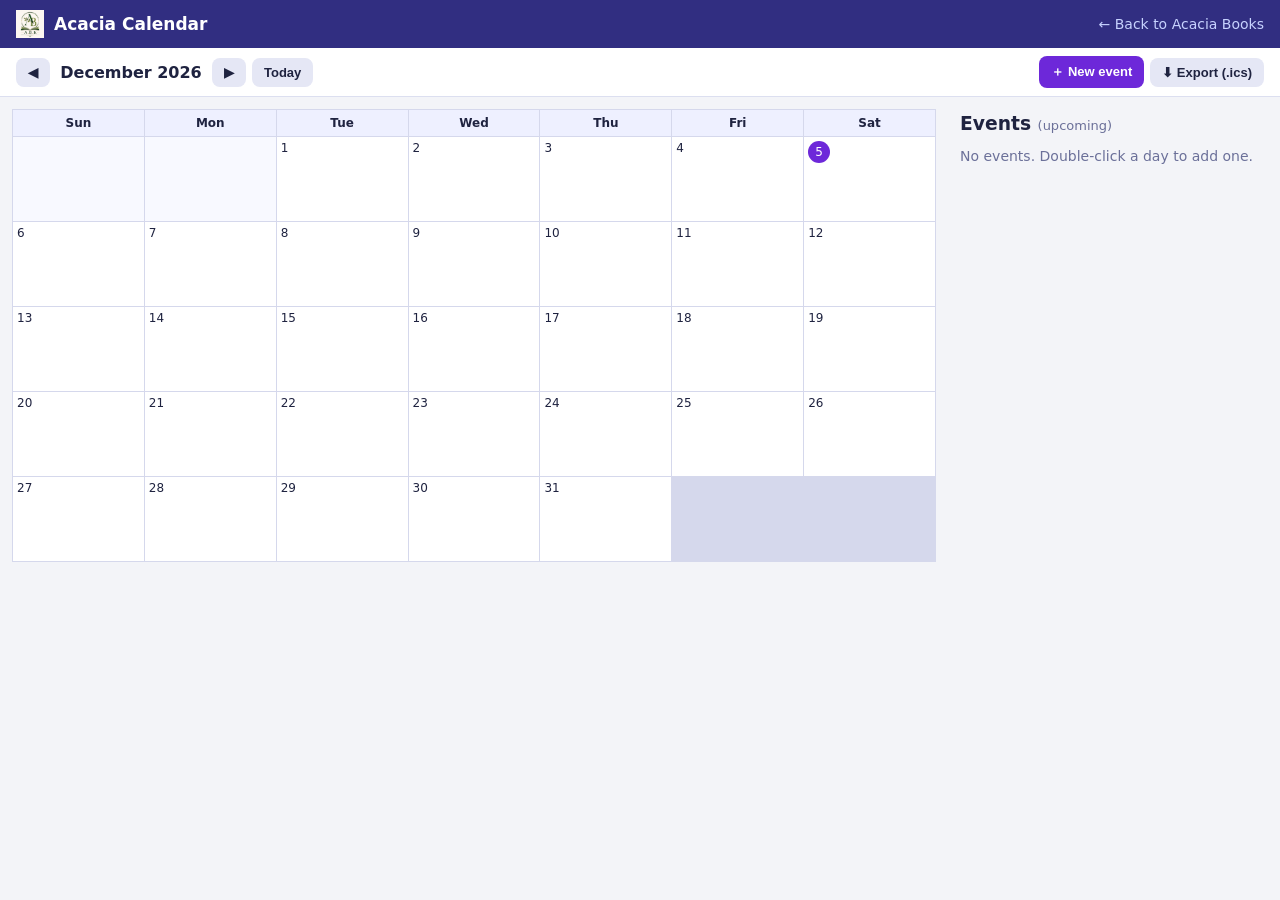
<file: acacia-calendar.html>
<!DOCTYPE html><html lang="en"><head><meta charset="UTF-8"><title>Acacia Calendar</title>
<meta name="viewport" content="width=device-width,initial-scale=1"><link rel="icon" href="acaciabooks-logo.png">
<style>
*{box-sizing:border-box}body{margin:0;font-family:system-ui,Segoe UI,Roboto,sans-serif;background:#f3f4f8;color:#1f2340}
.top{display:flex;align-items:center;gap:10px;padding:10px 16px;background:#312e81;color:#fff;flex-wrap:wrap}
.top img{height:28px}.top b{font-size:17px}.top a.back{margin-left:auto;color:#c7d2fe;text-decoration:none;font-size:14px}
.top input.title{background:#4338ca;border:0;color:#fff;border-radius:8px;padding:6px 10px;font-size:15px;min-width:200px}
button,.btn{cursor:pointer;border:0;border-radius:8px;padding:7px 12px;font-size:13px;font-weight:600;background:#6d28d9;color:#fff}
button:hover,.btn:hover{background:#7c3aed}button.g{background:#e5e7f5;color:#1f2340}button.g:hover{background:#d4d7ee}button.d{background:#dc2626}
.bar{display:flex;gap:6px;padding:8px 16px;background:#fff;border-bottom:1px solid #dcdff0;flex-wrap:wrap;align-items:center}
select{padding:6px;border-radius:8px;border:1px solid #c9cde6}
.side{width:230px;background:#fff;border-right:1px solid #dcdff0;overflow:auto;padding:10px}
.side .it{padding:8px;border-radius:8px;cursor:pointer;font-size:14px;display:flex;justify-content:space-between;gap:6px}
.side .it:hover,.side .it.on{background:#eef0ff}
.wrap{display:flex;height:calc(100vh - 100px)}.main{flex:1;overflow:auto}
@media(max-width:700px){.side{width:130px}}
</style></head><body>
<div class="top"><img src="acaciabooks-logo.png" alt=""><b>Acacia Calendar</b><a class="back" href="index.html">← Back to Acacia Books</a></div>

<div class="bar"><button class="g" onclick="mv(-1)">◀</button><b id="mt" style="min-width:150px;text-align:center"></b><button class="g" onclick="mv(1)">▶</button><button class="g" onclick="today()">Today</button>
<span style="margin-left:auto"></span><button onclick="addEv(sel||ds(new Date()))">＋ New event</button><button class="g" onclick="ics()">⬇ Export (.ics)</button></div>
<div style="display:flex;flex-wrap:wrap"><div style="flex:3;min-width:320px;padding:12px"><div id="cal" style="display:grid;grid-template-columns:repeat(7,1fr);gap:1px;background:#d5d8ec;border:1px solid #d5d8ec"></div></div>
<div style="flex:1;min-width:260px;padding:12px"><h3 style="margin:4px 0 10px">Events <span id="sd" style="font-weight:400;font-size:13px;color:#6b7099"></span></h3><div id="ev"></div></div></div>
<div id="dlg" style="display:none;position:fixed;inset:0;background:#0006;z-index:9;align-items:center;justify-content:center"><div style="background:#fff;border-radius:14px;padding:20px;width:340px;max-width:92vw">
<h3 style="margin-top:0">New event</h3><input id="et" placeholder="Title" style="width:100%;padding:9px;margin-bottom:8px;border:1px solid #c9cde6;border-radius:8px">
<input id="ed" type="date" style="width:100%;padding:9px;margin-bottom:8px;border:1px solid #c9cde6;border-radius:8px"><input id="eti" type="time" style="width:100%;padding:9px;margin-bottom:8px;border:1px solid #c9cde6;border-radius:8px">
<label style="font-size:14px"><input id="em" type="checkbox"> 🎥 Add an Acacia Meet link</label><div style="display:flex;gap:8px;margin-top:14px"><button onclick="saveEv()">Save</button><button class="g" onclick="$('dlg').style.display='none'">Cancel</button></div></div></div>
<script>
var $=function(i){return document.getElementById(i)},K="acaciaCal",evs=JSON.parse(localStorage.getItem(K)||"[]"),y,m,sel=null;
var d0=new Date();y=d0.getFullYear();m=d0.getMonth();
function ds(d){return d.getFullYear()+"-"+String(d.getMonth()+1).padStart(2,"0")+"-"+String(d.getDate()).padStart(2,"0")}
function save(){localStorage.setItem(K,JSON.stringify(evs))}
function mv(n){m+=n;if(m<0){m=11;y--}if(m>11){m=0;y++}draw()}function today(){var t=new Date();y=t.getFullYear();m=t.getMonth();sel=ds(t);draw()}
function draw(){$("mt").textContent=new Date(y,m,1).toLocaleDateString(undefined,{month:"long",year:"numeric"});var h="";
 "Sun Mon Tue Wed Thu Fri Sat".split(" ").forEach(function(d){h+='<div style="background:#eef0ff;padding:6px;text-align:center;font-size:12px;font-weight:600">'+d+'</div>'});
 var first=new Date(y,m,1).getDay(),n=new Date(y,m+1,0).getDate(),t=ds(new Date());for(var i=0;i<first;i++)h+='<div style="background:#f8f9ff;min-height:84px"></div>';
 for(var d=1;d<=n;d++){var k=y+"-"+String(m+1).padStart(2,"0")+"-"+String(d).padStart(2,"0"),es=evs.filter(function(e){return e.date===k});
  h+='<div onclick="sel=\''+k+'\';draw()" ondblclick="addEv(\''+k+'\')" style="background:'+(k===sel?'#ede9fe':'#fff')+';min-height:84px;padding:4px;cursor:pointer"><div style="font-size:12px;'+(k===t?'background:#6d28d9;color:#fff;border-radius:50%;width:22px;height:22px;text-align:center;line-height:22px':'')+'">'+d+'</div>'+
  es.slice(0,3).map(function(e){return '<div style="font-size:11px;background:#6d28d9;color:#fff;border-radius:4px;padding:1px 4px;margin-top:2px;overflow:hidden;white-space:nowrap;text-overflow:ellipsis">'+(e.time?e.time+" ":"")+e.title.replace(/</g,"&lt;")+'</div>'}).join("")+(es.length>3?'<div style="font-size:11px">+'+(es.length-3)+' more</div>':'')+'</div>'}
 $("cal").innerHTML=h;list()}
function list(){var s=sel,es=(s?evs.filter(function(e){return e.date===s}):evs.filter(function(e){return e.date>=ds(new Date())}).sort(function(a,b){return (a.date+a.time)<(b.date+b.time)?-1:1}).slice(0,15));
 $("sd").textContent=s?"on "+s:"(upcoming)";$("ev").innerHTML=es.length?es.map(function(e){return '<div style="background:#fff;border-radius:10px;padding:10px;margin-bottom:8px;box-shadow:0 1px 4px #0001"><b>'+e.title.replace(/</g,"&lt;")+'</b><div style="font-size:12px;color:#6b7099">'+e.date+(e.time?" · "+e.time:"")+'</div>'+(e.meet?'<a href="'+e.meet+'" target="_blank" class="btn" style="display:inline-block;margin-top:6px;text-decoration:none">🎥 Join Acacia Meet</a> ':'')+'<button class="g" style="margin-top:6px" onclick="rm('+e.id+')">Delete</button></div>'}).join(""):'<p style="color:#6b7099;font-size:14px">No events. Double‑click a day to add one.</p>'}
function addEv(d){$("et").value="";$("ed").value=d;$("eti").value="";$("em").checked=false;$("dlg").style.display="flex"}
function saveEv(){var t=$("et").value.trim();if(!t)return alert("Enter a title");var e={id:Date.now(),title:t,date:$("ed").value,time:$("eti").value};
 if($("em").checked){var base=location.href.replace(/[^\/]*$/,"");e.meet=base+"meet.html?room=acacia-"+Math.floor(1000+Math.random()*9000)}
 evs.push(e);save();$("dlg").style.display="none";sel=e.date;var p=e.date.split("-");y=+p[0];m=+p[1]-1;draw()}
function rm(id){evs=evs.filter(function(e){return e.id!==id});save();draw()}
function ics(){var L=["BEGIN:VCALENDAR","VERSION:2.0","PRODID:-//Acacia//Calendar//EN"];evs.forEach(function(e){var d=e.date.replace(/-/g,""),t=e.time?"T"+e.time.replace(":","")+"00":"";
 L.push("BEGIN:VEVENT","UID:"+e.id+"@acacia","DTSTAMP:"+new Date().toISOString().replace(/[-:]|\.\d+/g,""),e.time?"DTSTART:"+d+t:"DTSTART;VALUE=DATE:"+d,"SUMMARY:"+e.title+(e.meet?"\nURL:"+e.meet:""),"END:VEVENT")});L.push("END:VCALENDAR");
 var a=document.createElement("a");a.href=URL.createObjectURL(new Blob([L.join("\r\n")],{type:"text/calendar"}));a.download="acacia-calendar.ics";a.click()}
draw();
</script></body></html>
</file>
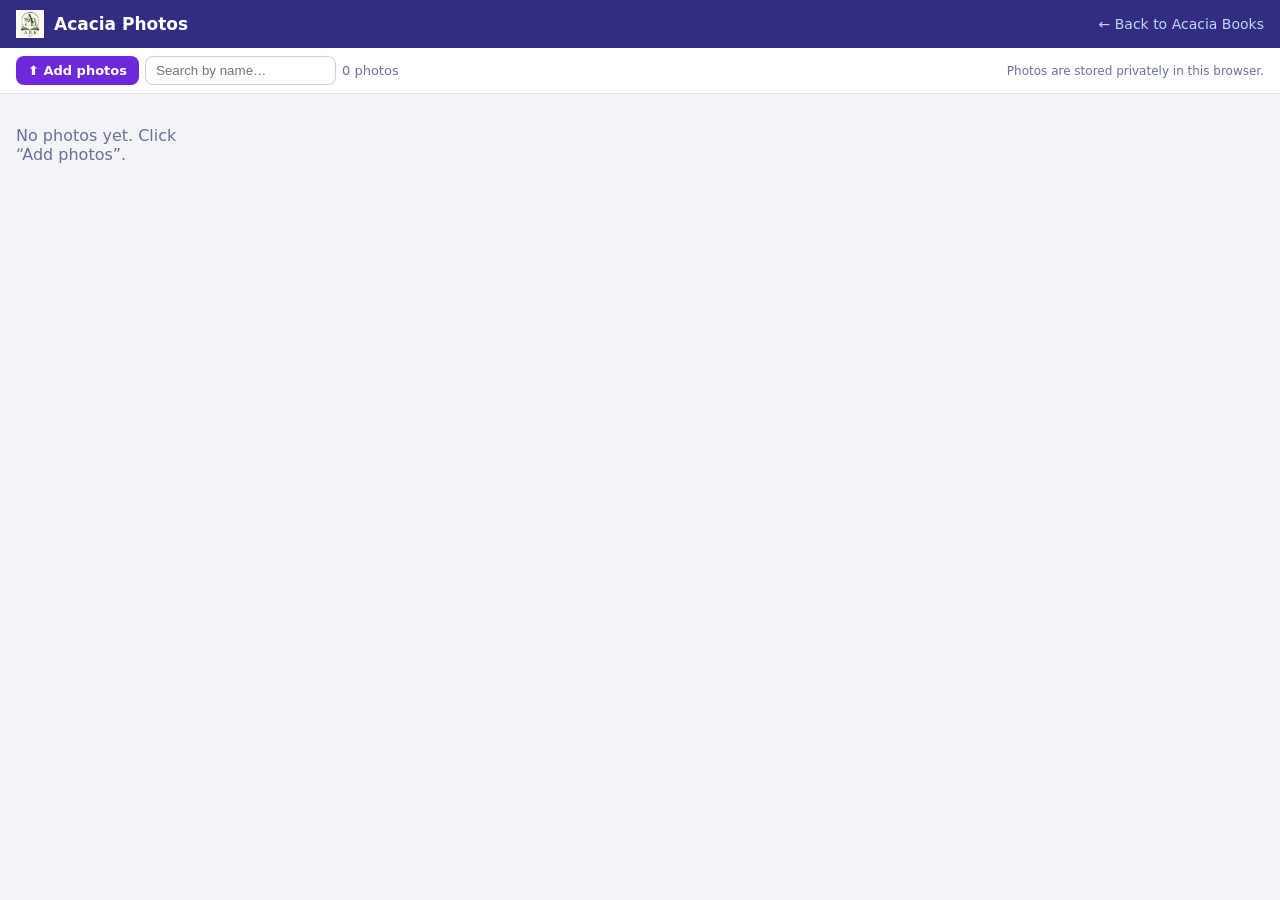
<file: acacia-photos.html>
<!DOCTYPE html><html lang="en"><head><meta charset="UTF-8"><title>Acacia Photos</title>
<meta name="viewport" content="width=device-width,initial-scale=1"><link rel="icon" href="acaciabooks-logo.png">
<style>
*{box-sizing:border-box}body{margin:0;font-family:system-ui,Segoe UI,Roboto,sans-serif;background:#f3f4f8;color:#1f2340}
.top{display:flex;align-items:center;gap:10px;padding:10px 16px;background:#312e81;color:#fff;flex-wrap:wrap}
.top img{height:28px}.top b{font-size:17px}.top a.back{margin-left:auto;color:#c7d2fe;text-decoration:none;font-size:14px}
.top input.title{background:#4338ca;border:0;color:#fff;border-radius:8px;padding:6px 10px;font-size:15px;min-width:200px}
button,.btn{cursor:pointer;border:0;border-radius:8px;padding:7px 12px;font-size:13px;font-weight:600;background:#6d28d9;color:#fff}
button:hover,.btn:hover{background:#7c3aed}button.g{background:#e5e7f5;color:#1f2340}button.g:hover{background:#d4d7ee}button.d{background:#dc2626}
.bar{display:flex;gap:6px;padding:8px 16px;background:#fff;border-bottom:1px solid #dcdff0;flex-wrap:wrap;align-items:center}
select{padding:6px;border-radius:8px;border:1px solid #c9cde6}
.side{width:230px;background:#fff;border-right:1px solid #dcdff0;overflow:auto;padding:10px}
.side .it{padding:8px;border-radius:8px;cursor:pointer;font-size:14px;display:flex;justify-content:space-between;gap:6px}
.side .it:hover,.side .it.on{background:#eef0ff}
.wrap{display:flex;height:calc(100vh - 100px)}.main{flex:1;overflow:auto}
@media(max-width:700px){.side{width:130px}}
</style></head><body>
<div class="top"><img src="acaciabooks-logo.png" alt=""><b>Acacia Photos</b><a class="back" href="index.html">← Back to Acacia Books</a></div>

<div class="bar"><label class="btn">⬆ Add photos<input id="f" type="file" accept="image/*" multiple hidden onchange="add(this.files)"></label>
<input id="q" placeholder="Search by name…" oninput="render()" style="padding:6px 10px;border-radius:8px;border:1px solid #c9cde6"><span id="n" style="font-size:13px;color:#6b7099"></span>
<span style="font-size:12px;color:#6b7099;margin-left:auto">Photos are stored privately in this browser.</span></div>
<div id="grid" style="display:grid;grid-template-columns:repeat(auto-fill,minmax(170px,1fr));gap:10px;padding:16px"></div>
<div id="lb" style="display:none;position:fixed;inset:0;background:#000d;z-index:9;align-items:center;justify-content:center;flex-direction:column;gap:12px" onclick="if(event.target===this)this.style.display='none'">
<img id="big" style="max-width:92vw;max-height:80vh;border-radius:8px"><div><a id="dl" class="btn" style="text-decoration:none">⬇ Download</a> <button class="d" onclick="del()">🗑 Delete</button> <button class="g" onclick="$('lb').style.display='none'">Close</button></div></div>
<script>
var $=function(i){return document.getElementById(i)},db,items=[],sel=null;
var rq=indexedDB.open("acaciaPhotos",1);rq.onupgradeneeded=function(){rq.result.createObjectStore("p",{keyPath:"id"})};
rq.onsuccess=function(){db=rq.result;load()};rq.onerror=function(){alert("Photo storage is not available in this browser mode.")};
function store(m){return db.transaction("p",m).objectStore("p")}
function load(){store("readonly").getAll().onsuccess=function(e){items=e.target.result.sort(function(a,b){return b.id-a.id});render()}}
function add(fs){var l=[].slice.call(fs),i=0;(function next(){if(i>=l.length){load();return}var f=l[i++];store("readwrite").put({id:Date.now()+i,name:f.name,type:f.type,blob:f}).transaction.oncomplete=next})()}
function render(){var q=$("q").value.toLowerCase(),v=items.filter(function(p){return p.name.toLowerCase().indexOf(q)>-1});$("n").textContent=v.length+" photo"+(v.length==1?"":"s");
 $("grid").innerHTML="";v.forEach(function(p){var u=URL.createObjectURL(p.blob),d=document.createElement("div");d.style.cssText="aspect-ratio:1;border-radius:10px;overflow:hidden;cursor:pointer;background:#ddd";
  d.innerHTML='<img src="'+u+'" style="width:100%;height:100%;object-fit:cover">';d.onclick=function(){sel=p;$("big").src=u;$("dl").href=u;$("dl").download=p.name;$("lb").style.display="flex"};$("grid").appendChild(d)});
 if(!v.length)$("grid").innerHTML='<p style="color:#6b7099">No photos yet. Click “Add photos”.</p>'}
function del(){if(!sel||!confirm("Delete this photo?"))return;store("readwrite").delete(sel.id).transaction.oncomplete=function(){$("lb").style.display="none";load()}}
</script></body></html>
</file>
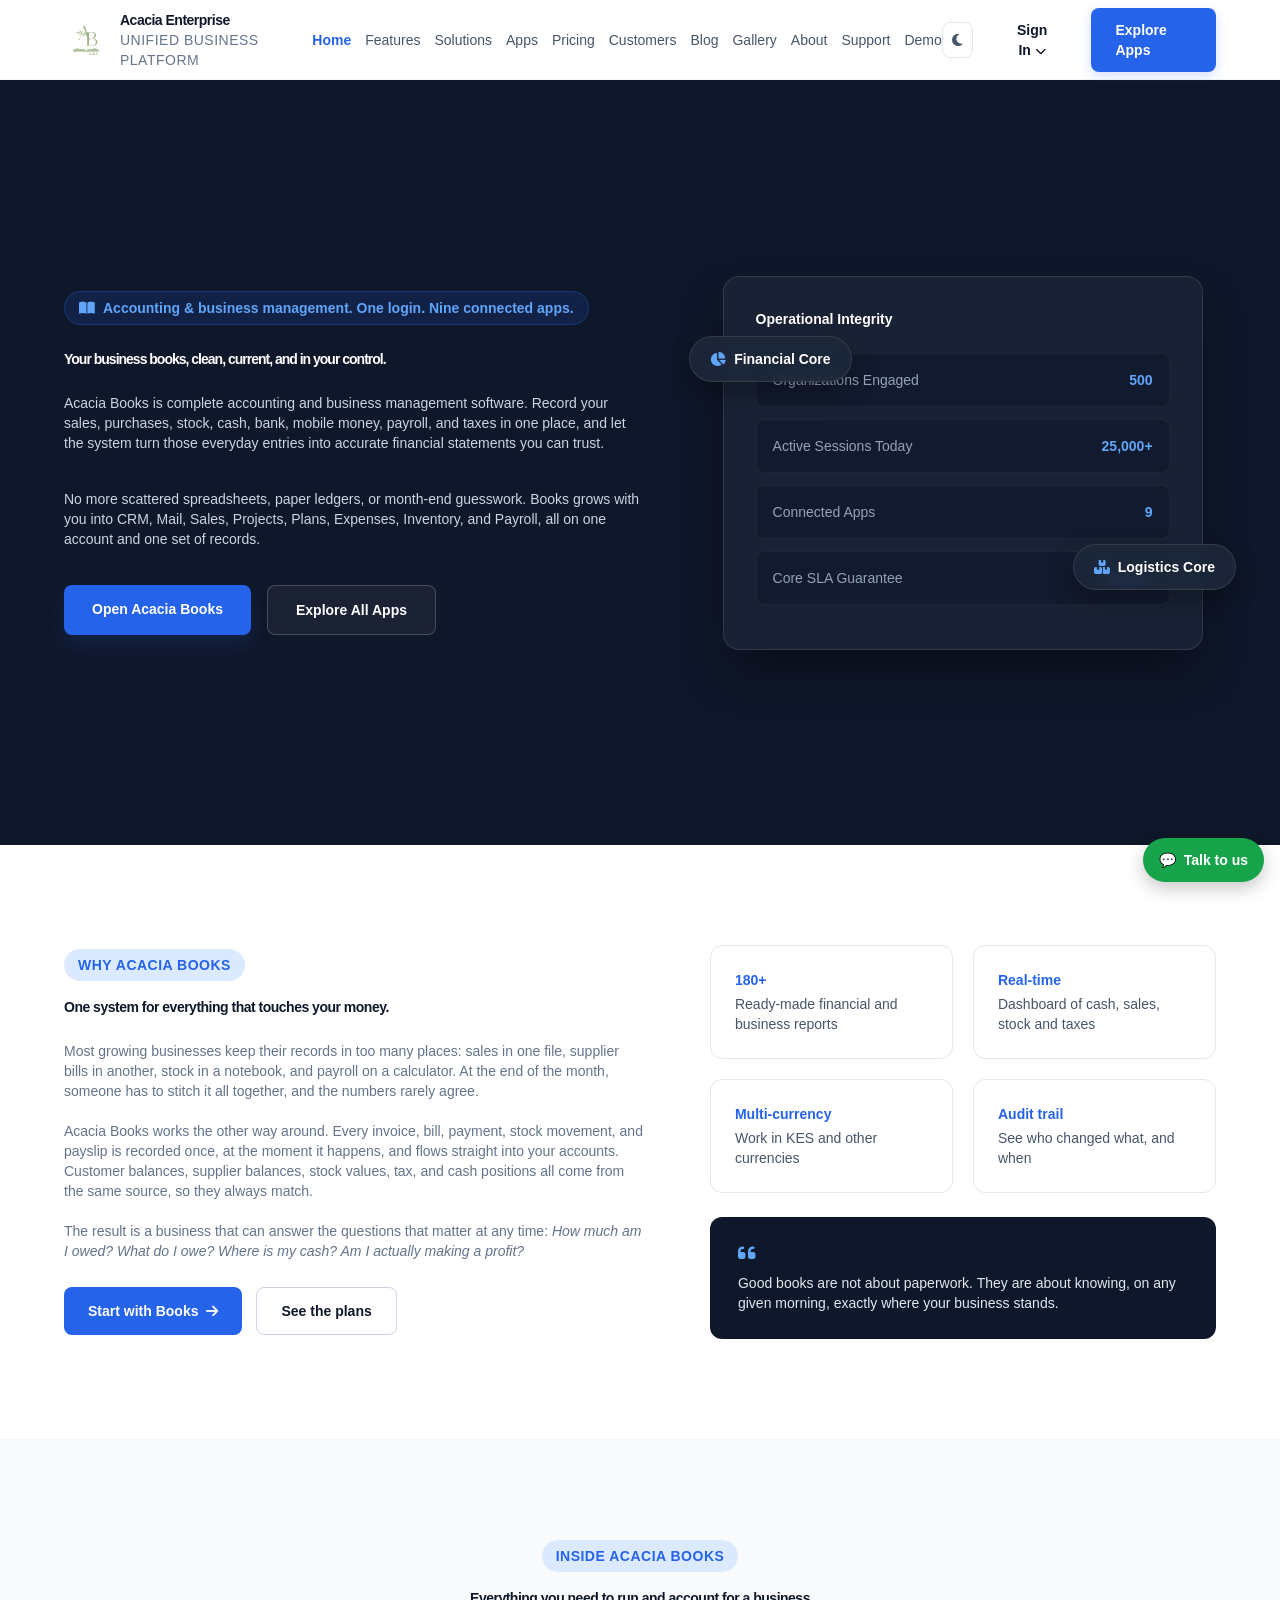
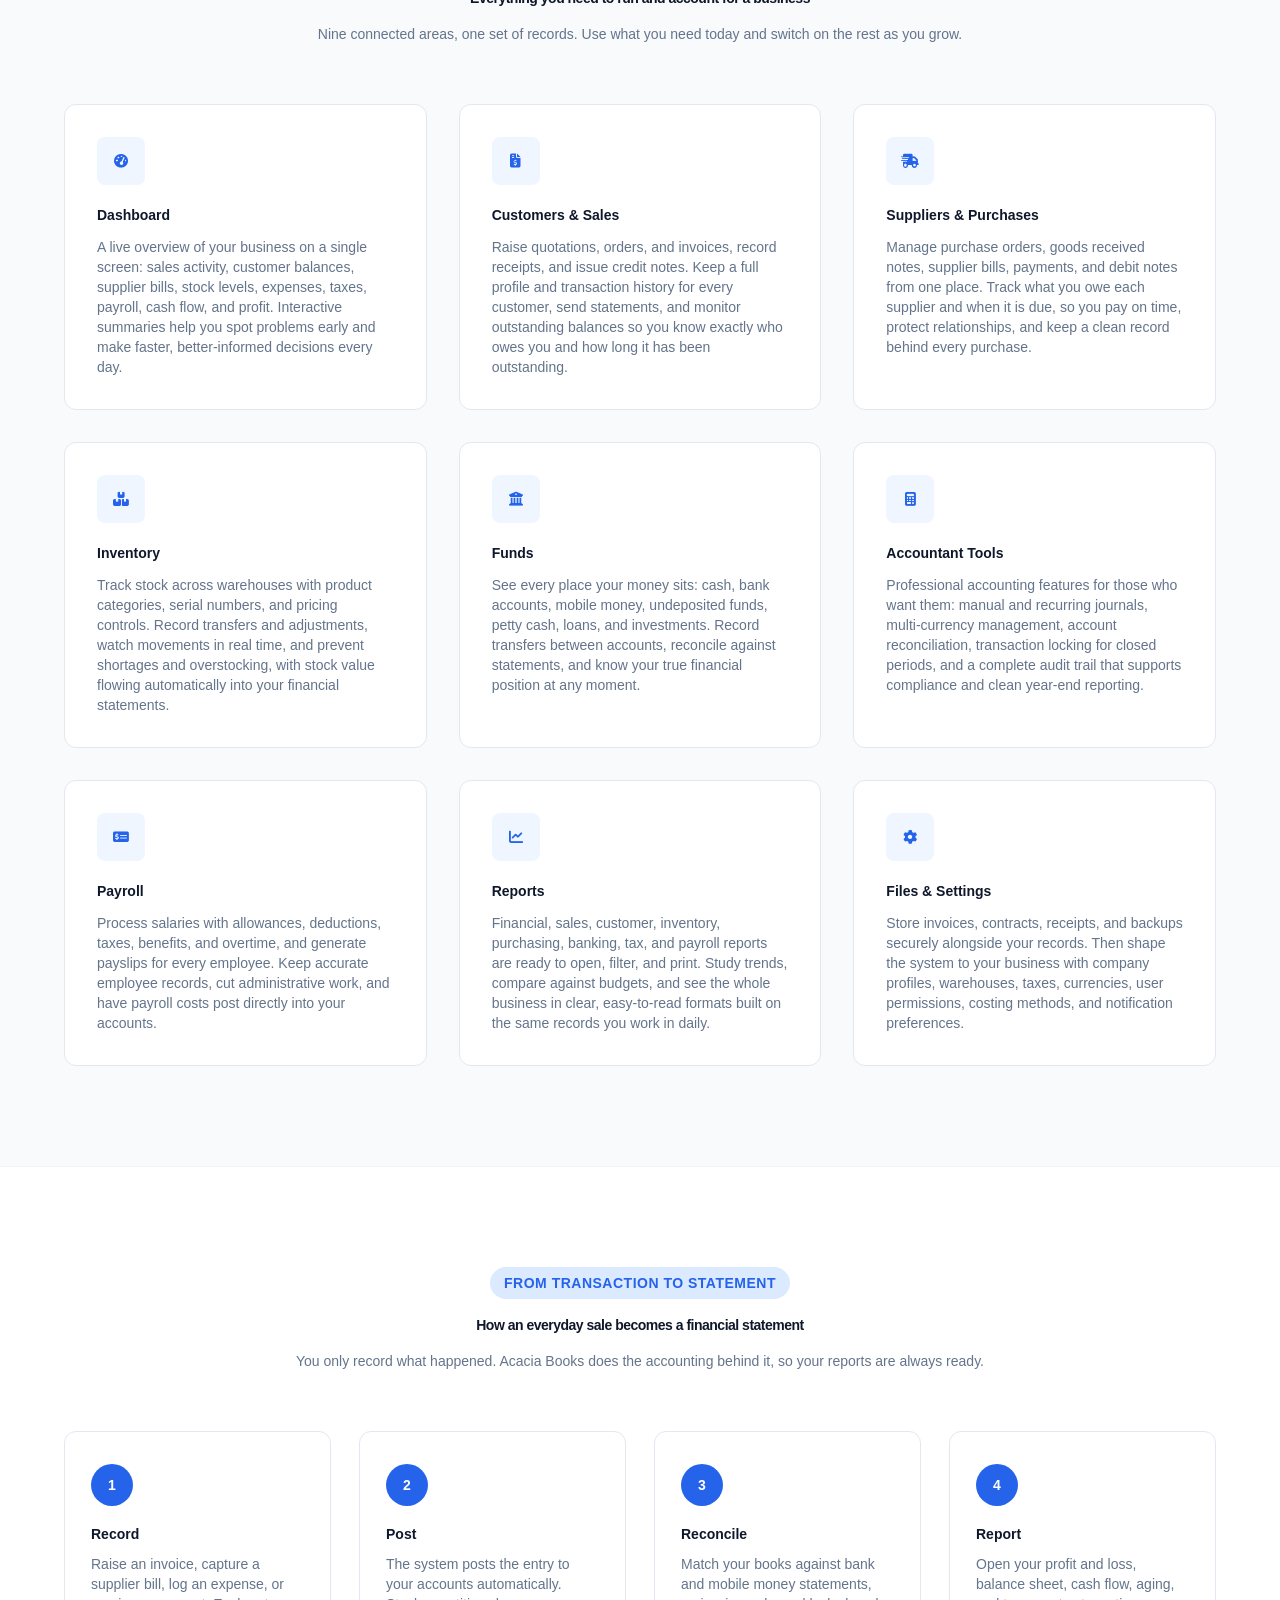
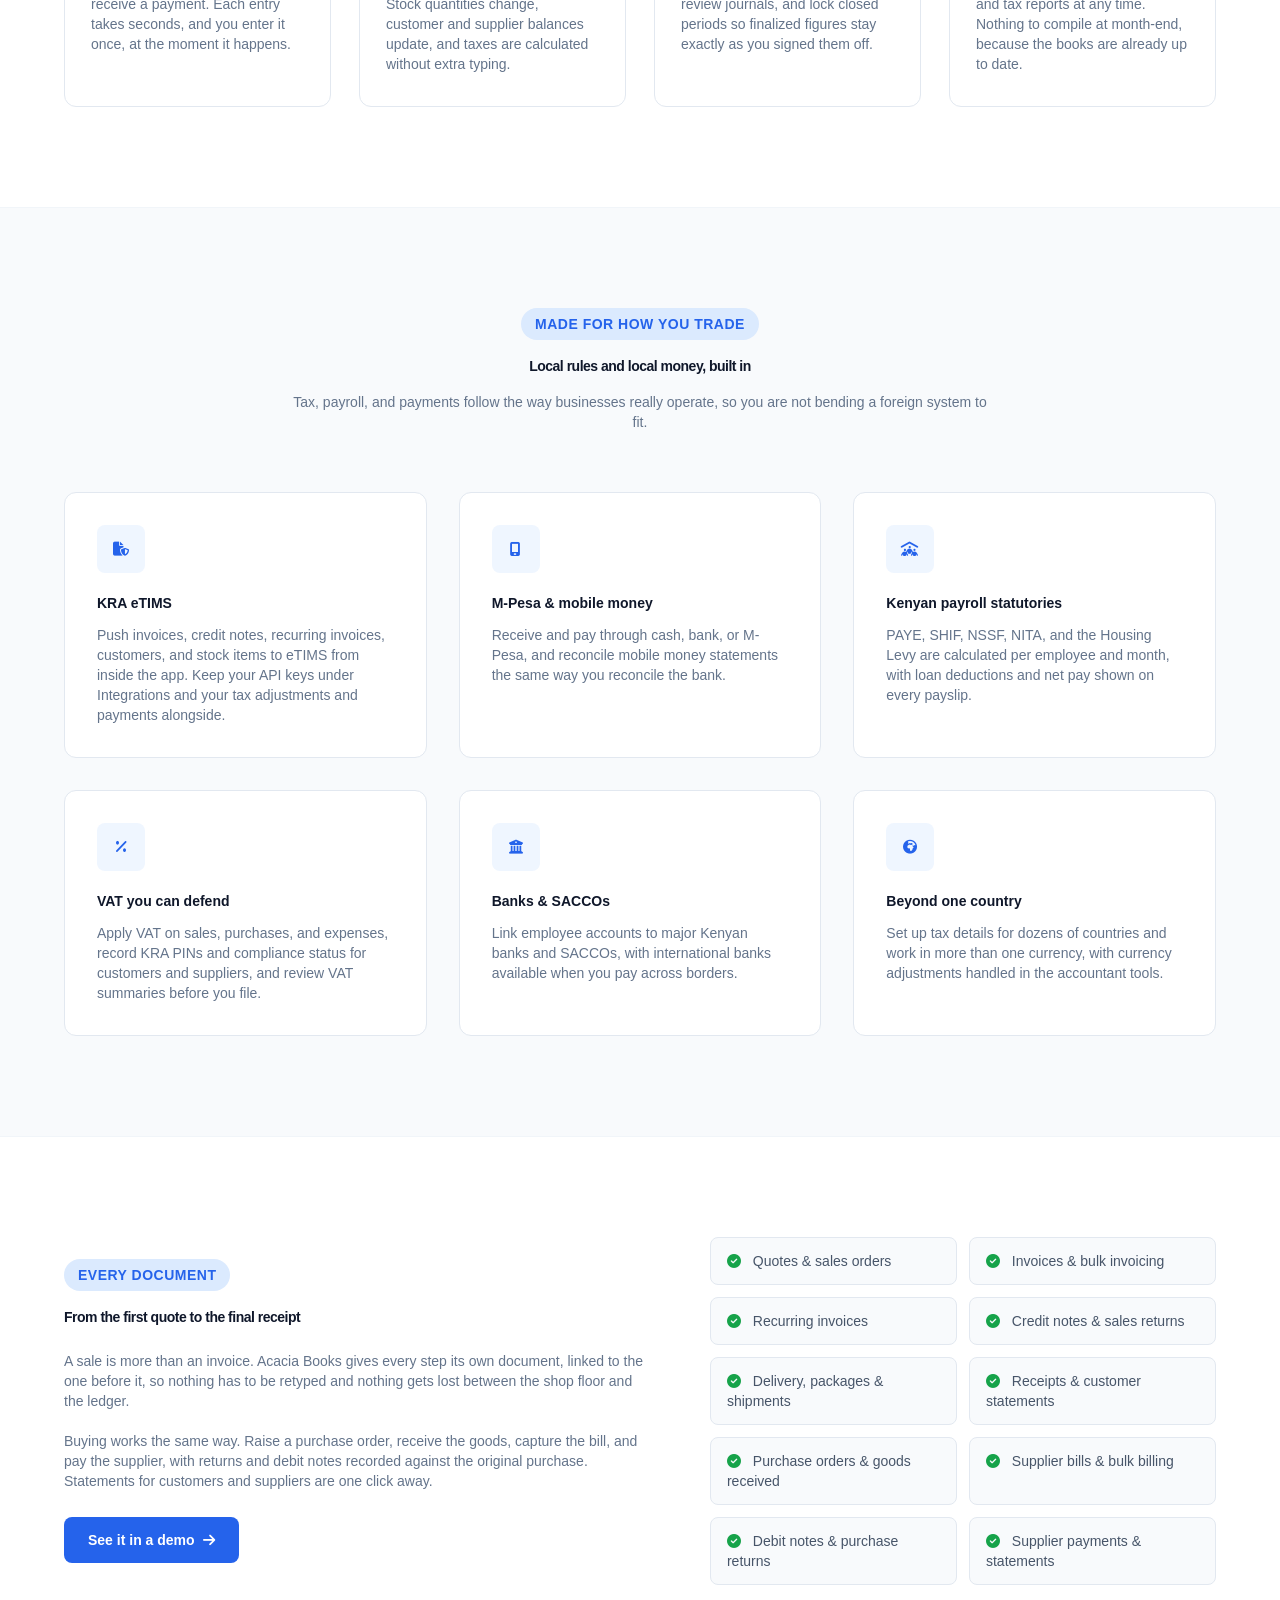
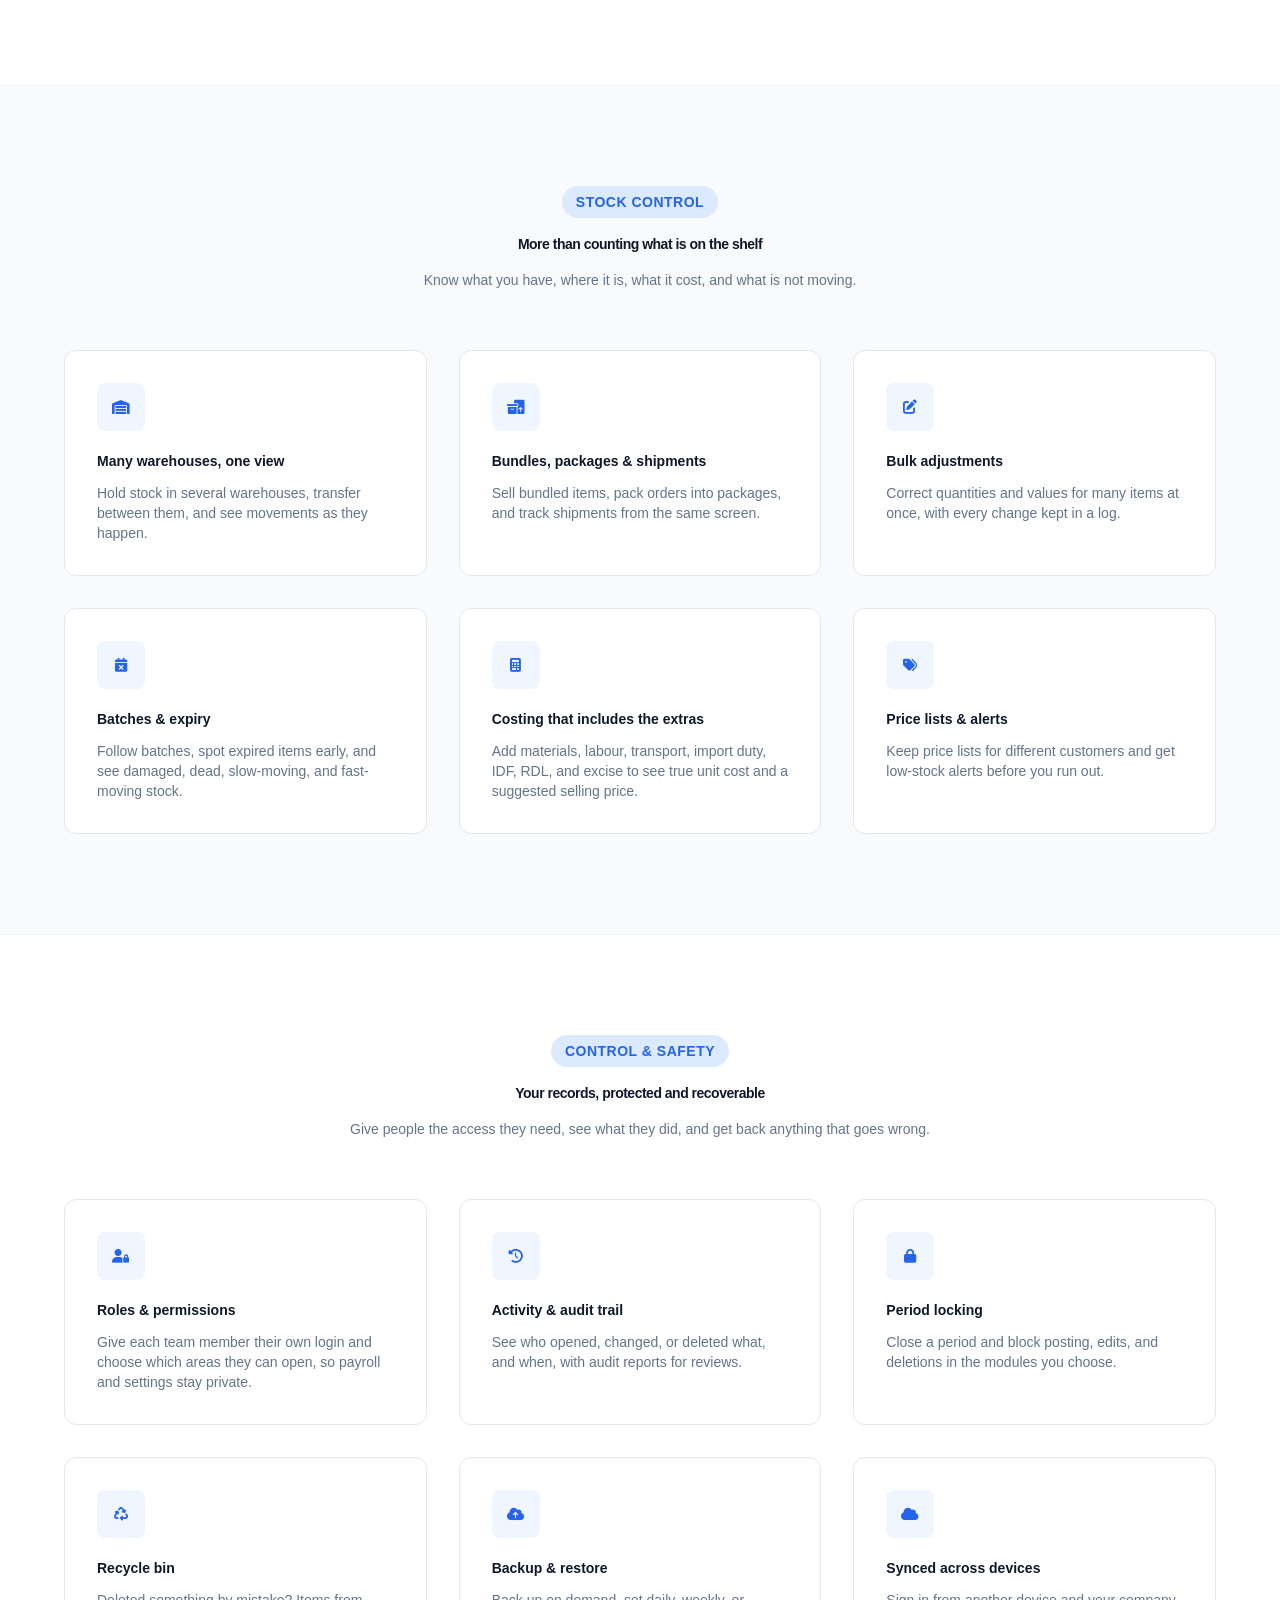
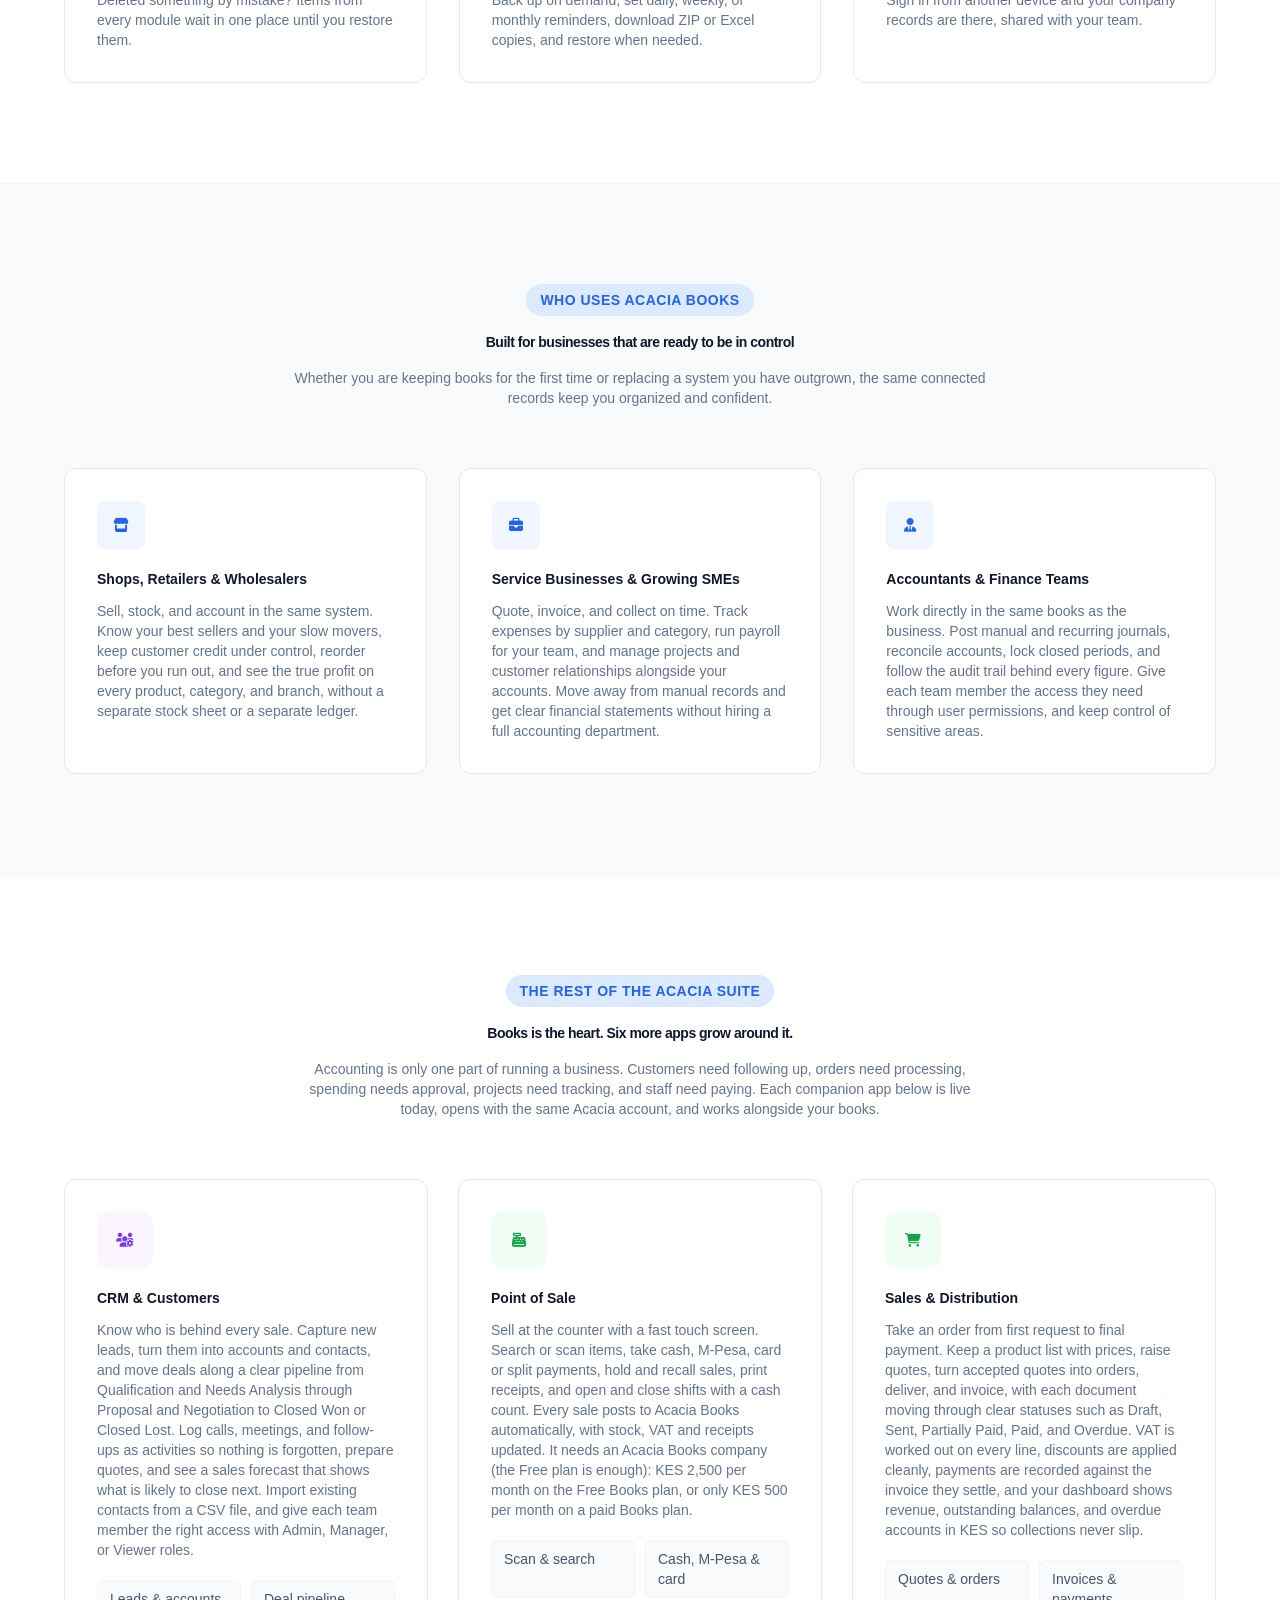
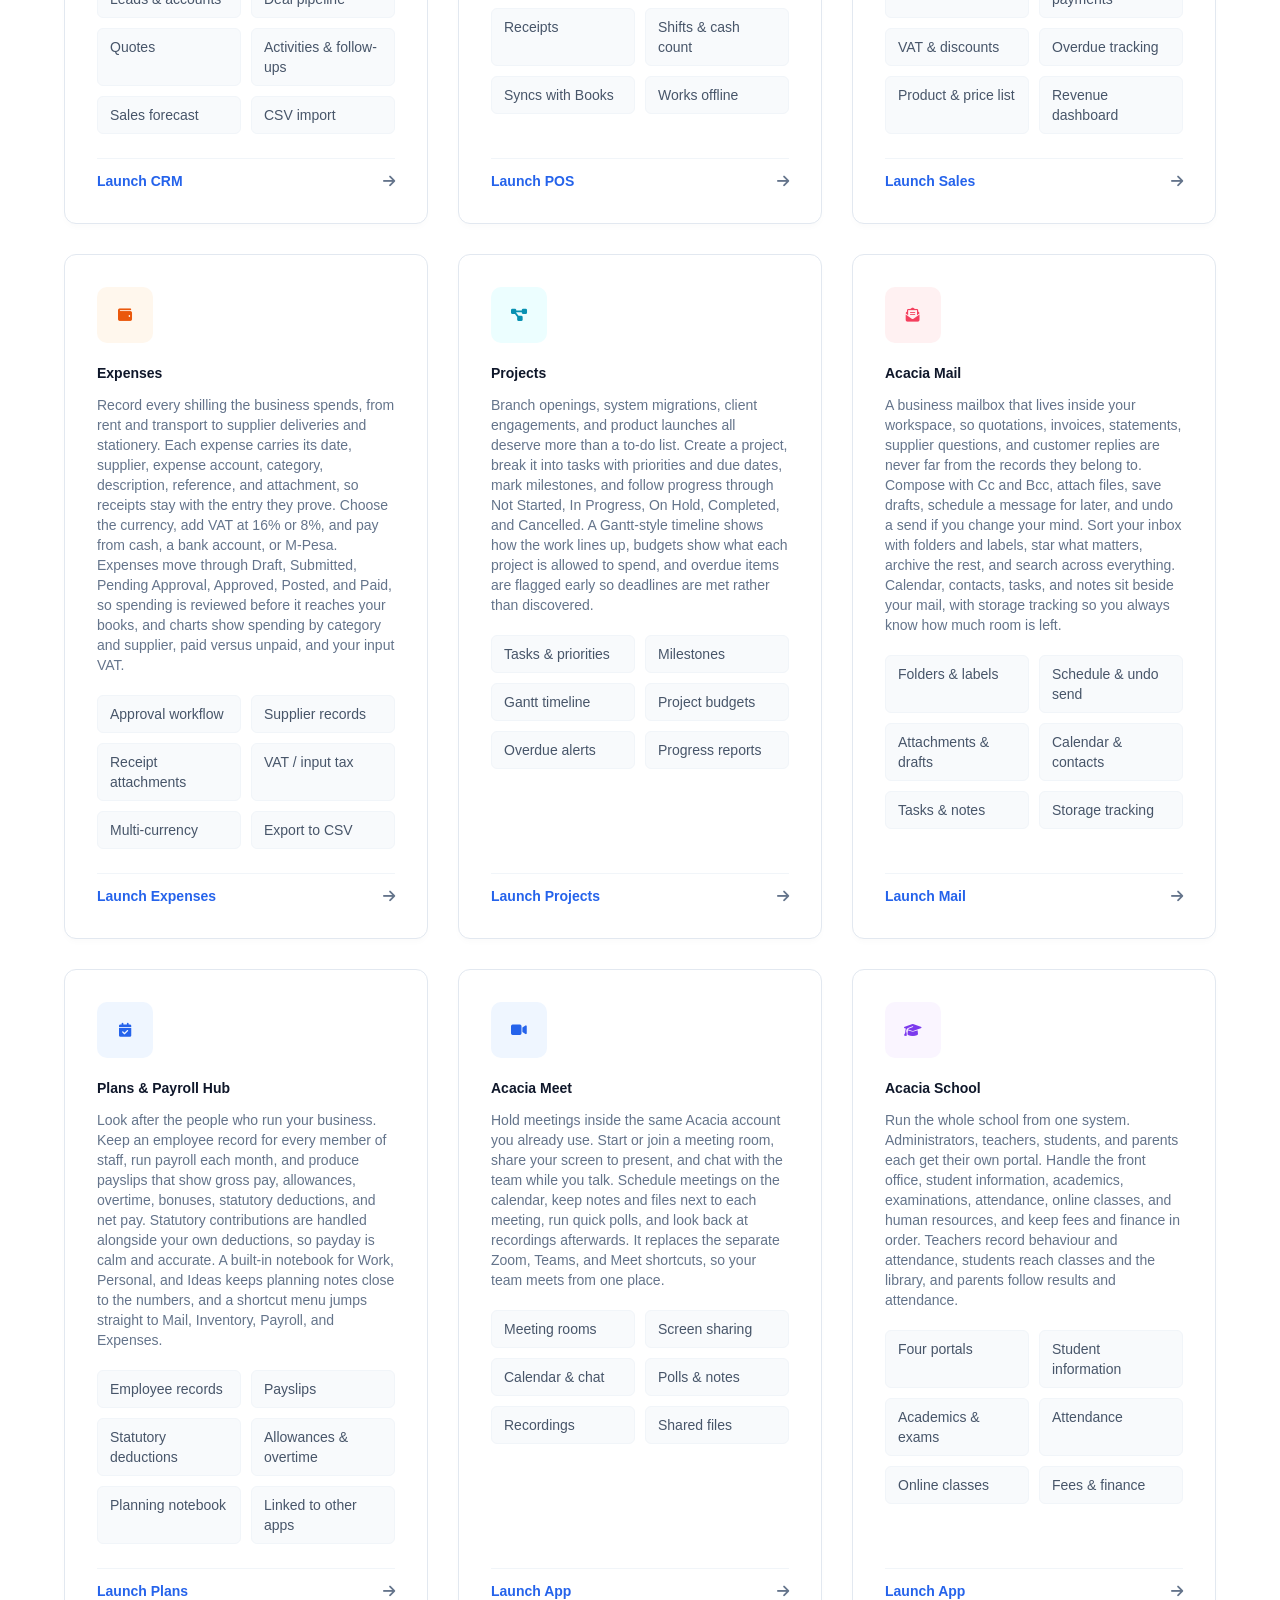
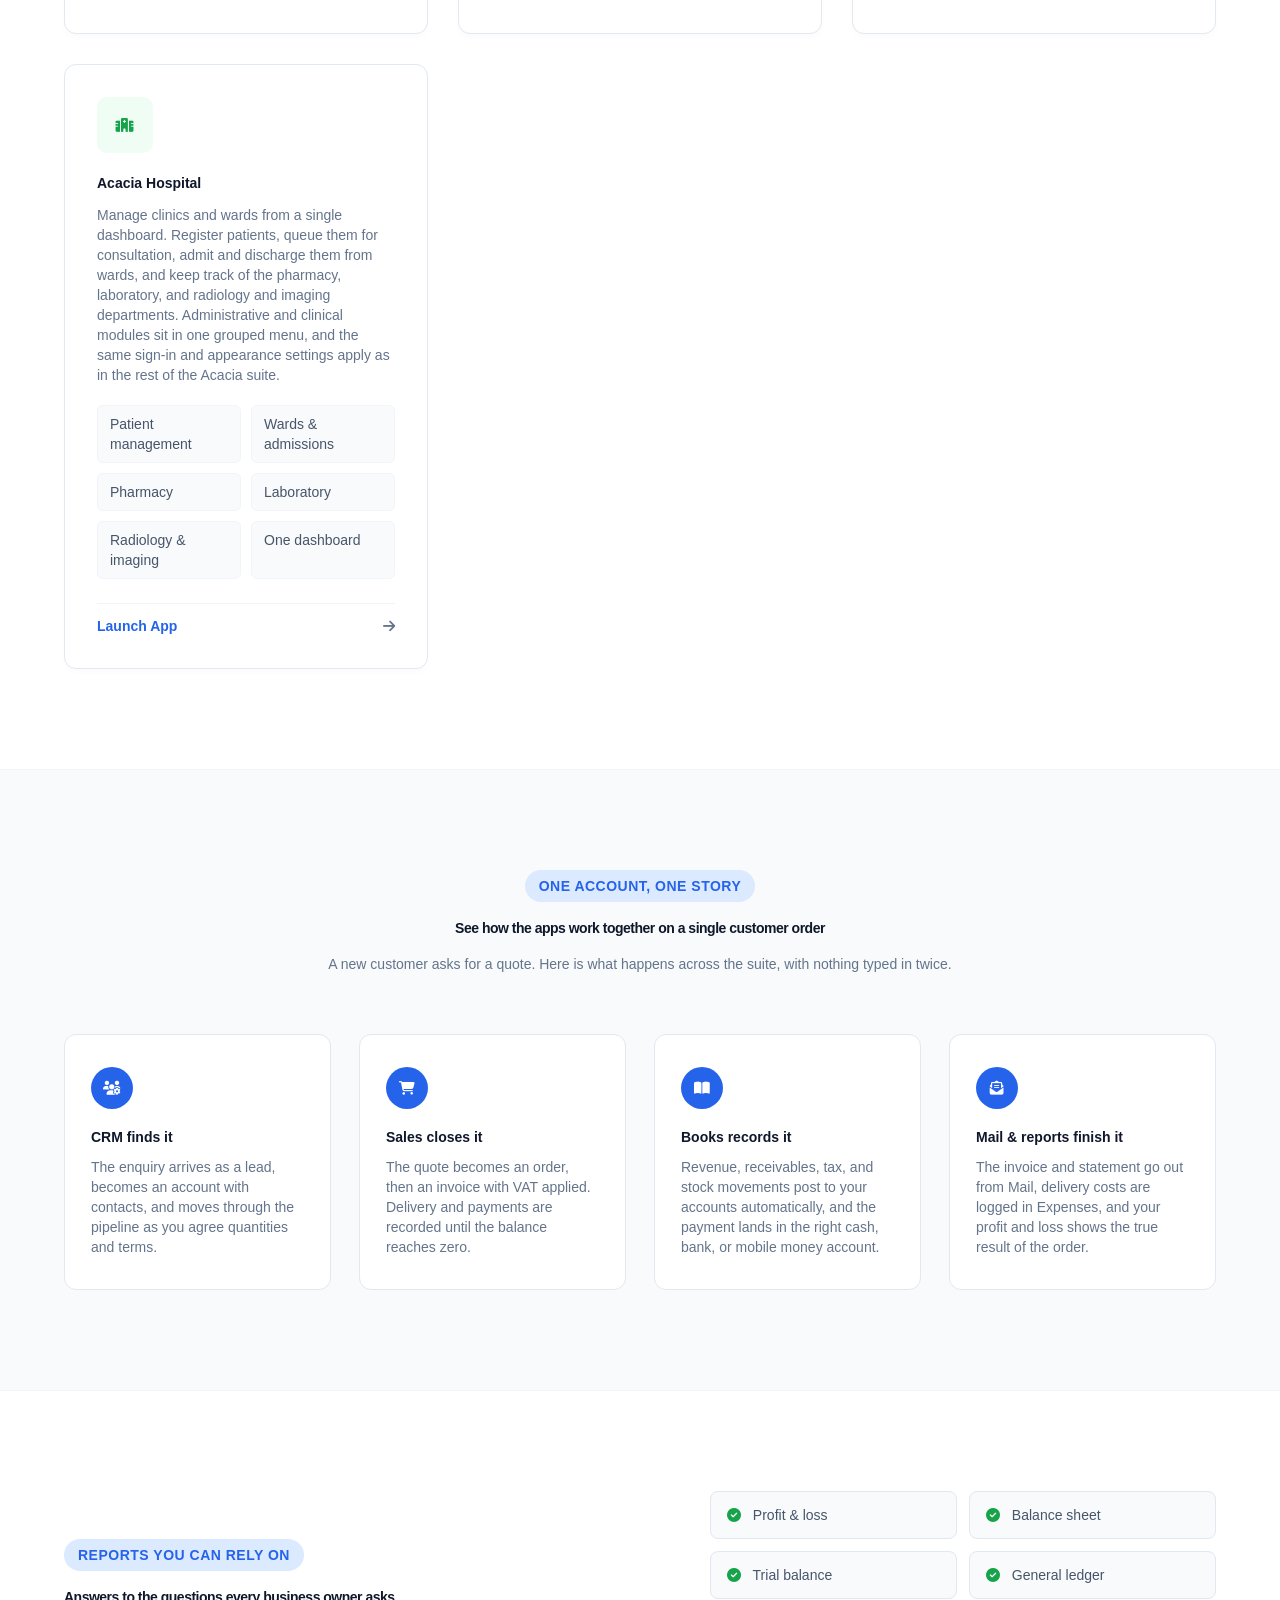
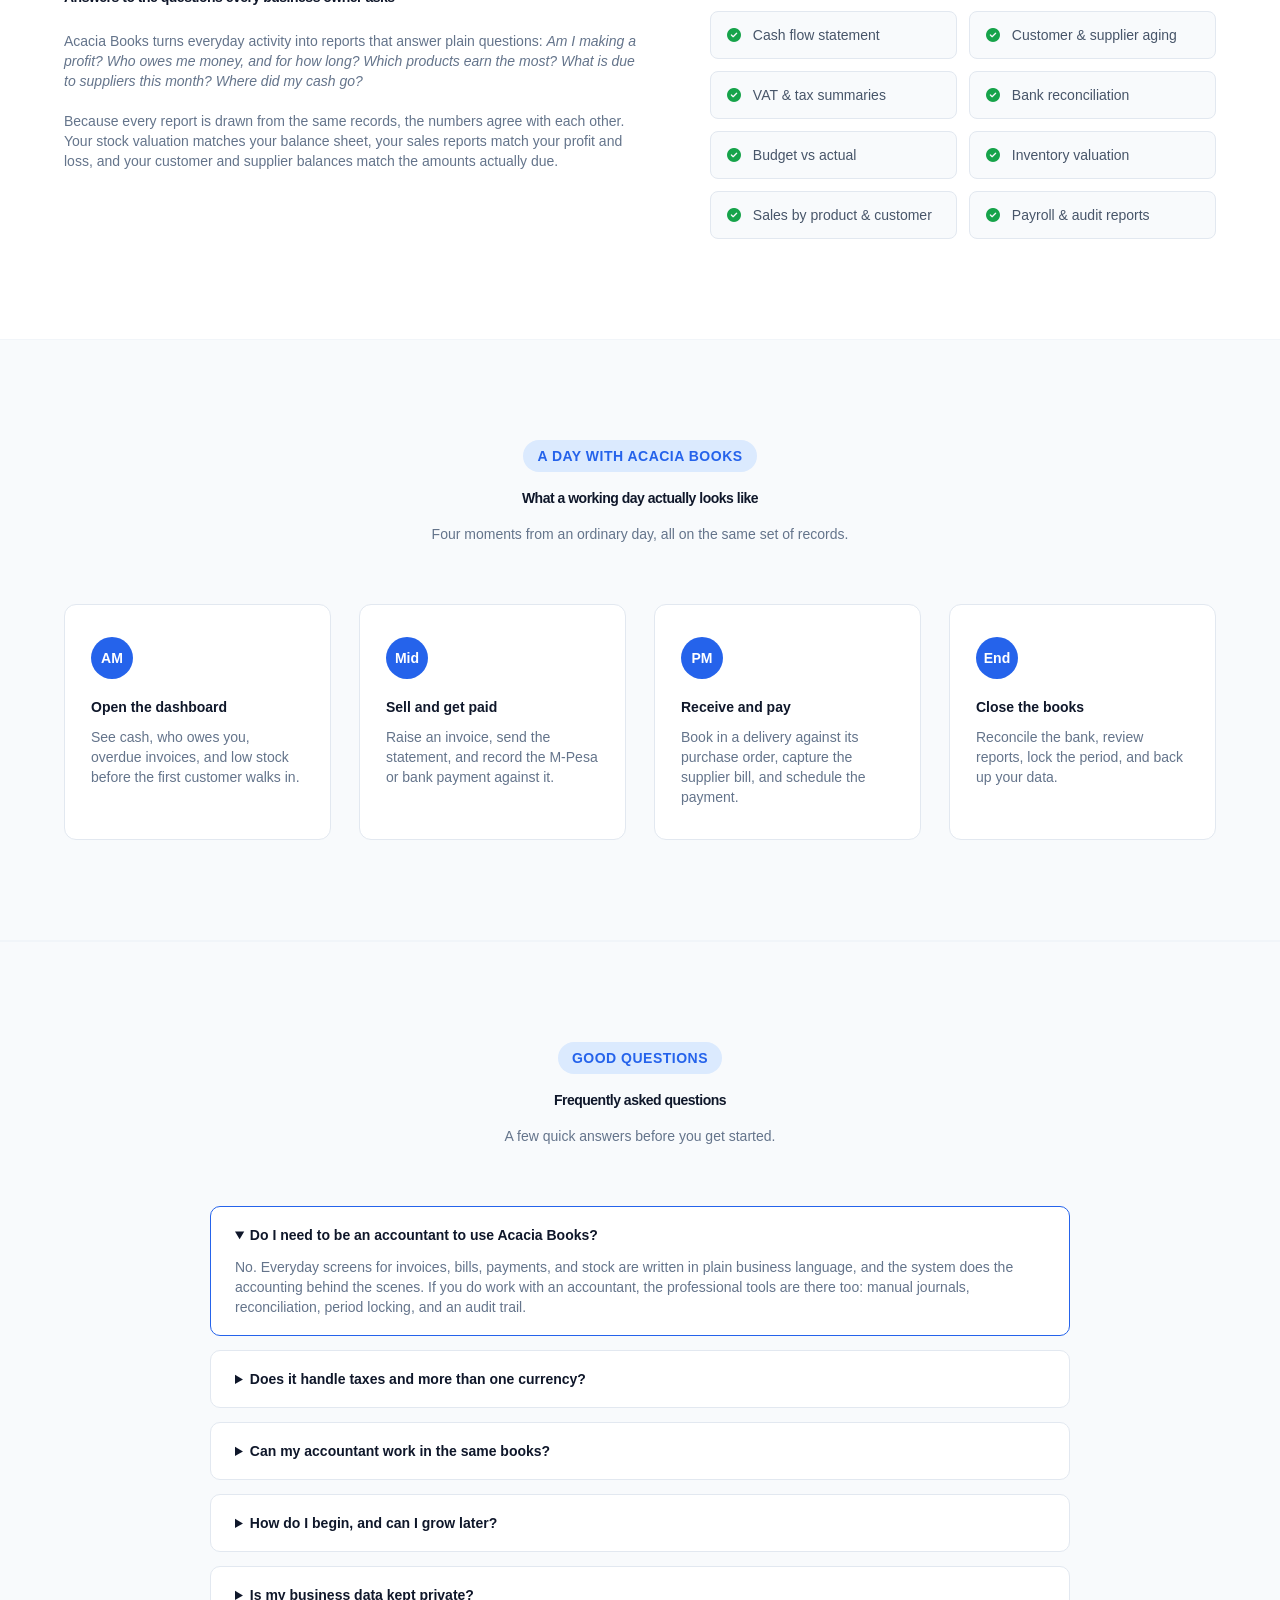
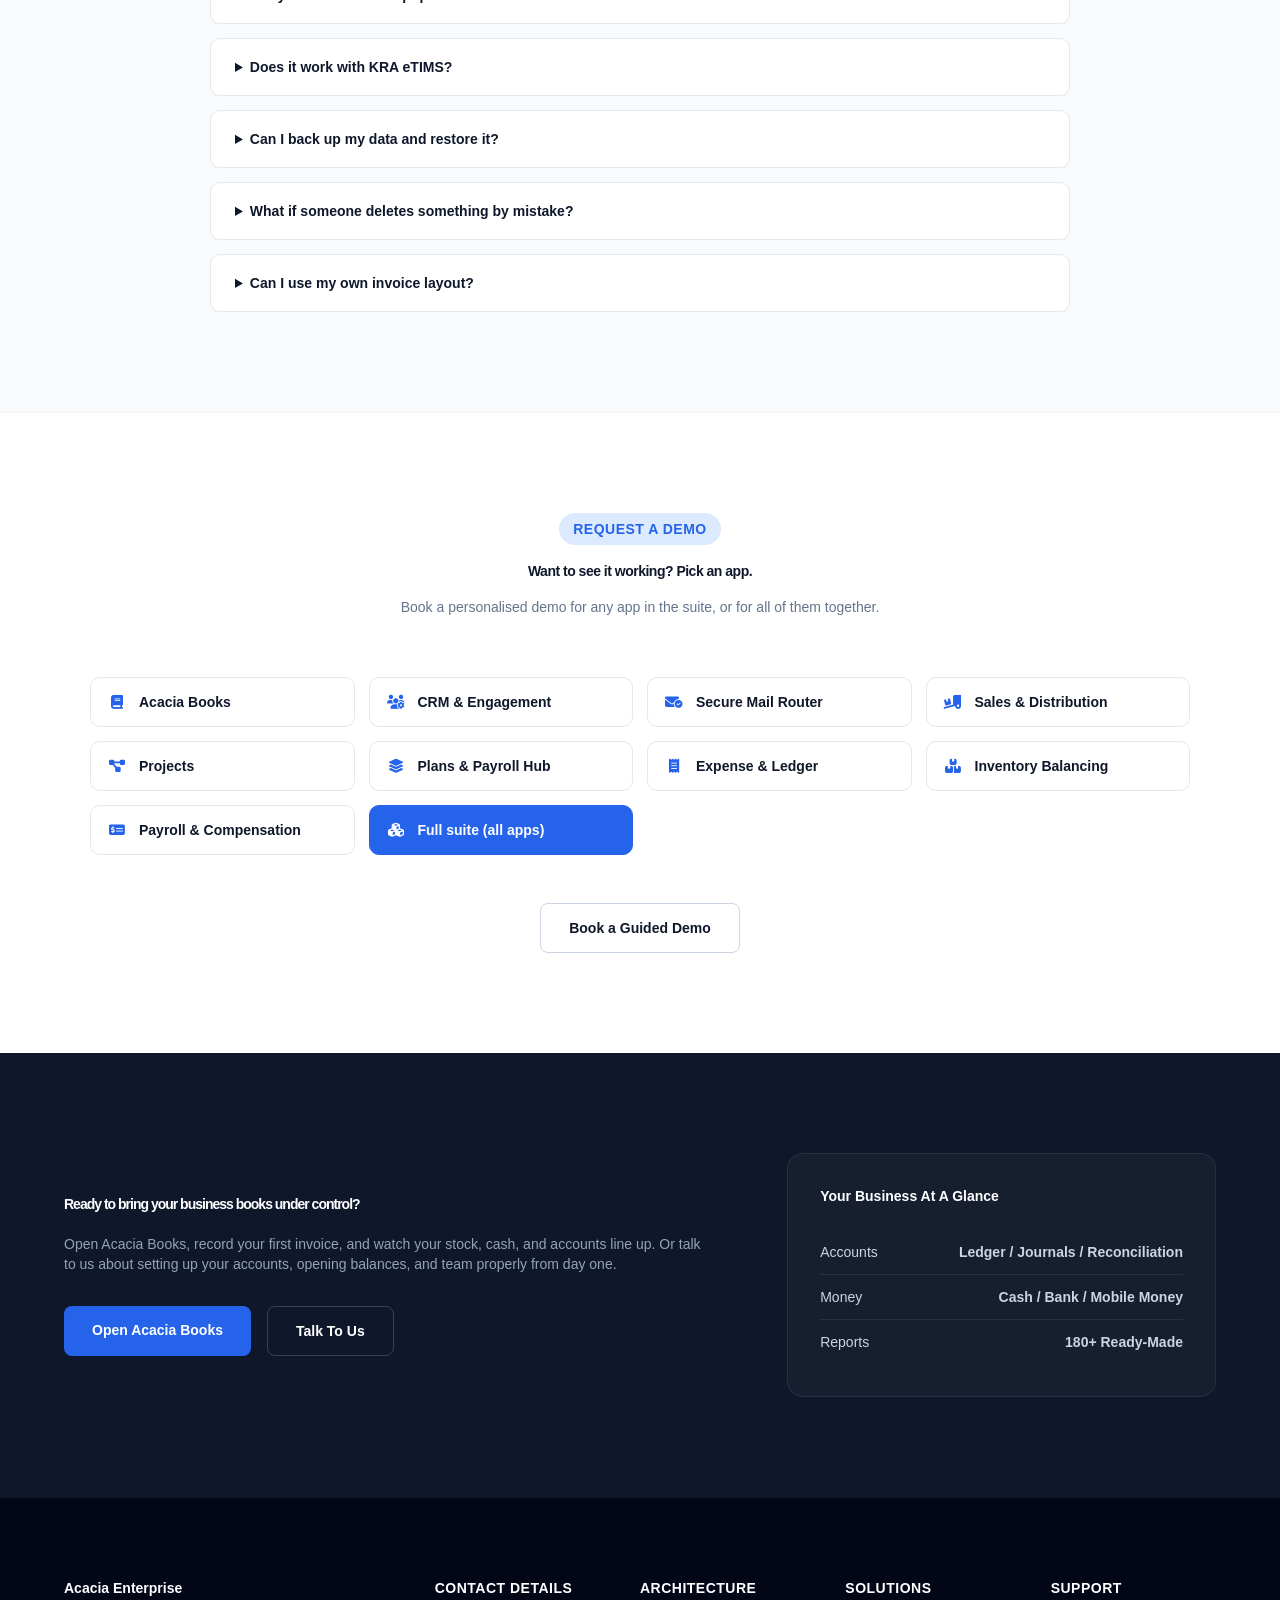
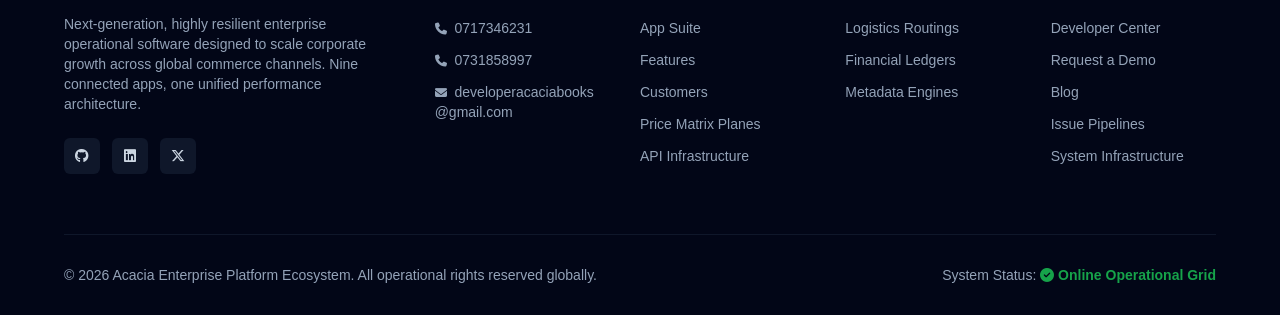
<file: landing.html>
<!DOCTYPE html><html lang="en"><head><link rel="manifest" href="manifest.webmanifest"><link rel="icon" type="image/png" sizes="32x32" href="favicon-32.png"><link rel="apple-touch-icon" sizes="180x180" href="apple-touch-icon.png"><meta name="mobile-web-app-capable" content="yes"><meta name="apple-mobile-web-app-capable" content="yes"><meta name="apple-mobile-web-app-title" content="Books"><meta name="theme-color" content="#1b5e20"><meta charset="UTF-8"><script>(function(){try{if('serviceWorker' in navigator&&true)window.addEventListener('load',function(){navigator.serviceWorker.register('sw.js').catch(function(){})});}catch(e){}
var dp=null,btn=null;function sa(){return(window.matchMedia&&matchMedia('(display-mode: standalone)').matches)||navigator.standalone===true}
function hide(){if(btn&&btn.parentNode)btn.parentNode.removeChild(btn);btn=null}
window.addEventListener('beforeinstallprompt',function(e){e.preventDefault();dp=e;if(sa()||btn)return;try{if(sessionStorage.getItem('acx_install_hidden'))return}catch(x){}
function show(){if(btn||!document.body)return;btn=document.createElement('div');btn.style.cssText='position:fixed;right:16px;bottom:16px;z-index:2147483000;display:flex;align-items:center;gap:6px;background:#1b5e20;color:#fff;border-radius:999px;padding:9px 8px 9px 16px;font:600 13px system-ui,Segoe UI,sans-serif;box-shadow:0 4px 14px rgba(0,0,0,.28);cursor:pointer';
btn.innerHTML='<span>Install app</span><span data-x="1" style="padding:0 8px;opacity:.85;font-size:16px;line-height:1">&times;</span>';
btn.addEventListener('click',function(ev){if(ev.target&&ev.target.getAttribute&&ev.target.getAttribute('data-x')){try{sessionStorage.setItem('acx_install_hidden','1')}catch(x){}hide();return}if(!dp)return;dp.prompt();dp.userChoice.then(function(){dp=null;hide()},function(){})});document.body.appendChild(btn)}
if(document.body)show();else document.addEventListener('DOMContentLoaded',show)});
window.addEventListener('appinstalled',hide)})();</script><meta name="viewport" content="width=device-width,initial-scale=1"><title>Acacia Enterprise</title><meta name="description" content="Acacia Books and 8 connected business apps: accounting, inventory, invoicing, payroll, CRM and more. Start free."><link href="https://fonts.googleapis.com/css2?family=Inter:wght@300;400;500;600;700;800&display=swap" rel="stylesheet"><link rel="stylesheet" href="https://cdnjs.cloudflare.com/ajax/libs/font-awesome/6.6.0/css/all.min.css"><style>*{margin:0;padding:0;box-sizing:border-box;font-family:cambria,sans-serif;scroll-behavior:smooth}body{background:#fff;color:#1e293b;overflow-x:hidden;line-height:1.5}a{text-decoration:none}ul{list-style:none}header{position:fixed;top:0;left:0;width:100%;height:80px;background:rgba(255,255,255,.9);backdrop-filter:blur(20px);display:flex;align-items:center;justify-content:space-between;padding:0 5%;z-index:1000;border-bottom:1px solid #f1f5f9}.logo{display:flex;align-items:center;gap:12px}.logo img{width:44px;height:44px;object-fit:contain}.logoText h2{font-size:22px;font-weight:800;color:#0f172a;letter-spacing:-.5px}.logoText span{display:block;font-size:11px;font-weight:500;color:#64748b;text-transform:uppercase;letter-spacing:.5px}nav ul{display:flex;align-items:center;gap:32px}nav a{font-size:15px;font-weight:500;color:#475569;transition:color .2s}nav a:hover{color:#2563eb}.actions{display:flex;align-items:center;gap:16px}.signIn{font-size:15px;font-weight:600;color:#0f172a;padding:10px 20px;transition:all .2s}.signIn:hover{color:#2563eb}.getStarted{padding:12px 24px;border-radius:8px;background:#2563eb;color:#fff;font-size:15px;font-weight:600;box-shadow:0 4px 12px rgba(37,99,235,.2);transition:all .2s}.getStarted:hover{background:#1d4ed8;transform:translateY(-1px)}.hero{margin-top:80px;min-height:85vh;display:flex;align-items:center;justify-content:space-between;padding:80px 5%;position:relative;overflow:hidden;background:#0f172a}.hero-slider-wrapper{position:absolute;top:0;left:0;width:100%;height:100%;z-index:1}.hero-slide{position:absolute;top:0;left:0;width:100%;height:100%;background-size:cover;background-position:center;background-repeat:no-repeat;opacity:0;transition:opacity 1.2s ease-in-out}.hero-slide.active{opacity:1}.hero-slider-wrapper::before{content:'';position:absolute;top:0;left:0;width:100%;height:100%;background:linear-gradient(to right,rgba(15,23,42,.85) 40%,rgba(15,23,42,.5) 100%);z-index:2}.leftHero{width:50%;position:relative;z-index:3}.badge{display:inline-flex;align-items:center;gap:8px;padding:6px 14px;background:rgba(37,99,235,.15);border:1px solid rgba(37,99,235,.3);border-radius:99px;font-size:13px;font-weight:600;color:#60a5fa;margin-bottom:24px}.leftHero h1{font-size:54px;font-weight:800;line-height:1.15;color:#fff;letter-spacing:-1px;margin-bottom:24px}.leftHero p{font-size:18px;line-height:1.6;color:#cbd5e1;margin-bottom:36px}.heroButtons{display:flex;gap:16px}.primary{padding:14px 28px;background:#2563eb;border-radius:8px;color:#fff;font-size:16px;font-weight:600;box-shadow:0 10px 20px rgba(37,99,235,.15);transition:all .2s}.primary:hover{background:#1d4ed8;transform:translateY(-2px)}.secondary{padding:14px 28px;border:1px solid rgba(255,255,255,.2);background:rgba(255,255,255,.05);border-radius:8px;color:#fff;font-size:16px;font-weight:600;backdrop-filter:blur(5px);transition:all .2s}.secondary:hover{background:rgba(255,255,255,.15);border-color:rgba(255,255,255,.4)}.rightHero{width:44%;display:flex;justify-content:center;position:relative;z-index:3}.preview{width:100%;max-width:480px;background:rgba(30,41,59,.7);backdrop-filter:blur(12px);border-radius:16px;padding:32px;box-shadow:0 25px 50px -12px rgba(0,0,0,.5);border:1px solid rgba(255,255,255,.1)}.preview h2{font-size:22px;color:#fff;margin-bottom:24px;font-weight:700}.item{display:flex;justify-content:space-between;align-items:center;padding:16px;background:rgba(15,23,42,.6);border-radius:8px;margin-bottom:12px;border:1px solid rgba(255,255,255,.05)}.item span{font-size:14px;font-weight:500;color:#94a3b8}.item strong{font-size:24px;color:#60a5fa;font-weight:700}.float{position:absolute;background:rgba(30,41,59,.85);backdrop-filter:blur(8px);padding:12px 20px;border-radius:99px;box-shadow:0 10px 25px rgba(0,0,0,.3);font-weight:600;font-size:14px;color:#fff;border:1px solid rgba(255,255,255,.1);display:flex;align-items:center;gap:8px}.float i{color:#60a5fa}.float1{left:-20px;top:60px}.float2{right:-20px;bottom:60px}.section{padding:100px 5%}.section-alt{padding:100px 5%;background:#f8fafc;border-top:1px solid #f1f5f9;border-bottom:1px solid #f1f5f9}.sectionTitle{text-align:center;margin-bottom:60px}.sectionTitle span{display:inline-block;padding:6px 14px;background:#dbeafe;color:#2563eb;border-radius:99px;font-size:13px;font-weight:600;margin-bottom:16px;text-transform:uppercase;letter-spacing:.5px}.sectionTitle h2{font-size:38px;font-weight:800;color:#0f172a;margin-bottom:16px;letter-spacing:-.5px}.sectionTitle p{max-width:700px;margin:auto;font-size:17px;line-height:1.6;color:#64748b}.solutions-grid{display:grid;grid-template-columns:repeat(3,1fr);gap:32px}.solution-card{background:#fff;padding:32px;border-radius:12px;border:1px solid #e2e8f0;transition:all .3s}.solution-card:hover{border-color:#2563eb;box-shadow:0 12px 30px rgba(0,0,0,.04);transform:translateY(-2px)}.solution-card .sol-icon{width:48px;height:48px;background:#eff6ff;color:#2563eb;border-radius:8px;display:flex;align-items:center;justify-content:center;font-size:20px;margin-bottom:20px}.solution-card h3{font-size:20px;font-weight:700;color:#0f172a;margin-bottom:12px}.solution-card p{font-size:15px;color:#64748b;line-height:1.6}.modules{display:grid;grid-template-columns:repeat(3,1fr);gap:30px}.module{background:#fff;border-radius:12px;padding:32px;box-shadow:0 4px 6px -1px rgba(0,0,0,.02);transition:all .3s;border:1px solid #e2e8f0;display:flex;flex-direction:column}.module:hover{transform:translateY(-4px);box-shadow:0 20px 25px -5px rgba(0,0,0,.05);border-color:#2563eb}.icon{width:56px;height:56px;border-radius:10px;display:flex;align-items:center;justify-content:center;font-size:22px;margin-bottom:20px}.blue{background:#eff6ff;color:#2563eb}.green{background:#f0fdf4;color:#16a34a}.orange{background:#fff7ed;color:#ea580c}.purple{background:#faf5ff;color:#7c3aed}.cyan{background:#ecfeff;color:#0891b2}.rose{background:#fff1f2;color:#f43f5e}.module h3{font-size:22px;color:#0f172a;margin-bottom:12px;font-weight:700}.module p{font-size:15px;line-height:1.6;color:#64748b;margin-bottom:20px}.features{display:grid;grid-template-columns:repeat(2,1fr);gap:10px;margin-bottom:24px}.features div{background:#f8fafc;padding:8px 12px;border-radius:6px;font-size:13px;font-weight:500;color:#475569;border:1px solid #f1f5f9}.learn{margin-top:auto;display:flex;justify-content:space-between;align-items:center;padding-top:12px;border-top:1px solid #f1f5f9}.learn a{font-size:14px;color:#2563eb;font-weight:600}.learn i{font-size:14px;color:#64748b;transition:transform .2s}.module:hover .learn i{transform:translateX(4px);color:#2563eb}.about-wrapper{display:grid;grid-template-columns:1fr 1fr;gap:60px;align-items:center}.about-content h3{font-size:28px;font-weight:700;color:#0f172a;margin-bottom:16px}.about-content p{font-size:16px;color:#64748b;line-height:1.7;margin-bottom:20px}.about-stats{display:grid;grid-template-columns:repeat(2,1fr);gap:20px}.about-stat-box{background:#fff;padding:24px;border-radius:12px;border:1px solid #e2e8f0}.about-stat-box h4{font-size:32px;color:#2563eb;font-weight:800;margin-bottom:4px}.about-stat-box p{font-size:14px;color:#475569;font-weight:500;margin:0}.pricing-section-container{display:flex;flex-direction:column;align-items:center;width:100%}.pricing-controls-wrapper{display:flex;flex-direction:column;align-items:center;gap:20px;margin-bottom:48px;background:#fff;padding:24px 32px;border-radius:16px;border:1px solid #e2e8f0;width:100%;max-width:650px;box-shadow:0 4px 6px -1px rgba(0,0,0,.02)}.module-tabs{display:flex;background:#f1f5f9;padding:6px;border-radius:10px;width:100%}.module-tab-btn{flex:1;padding:10px 16px;border:none;background:0 0;font-size:14px;font-weight:600;color:#64748b;cursor:pointer;border-radius:8px;transition:all .2s;display:flex;align-items:center;justify-content:center;gap:8px}.module-tab-btn.active{background:#fff;color:#2563eb;box-shadow:0 2px 4px rgba(0,0,0,.05)}.pricing-controls{display:flex;justify-content:center;align-items:center;gap:24px}.control-group{display:flex;align-items:center;gap:12px}.control-group span{font-size:15px;font-weight:600;color:#334155}.switch{position:relative;width:50px;height:26px}.switch input{display:none}.slider{position:absolute;top:0;left:0;right:0;bottom:0;background:#cbd5e1;border-radius:34px;cursor:pointer;transition:.3s}.slider:before{content:"";position:absolute;width:18px;height:18px;left:4px;top:4px;background:#fff;border-radius:50%;transition:.3s}input:checked+.slider{background:#2563eb}input:checked+.slider:before{transform:translateX(24px)}.pricing-grid{display:grid;grid-template-columns:repeat(3,1fr);gap:30px;margin-bottom:40px;width:100%}.pricing-card{background:#fff;border-radius:16px;padding:40px 32px;border:1px solid #e2e8f0;display:flex;flex-direction:column;transition:all .3s;position:relative}.pricing-card.featured{border-color:#2563eb;box-shadow:0 20px 40px rgba(37,99,235,.06)}.pricing-card.featured .badge-pop{position:absolute;top:-14px;left:50%;transform:translateX(-50%);background:#2563eb;color:#fff;padding:4px 14px;border-radius:999px;font-size:12px;font-weight:700;text-transform:uppercase;letter-spacing:.5px}.pricing-card:hover{transform:translateY(-4px);box-shadow:0 20px 30px rgba(0,0,0,.04)}.pricing-card h3{font-size:22px;color:#0f172a;font-weight:700;margin-bottom:8px}.price-display{margin-bottom:24px}.price-display h4{font-size:36px;font-weight:800;color:#0f172a;letter-spacing:-1px}.price-display span{font-size:14px;color:#64748b;font-weight:500}.pricing-card ul{display:flex;flex-direction:column;gap:14px;margin-bottom:36px;border-top:1px solid #f1f5f9;padding-top:24px}.pricing-card ul li{display:flex;align-items:start;gap:12px;font-size:14px;color:#475569;line-height:1.4}.pricing-card ul li i{font-size:16px;margin-top:2px;color:#2563eb}.pricing-card ul li.none{color:#94a3b8}.pricing-card ul li.none i{color:#cbd5e1}.btn-select{display:block;text-align:center;padding:14px;background:#f8fafc;border:1px solid #e2e8f0;color:#0f172a;border-radius:8px;font-size:15px;font-weight:600;transition:all .2s;margin-top:auto}.btn-select:hover{background:#2563eb;border-color:#2563eb;color:#fff}.pricing-card.featured .btn-select{background:#2563eb;border-color:#2563eb;color:#fff}.pricing-card.featured .btn-select:hover{background:#1d4ed8;border-color:#1d4ed8}.support-grid{display:grid;grid-template-columns:repeat(4,1fr);gap:24px}.support-card{background:#fff;padding:28px;border-radius:12px;border:1px solid #e2e8f0;text-align:center;transition:all .2s}.support-card:hover{border-color:#2563eb;box-shadow:0 10px 25px rgba(0,0,0,.03)}.support-card i{font-size:28px;color:#2563eb;margin-bottom:16px}.support-card h4{font-size:16px;font-weight:700;color:#0f172a;margin-bottom:8px}.support-card p{font-size:13px;color:#64748b;margin-bottom:16px}.support-card a{font-size:13px;font-weight:600;color:#2563eb}.cta{padding:100px 5%;background:#0f172a;color:#fff;position:relative;overflow:hidden}.ctaBox{max-width:1200px;margin:auto;display:grid;grid-template-columns:1.5fr 1fr;gap:80px;align-items:center}.cta h2{font-size:42px;font-weight:800;letter-spacing:-1px;margin-bottom:20px}.cta p{font-size:18px;color:#94a3b8;line-height:1.6;margin-bottom:32px}.ctaButtons{display:flex;gap:16px}.ctaPrimary{background:#2563eb;color:#fff;padding:14px 28px;border-radius:8px;font-weight:600}.ctaSecondary{border:1px solid #334155;color:#fff;padding:14px 28px;border-radius:8px;font-weight:600}.ctaCard{background:rgba(255,255,255,.03);border:1px solid rgba(255,255,255,.08);padding:32px;border-radius:16px}.ctaCard h3{font-size:20px;margin-bottom:24px;font-weight:700}.ctaItem{display:flex;justify-content:space-between;padding:12px 0;border-bottom:1px solid rgba(255,255,255,.08);font-size:14px;color:#cbd5e1}.ctaItem:last-child{border:none}footer{background:#020617;color:#94a3b8;padding:80px 5% 30px;border-top:1px solid #0f172a}.footerGrid{display:grid;grid-template-columns:2fr repeat(4,1fr);gap:40px;margin-bottom:60px}.footerLogo h2{font-size:24px;font-weight:800;color:#fff;margin-bottom:16px}.footerLogo p{font-size:14px;line-height:1.6}.social{display:flex;gap:12px;margin-top:24px}.social a{width:36px;height:36px;border-radius:6px;background:#0f172a;display:flex;align-items:center;justify-content:center;color:#cbd5e1;font-size:16px}.social a:hover{background:#2563eb;color:#fff}.footerColumn h3{font-size:14px;color:#fff;font-weight:700;text-transform:uppercase;letter-spacing:.5px;margin-bottom:20px}.footerColumn ul{display:flex;flex-direction:column;gap:12px}.footerColumn a{color:#94a3b8;font-size:14px}.footerColumn a:hover{color:#fff}.bottomFooter{border-top:1px solid #0f172a;padding-top:30px;display:flex;justify-content:space-between;font-size:13px}@media(max-width:1200px){.pricing-grid{grid-template-columns:repeat(2,1fr)}}.pricing-grid{grid-template-columns:repeat(6,minmax(0,1fr));gap:16px;align-items:stretch;max-width:1400px;margin:0 auto 40px}.pricing-card{padding:22px 18px 18px;border-radius:14px;border:1px solid #e3e8f0;box-shadow:none;text-align:left}.pricing-card:hover{transform:none;box-shadow:0 6px 18px rgba(15,23,42,.06);border-color:#cbd5e6}.pricing-card.featured{border-color:#2563eb;box-shadow:none}.pricing-card.featured .badge-pop{background:#fff;color:#2563eb;border:1px solid #2563eb;font-size:12px;letter-spacing:.05em;padding:3px 14px;top:-13px}.pricing-card h3{font-size:16px;margin-bottom:4px}.price-display{margin-bottom:16px}.price-display h4{display:inline;font-size:15px;font-weight:700;letter-spacing:0}.price-display span{font-size:13px;color:#6b7280;font-weight:400}.pricing-card ul{gap:0;border-top:none;padding-top:0;margin-bottom:8px;flex:1}.pricing-card ul li{font-size:13px;color:#6b7280;padding:7px 0;border-top:1px solid #eef1f6;gap:8px}.pricing-card ul li:first-child{border-top:none}.pricing-card ul.pc-collapsed li:nth-child(n+6){display:none}.pc-more{background:0 0;border:0;color:#2563eb;font-family:inherit;font-size:13px;font-weight:700;cursor:pointer;padding:8px 0 16px;text-align:left}.pc-more:hover{text-decoration:underline}.btn-select{background:#2563eb;border-color:#2563eb;color:#fff;padding:11px;font-size:14px;font-weight:700;border-radius:6px}.btn-select:hover{background:#1d4ed8;border-color:#1d4ed8}@media(max-width:1280px){.pricing-grid{grid-template-columns:repeat(3,minmax(0,1fr))}}@media(max-width:800px){.pricing-grid{grid-template-columns:repeat(2,minmax(0,1fr))}}@media(max-width:520px){.pricing-grid{grid-template-columns:1fr}}@media(max-width:1024px){.hero{flex-direction:column;text-align:center;padding-top:60px}.about-wrapper,.ctaBox,.leftHero,.rightHero{width:100%;grid-template-columns:1fr}.modules,.solutions-grid{grid-template-columns:repeat(2,1fr)}.support-grid{grid-template-columns:repeat(2,1fr)}.footerGrid{grid-template-columns:1fr}.hero-slider-wrapper::before{background:rgba(15,23,42,.85)}}@media(max-width:640px){.modules,.solutions-grid,.support-grid{grid-template-columns:1fr}.leftHero h1{font-size:36px}.pricing-controls-wrapper{padding:16px}.pricing-controls{flex-direction:column;gap:16px}.module-tabs{flex-direction:column;gap:4px}}</style><style>.gallery-grid{display:grid;grid-template-columns:repeat(3,1fr);gap:30px}.gallery-card{background:#fff;border-radius:12px;overflow:hidden;border:1px solid #e2e8f0;transition:all .3s}.gallery-card:hover{transform:translateY(-4px);box-shadow:0 20px 25px -5px rgba(0,0,0,.08);border-color:#2563eb}.gallery-frame{background:#0f172a;padding:10px 14px 0}.gallery-dots{display:flex;gap:6px;padding-bottom:10px}.gallery-dots span{width:9px;height:9px;border-radius:50%;background:#334155}.gallery-dots span:first-child{background:#f43f5e}.gallery-dots span:nth-child(2){background:#eab308}.gallery-dots span:nth-child(3){background:#16a34a}.gallery-card img{width:100%;height:220px;object-fit:cover;display:block}.gallery-caption{padding:20px 22px 24px}.gallery-caption h4{font-size:16px;font-weight:700;color:#0f172a;margin-bottom:6px}.gallery-caption p{font-size:13px;color:#64748b;line-height:1.5}.gallery-note{max-width:700px;margin:40px auto 0;text-align:center;font-size:13px;color:#94a3b8}@media(max-width:1024px){.gallery-grid{grid-template-columns:repeat(2,1fr)}}@media(max-width:640px){.gallery-grid{grid-template-columns:1fr}}</style><style>nav a.active{color:#2563eb;font-weight:700}</style><style>.signDrop{position:relative}.signDrop .signIn{background:0 0;border:0;cursor:pointer;font-family:inherit}.ddMenu{display:none;position:absolute;right:0;top:100%;margin-top:6px;width:290px;background:#fff;border:1px solid #e2e8f0;border-radius:12px;box-shadow:0 20px 40px rgba(15,23,42,.18);padding:8px;z-index:2000}.signDrop.open .ddMenu{display:block}.ddHead{font-size:11px;font-weight:700;color:#64748b;text-transform:uppercase;letter-spacing:.5px;padding:8px 12px 6px}.ddItem{display:flex;align-items:center;gap:12px;padding:10px 12px;border-radius:8px;font-size:14px;font-weight:600;color:#0f172a}.ddItem i{width:18px;text-align:center;color:#2563eb}.ddItem:hover{background:#eff6ff;color:#2563eb}.ddSep{height:1px;background:#e2e8f0;margin:6px 4px}.ddCreate i{color:#16a34a}</style><style id="bkHomeCss">.bk-two{max-width:1200px;margin:auto;display:grid;grid-template-columns:1.15fr 1fr;gap:64px;align-items:center}.bk-text p{font-size:16px;line-height:1.7;color:#64748b;margin-bottom:20px}.bk-text p em{color:#64748b;font-style:italic}.bk-actions{display:flex;gap:14px;margin-top:26px;flex-wrap:wrap}.bk-btn{display:inline-flex;align-items:center;gap:8px;padding:13px 24px;border-radius:8px;background:#2563eb;color:#fff;font-weight:600;font-size:15px;text-decoration:none;transition:.25s}.bk-btn:hover{background:#1d4ed8;transform:translateY(-1px)}.bk-btn.ghost{background:#fff;color:#0f172a;border:1px solid #cbd5e1}.bk-btn.ghost:hover{border-color:#2563eb;color:#2563eb}.bk-quote{margin-top:24px;padding:26px 28px;background:#0f172a;border-radius:12px;color:#e2e8f0;position:relative}.bk-quote i{color:#60a5fa;font-size:20px;margin-bottom:10px;display:block}.bk-quote p{font-size:16px;line-height:1.7;margin:0;font-style:normal}.bk-steps{max-width:1200px;margin:auto;display:grid;grid-template-columns:repeat(4,1fr);gap:28px}.bk-step{background:#fff;border:1px solid #e2e8f0;border-radius:12px;padding:32px 26px;position:relative;transition:.3s}.bk-step:hover{border-color:#2563eb;transform:translateY(-3px);box-shadow:0 14px 30px rgba(0,0,0,.05)}.bk-num{font-size:17px;width:42px;height:42px;border-radius:50%;background:#2563eb;color:#fff;font-weight:800;display:flex;align-items:center;justify-content:center;margin-bottom:18px}.bk-step h3{font-size:20px;font-weight:700;color:#0f172a;margin-bottom:10px}.bk-step p{font-size:15px;line-height:1.6;color:#64748b}.bk-checks{display:grid;grid-template-columns:repeat(2,1fr);gap:12px}.bk-checks div{background:#f8fafc;border:1px solid #e2e8f0;border-radius:8px;padding:13px 16px;font-size:14px;font-weight:500;color:#475569}.bk-checks i{color:#16a34a;margin-right:8px}.bk-faq{max-width:860px;margin:auto;display:flex;flex-direction:column;gap:14px}.bk-faq details{background:#fff;border:1px solid #e2e8f0;border-radius:10px;padding:18px 24px}.bk-faq summary{cursor:pointer;font-weight:700;color:#0f172a;font-size:16px}.bk-faq details[open]{border-color:#2563eb}.bk-faq details p{margin-top:12px;font-size:15px;line-height:1.6;color:#64748b}.cmp-wrap{max-width:1200px;margin:auto;overflow-x:auto;border:1px solid #e2e8f0;border-radius:12px;background:#fff}.cmp-table{width:100%;border-collapse:collapse;min-width:820px}.cmp-table td,.cmp-table th{padding:14px 16px;text-align:center;font-size:14px;color:#475569;border-bottom:1px solid #f1f5f9}.cmp-table th{background:#f8fafc;color:#0f172a;font-weight:700;font-size:14px}.cmp-table td:first-child,.cmp-table th:first-child{text-align:left;font-weight:600;color:#0f172a}.cmp-table tr.cmp-price td{font-weight:700;color:#2563eb;background:#eff6ff}.cmp-table tbody tr:last-child td{border-bottom:none}.sol-list{list-style:none;margin:18px 0 0;padding:0;display:grid;gap:8px}.sol-list li{font-size:14px;line-height:1.5;color:#475569}.sol-list i{color:#16a34a;margin-right:8px}.solution-card p.sol-best{margin-top:16px;padding-top:14px;border-top:1px solid #f1f5f9;font-size:14px;color:#64748b}.solution-card p.sol-best strong{color:#0f172a}@media(max-width:1024px){.bk-two{grid-template-columns:1fr;gap:40px}.bk-steps{grid-template-columns:repeat(2,1fr)}}@media(max-width:640px){.bk-checks,.bk-steps{grid-template-columns:1fr}}</style><style id="homeUniformText">body,body :not(i):not(svg):not(svg *){font-size:.875rem!important;line-height:1.25rem!important}</style><script>!function(){try{var e=localStorage.getItem("acxTheme");e||(e=window.matchMedia&&matchMedia("(prefers-color-scheme: dark)").matches?"dark":"light"),document.documentElement.setAttribute("data-theme",e)}catch(e){}}()</script><style id="homeDarkMode">.themeToggle{background:0 0;border:1px solid #e2e8f0;color:#475569;width:36px;height:36px;border-radius:8px;cursor:pointer;display:inline-flex;align-items:center;justify-content:center;transition:.2s}.themeToggle:hover{border-color:#2563eb;color:#2563eb}html[data-theme=dark]{color-scheme:dark}html[data-theme=dark] body{background:#0b1220;color:#e2e8f0}html[data-theme=dark] header{background:rgba(11,18,32,.9);border-bottom-color:#1e293b}html[data-theme=dark] .about-content h3,html[data-theme=dark] .bk-faq summary,html[data-theme=dark] .bk-step h3,html[data-theme=dark] .cmp-table td:first-child,html[data-theme=dark] .cmp-table th,html[data-theme=dark] .cmp-table th:first-child,html[data-theme=dark] .logoText h2,html[data-theme=dark] .module h3,html[data-theme=dark] .price-display h4,html[data-theme=dark] .pricing-card h3,html[data-theme=dark] .sectionTitle h2,html[data-theme=dark] .signIn,html[data-theme=dark] .solution-card h3,html[data-theme=dark] .solution-card p.sol-best strong,html[data-theme=dark] .support-card h4{color:#f1f5f9}html[data-theme=dark] .about-content p,html[data-theme=dark] .bk-faq details p,html[data-theme=dark] .bk-step p,html[data-theme=dark] .bk-text p,html[data-theme=dark] .bk-text p em,html[data-theme=dark] .learn i,html[data-theme=dark] .logoText span,html[data-theme=dark] .module p,html[data-theme=dark] .module-tab-btn,html[data-theme=dark] .price-display span,html[data-theme=dark] .sectionTitle p,html[data-theme=dark] .solution-card p,html[data-theme=dark] .solution-card p.sol-best,html[data-theme=dark] .support-card p{color:#94a3b8}html[data-theme=dark] .about-stat-box p,html[data-theme=dark] .bk-checks div,html[data-theme=dark] .cmp-table td,html[data-theme=dark] .cmp-table th,html[data-theme=dark] .features div,html[data-theme=dark] .pricing-card ul li,html[data-theme=dark] .sol-list li,html[data-theme=dark] nav a{color:#cbd5e1}html[data-theme=dark] nav a.active,html[data-theme=dark] nav a:hover{color:#60a5fa}html[data-theme=dark] .about-stat-box,html[data-theme=dark] .bk-faq details,html[data-theme=dark] .bk-step,html[data-theme=dark] .cmp-wrap,html[data-theme=dark] .ddMenu,html[data-theme=dark] .module,html[data-theme=dark] .pricing-card,html[data-theme=dark] .pricing-controls-wrapper,html[data-theme=dark] .solution-card,html[data-theme=dark] .support-card{background:#111a2e;border-color:#1e293b}html[data-theme=dark] .section-alt{background:#0f172a;border-color:#1e293b}html[data-theme=dark] .bk-checks div,html[data-theme=dark] .cmp-table th,html[data-theme=dark] .features div,html[data-theme=dark] .module-tabs{background:#0f172a;border-color:#1e293b}html[data-theme=dark] .cmp-table td,html[data-theme=dark] .cmp-table th,html[data-theme=dark] .learn,html[data-theme=dark] .solution-card p.sol-best{border-color:#1e293b}html[data-theme=dark] .cmp-table tr.cmp-price td{background:#14243f;color:#60a5fa}html[data-theme=dark] .module-tab-btn.active{background:#1e293b;color:#60a5fa}html[data-theme=dark] .blue,html[data-theme=dark] .sectionTitle span,html[data-theme=dark] .sol-icon{background:#14243f;color:#60a5fa}html[data-theme=dark] .green{background:#0f2a1c;color:#4ade80}html[data-theme=dark] .orange{background:#2e1a0c;color:#fb923c}html[data-theme=dark] .purple{background:#221636;color:#a78bfa}html[data-theme=dark] .cyan{background:#0a2830;color:#22d3ee}html[data-theme=dark] .rose{background:#2f1119;color:#fb7185}html[data-theme=dark] .ddItem{color:#e2e8f0}html[data-theme=dark] .ddItem:hover{background:#14243f;color:#60a5fa}html[data-theme=dark] .ddSep{background:#1e293b}html[data-theme=dark] .bk-btn.ghost,html[data-theme=dark] .btn-select{background:#111a2e;color:#e2e8f0;border-color:#334155}html[data-theme=dark] .bk-btn.ghost:hover,html[data-theme=dark] .btn-select:hover{border-color:#2563eb;color:#fff}html[data-theme=dark] .pricing-card.featured .btn-select{background:#2563eb;color:#fff;border-color:#2563eb}html[data-theme=dark] .pricing-card ul li.none{color:#64748b}html[data-theme=dark] .slider{background:#334155}html[data-theme=dark] .themeToggle{border-color:#334155;color:#facc15}html[data-theme=dark] footer{background:#050a14;border-top-color:#1e293b}html[data-theme=dark] .bottomFooter,html[data-theme=dark] .social a{border-color:#1e293b}.pricing-controls{flex-wrap:wrap}.currency-select{padding:8px 12px;border:1px solid #cbd5e1;border-radius:8px;background:#fff;color:#0f172a;font-weight:600;font-size:14px;cursor:pointer;max-width:210px}.currency-select:focus{outline:2px solid #2563eb;outline-offset:1px}.currency-note{margin:0;font-size:13px;line-height:1.5;color:#64748b;text-align:center}.cmp-actions{display:flex;flex-wrap:wrap;gap:12px;justify-content:center;align-items:center;margin-top:22px}.cmp-actions .bk-btn{border:0;cursor:pointer;font-family:inherit}.cmp-actions-note{font-size:13px;color:#64748b}html[data-theme=dark] .currency-select{background:#111a2e;color:#e2e8f0;border-color:#334155}html[data-theme=dark] .cmp-actions-note,html[data-theme=dark] .currency-note{color:#94a3b8}</style><style id="landingExtraPages">header nav ul{gap:20px}@media(max-width:1400px){header nav ul{gap:14px}header nav a{font-size:13px}}.pg-cta{display:flex;gap:14px;justify-content:center;margin-top:48px;flex-wrap:wrap}.pg-ghost{border:1px solid #cbd5e1;color:#0f172a;padding:14px 28px;border-radius:8px;font-weight:600}.pg-cta .ctaPrimary{color:#fff}.ft-tag{font-style:normal;font-size:11px;font-weight:600;color:#2563eb;background:#eff6ff;border-radius:99px;padding:2px 8px;margin-left:6px;vertical-align:middle}.cx-stats{max-width:1100px;margin:0 auto 48px;display:grid;grid-template-columns:repeat(4,1fr);gap:20px}.cx-stat{background:#fff;border:1px solid #e2e8f0;border-radius:12px;padding:24px;text-align:center}.cx-stat strong{display:block;font-size:28px;font-weight:800;color:#2563eb}.cx-stat span{color:#64748b}.cx-grid{max-width:1200px;margin:0 auto;display:grid;grid-template-columns:repeat(3,1fr);gap:24px}.cx-card{background:#fff;border:1px solid #e2e8f0;border-radius:12px;padding:28px;text-align:center}.cx-card img{width:64px;height:64px;border-radius:50%;object-fit:cover;margin:0 auto 16px;display:block}.cx-quote{font-style:italic;color:#475569;margin-bottom:12px}.cx-stars{color:#d9a441;margin-bottom:8px}.cx-card h4{font-weight:700;color:#0f172a}.cx-card span{color:#64748b}.blog-list{max-width:900px;margin:0 auto;display:grid;gap:28px}.blog-post{background:#fff;border:1px solid #e2e8f0;border-radius:12px;padding:32px}.blog-tag{display:inline-block;font-size:12px;font-weight:700;letter-spacing:.06em;text-transform:uppercase;color:#2563eb}.blog-post h3{font-size:22px;font-weight:700;margin:8px 0 14px;color:#0f172a}.blog-post p{color:#475569;line-height:1.7;margin-bottom:12px}.blog-post p b{color:#0f172a}.demo-chips{max-width:1100px;margin:0 auto 40px;display:grid;grid-template-columns:repeat(auto-fit,minmax(210px,1fr));gap:14px}.demo-chip{display:flex;align-items:center;gap:12px;background:#fff;border:1px solid #e2e8f0;border-radius:10px;padding:14px 16px;font-weight:600;color:#0f172a;transition:.2s}.demo-chip i{color:#2563eb;width:20px;text-align:center}.demo-chip.on,.demo-chip:hover{border-color:#2563eb;box-shadow:0 8px 20px rgba(37,99,235,.1)}.demo-chip.on{background:#eff6ff}.demo-chip-suite{background:#2563eb;color:#fff;border-color:#2563eb}.demo-chip-suite i{color:#fff}.demo-form{max-width:760px;margin:0 auto;background:#fff;border:1px solid #e2e8f0;border-radius:16px;padding:32px;display:grid;gap:16px}.demo-row{display:grid;grid-template-columns:1fr 1fr;gap:16px}.demo-form input,.demo-form select,.demo-form textarea{display:block;width:100%;text-align:left;padding:13px 14px;background:#f8fafc;border:1px solid #e2e8f0;color:#0f172a;border-radius:8px;font:inherit;outline:0}.demo-form input:focus,.demo-form select:focus,.demo-form textarea:focus{border-color:#2563eb}.demo-submit{border:0;cursor:pointer;justify-self:start;font:inherit;font-weight:600}.demo-note{min-height:20px}.demo-note.err{color:#dc2626}.demo-note.ok{color:#16a34a}.demo-link a{color:#2563eb;font-weight:600}@media(max-width:900px){.cx-stats{grid-template-columns:repeat(2,1fr)}.cx-grid{grid-template-columns:1fr}.demo-row{grid-template-columns:1fr}}html[data-theme=dark] .blog-post,html[data-theme=dark] .cx-card,html[data-theme=dark] .cx-stat,html[data-theme=dark] .demo-chip,html[data-theme=dark] .demo-form{background:#111a2e;border-color:#1e293b}html[data-theme=dark] .blog-post h3,html[data-theme=dark] .blog-post p b,html[data-theme=dark] .cx-card h4,html[data-theme=dark] .demo-chip,html[data-theme=dark] .pg-ghost{color:#f1f5f9}html[data-theme=dark] .blog-post p,html[data-theme=dark] .cx-card span,html[data-theme=dark] .cx-quote,html[data-theme=dark] .cx-stat span{color:#94a3b8}html[data-theme=dark] .demo-chip-suite{background:#2563eb;color:#fff}html[data-theme=dark] .demo-chip.on{background:#16233f}html[data-theme=dark] .pg-ghost{border-color:#334155}html[data-theme=dark] .demo-form input,html[data-theme=dark] .demo-form select,html[data-theme=dark] .demo-form textarea{background:#0b1220;border-color:#1e293b;color:#e2e8f0}html[data-theme=dark] .ft-tag{background:#16233f;color:#93c5fd}.dm-live{max-width:900px;margin:0 auto 56px;background:linear-gradient(135deg,#0f172a,#1e3a8a);color:#fff;border-radius:16px;padding:32px;display:flex;gap:24px;align-items:center;justify-content:space-between;flex-wrap:wrap}.dm-live h3{font-size:22px;font-weight:700;margin-bottom:8px}.dm-live p{color:#cbd5e1;max-width:520px}.dm-btn{border:0;cursor:pointer;font:inherit;font-weight:600}.dm-h{max-width:1100px;margin:0 auto 20px;font-size:22px;font-weight:700;color:#0f172a}.tour{max-width:1100px;margin:0 auto 56px}.tour-tabs{display:flex;flex-wrap:wrap;gap:8px;margin-bottom:20px}.tour-tab{display:flex;align-items:center;gap:8px;background:#fff;border:1px solid #e2e8f0;border-radius:99px;padding:8px 14px;cursor:pointer;font:inherit;font-weight:600;color:#475569}.tour-tab.on{background:#2563eb;border-color:#2563eb;color:#fff}.tour-panel{display:grid;grid-template-columns:1.1fr 1fr;gap:28px;background:#fff;border:1px solid #e2e8f0;border-radius:16px;padding:32px}.tour-copy h3{font-size:22px;font-weight:700;margin-bottom:10px;color:#0f172a}.tour-copy p{color:#475569;line-height:1.6;margin-bottom:16px}.tour-copy ol{list-style:none;display:grid;gap:8px;padding:0}.tour-copy li{display:flex;align-items:center;gap:10px;color:#334155}.tour-copy li b{width:24px;height:24px;border-radius:50%;background:#eff6ff;color:#2563eb;display:inline-flex;align-items:center;justify-content:center;font-size:12px;flex:none}.tour-screen{border:1px solid #e2e8f0;border-radius:12px;overflow:hidden;align-self:start;background:#f8fafc}.tour-bar{display:flex;align-items:center;gap:6px;background:#0f172a;color:#e2e8f0;padding:10px 14px}.tour-bar i{width:9px;height:9px;border-radius:50%;background:#475569}.tour-bar span{margin-left:8px;font-weight:600}.tour-row{display:flex;justify-content:space-between;gap:12px;padding:16px 18px;border-bottom:1px solid #e2e8f0;color:#475569}.tour-row strong{color:#0f172a;text-align:right}.tour-foot{padding:10px 18px;font-size:12px;color:#94a3b8}@media(max-width:900px){.tour-panel{grid-template-columns:1fr}}html[data-theme=dark] .dm-h,html[data-theme=dark] .tour-copy h3,html[data-theme=dark] .tour-row strong{color:#f1f5f9}html[data-theme=dark] .tour-panel,html[data-theme=dark] .tour-tab{background:#111a2e;border-color:#1e293b;color:#cbd5e1}html[data-theme=dark] .tour-tab.on{background:#2563eb;color:#fff}html[data-theme=dark] .tour-screen{background:#0b1220;border-color:#1e293b}html[data-theme=dark] .tour-row{border-color:#1e293b;color:#94a3b8}html[data-theme=dark] .tour-copy li,html[data-theme=dark] .tour-copy p{color:#94a3b8}</style></head><body><header><div class="logo"><a href="index.html" style="display:flex;align-items:center;gap:12px"><img loading="lazy" decoding="async" src="[data-uri]" alt="Acacia Enterprise Logo"><div class="logoText"><h2>Acacia Enterprise</h2><span>Unified Business Platform</span></div></a></div><nav><ul><li><a href="index.html">Home</a></li><li><a href="features.html">Features</a></li><li><a href="solutions.html">Solutions</a></li><li><a href="apps.html">Apps</a></li><li><a href="pricing.html">Pricing</a></li><li><a href="customers.html">Customers</a></li><li><a href="blog.html">Blog</a></li><li><a href="gallery.html">Gallery</a></li><li><a href="about.html">About</a></li><li><a href="support.html">Support</a></li><li><a href="demo.html">Demo</a></li></ul></nav><div class="actions"><button type="button" class="themeToggle" id="themeToggle" aria-label="Toggle dark mode" title="Toggle dark mode"><i class="fa-solid fa-moon"></i></button><div class="signDrop" id="signDrop"><button type="button" class="signIn" id="signInBtn" aria-haspopup="true"><span id="signInLabel">Sign In</span> <i class="fa-solid fa-chevron-down" style="font-size:11px"></i></button><div class="ddMenu" id="ddMenu"><div class="ddHead">Sign in to an app</div><a href="#" class="ddItem" data-app="books"><i class="fa-solid fa-book"></i><span>Acacia Books</span></a><a href="#" class="ddItem" data-app="https://acacia-crm.vercel.app/?from=books#dashboard"><i class="fa-solid fa-users-gear"></i><span>CRM & Engagement</span></a><a href="#" class="ddItem" data-app="https://acacia-pos.vercel.app/"><i class="fa-solid fa-cash-register"></i><span>Point of Sale</span></a><a href="#" class="ddItem" data-app="https://acacia-mail.vercel.app/"><i class="fa-solid fa-envelope-open-text"></i><span>Secure Mail Router</span></a><a href="#" class="ddItem" data-app="https://sales-xi-cyan.vercel.app/#revenue"><i class="fa-solid fa-cart-shopping"></i><span>Sales & Distribution</span></a><a href="#" class="ddItem" data-app="https://project-hub-gamma-woad.vercel.app/"><i class="fa-solid fa-diagram-project"></i><span>Projects</span></a><a href="#" class="ddItem" data-app="https://plans-psi-ten.vercel.app/"><i class="fa-solid fa-calendar-check"></i><span>Plans</span></a><a href="#" class="ddItem" data-app="https://expenses-jade-xi.vercel.app/"><i class="fa-solid fa-wallet"></i><span>Expense & Ledger</span></a><a href="#" class="ddItem" data-app="https://inventory-navy-zeta.vercel.app/"><i class="fa-solid fa-boxes-stacked"></i><span>Inventory Balancing</span></a><a href="#" class="ddItem" data-app="https://acacia-stocktake.vercel.app/"><i class="fa-solid fa-clipboard-check"></i><span>Stock Count</span></a><a href="#" class="ddItem" data-app="https://payroll-gamma.vercel.app/"><i class="fa-solid fa-money-check-dollar"></i><span>Payroll & Compensation</span></a><a href="#" class="ddItem" data-app="https://acacia-meet.vercel.app/"><i class="fa-solid fa-video"></i><span>Acacia Meet</span></a><a href="#" class="ddItem" data-app="https://acacia-school.vercel.app/"><i class="fa-solid fa-graduation-cap"></i><span>Acacia School</span></a><a href="#" class="ddItem" data-app="https://acacia-hospital.vercel.app/"><i class="fa-solid fa-hospital"></i><span>Acacia Hospital</span></a></div></div><a href="apps.html" class="getStarted">Explore Apps</a></div></header><main id="pageRoot"></main><footer><div class="footerGrid"><div class="footerLogo"><h2>Acacia Enterprise</h2><p>Next-generation, highly resilient enterprise operational software designed to scale corporate growth across global commerce channels. Nine connected apps, one unified performance architecture.</p><div class="social"><a href="#"><i class="fa-brands fa-github"></i></a> <a href="#"><i class="fa-brands fa-linkedin"></i></a> <a href="#"><i class="fa-brands fa-x-twitter"></i></a></div></div><div class="footerColumn"><h3>Contact Details</h3><ul><li><a href="tel:0717346231"><i class="fa-solid fa-phone" style="font-size:12px;margin-right:4px"></i> 0717346231</a></li><li><a href="tel:0731858997"><i class="fa-solid fa-phone" style="font-size:12px;margin-right:4px"></i> 0731858997</a></li><li><a href="mailto:developeracaciabooks@gmail.com" style="word-break:break-all"><i class="fa-solid fa-envelope" style="font-size:12px;margin-right:4px"></i> developeracaciabooks@gmail.com</a></li></ul></div><div class="footerColumn"><h3>Architecture</h3><ul><li><a href="apps.html">App Suite</a></li><li><a href="features.html">Features</a></li><li><a href="customers.html">Customers</a></li><li><a href="pricing.html">Price Matrix Planes</a></li><li><a href="#">API Infrastructure</a></li></ul></div><div class="footerColumn"><h3>Solutions</h3><ul><li><a href="#">Logistics Routings</a></li><li><a href="#">Financial Ledgers</a></li><li><a href="#">Metadata Engines</a></li></ul></div><div class="footerColumn"><h3>Support</h3><ul><li><a href="support.html">Developer Center</a></li><li><a href="demo.html" data-demo-app="Full suite (all apps)">Request a Demo</a></li><li><a href="blog.html">Blog</a></li><li><a href="support.html">Issue Pipelines</a></li><li><a href="support.html">System Infrastructure</a></li></ul></div></div><div class="bottomFooter"><p>&copy; 2026 Acacia Enterprise Platform Ecosystem. All operational rights reserved globally.</p><p>System Status: <span style="color:#16a34a;font-weight:700"><i class="fa-solid fa-circle-check"></i> Online Operational Grid</span></p></div></footer><script>const priceMatrices={books:{free:0,starter:2e3,pro:4e3,business:6e3,enterprise:8e3,allaccess:12e3},all:{free:0,starter:3500,pro:7500,business:9500,enterprise:15e3,allaccess:20500}},featureMatrices={books:{free:"\n                    <li>📊 Dashboard</li>\n                    <li>💰 Funds (Basic)</li>\n                    <li>📈 Reports (Basic)</li>\n                    <li>📦 Inventory (Basic)</li>\n                    <li>👥 Customers (Basic)</li>\n                    <li>🚚 Suppliers (Basic)</li>\n                    <li>🧮 Accountant (Basic)</li>\n                    <li>⚙️ Settings (Basic)</li>\n                    <li>💵 Payroll: None</li>\n                    <li>📧 Secure Mail Router</li>\n                    <li>💳 Expense & Ledger</li>\n                ",starter:"\n                    <li>📊 Dashboard</li>\n                    <li>💰 Funds</li>\n                    <li>📈 Reports</li>\n                    <li>📦 Inventory</li>\n                    <li>👥 Customers</li>\n                    <li>🚚 Suppliers</li>\n                    <li>🧮 Accountant</li>\n                    <li>💵 Payroll</li>\n                    <li>⚙️ Settings</li>\n                    <li>📧 Secure Mail Router</li>\n                    <li>💳 Expense & Ledger</li>\n                    <li>👥 CRM & Engagement (+ KES 1,500)</li>\n                ",pro:"\n                    <li>📊 Dashboard</li>\n                    <li>💰 Funds</li>\n                    <li>📈 Reports</li>\n                    <li>📦 Inventory</li>\n                    <li>👥 Customers</li>\n                    <li>🚚 Suppliers</li>\n                    <li>🧮 Accountant</li>\n                    <li>💵 Payroll</li>\n                    <li>⚙️ Settings</li>\n                    <li>📧 Secure Mail Router</li>\n                    <li>💳 Expense & Ledger</li>\n                    <li>👥 CRM & Engagement (+ KES 1,500)</li>\n                    <li>🛒 Sales & Distribution (+ KES 1,500)</li>\n                ",business:"\n                    <li>📊 Dashboard</li>\n                    <li>💰 Funds</li>\n                    <li>📈 Reports</li>\n                    <li>📦 Inventory</li>\n                    <li>👥 Customers</li>\n                    <li>🚚 Suppliers</li>\n                    <li>🧮 Accountant</li>\n                    <li>💵 Payroll</li>\n                    <li>⚙️ Settings</li>\n                    <li>📧 Secure Mail Router</li>\n                    <li>💳 Expense & Ledger</li>\n                    <li>👥 CRM & Engagement (+ KES 1,500)</li>\n                    <li>🛒 Sales & Distribution (+ KES 1,500)</li>\n                    <li>📋 Projects & Plans Matrix (+ KES 1,500)</li>\n                ",enterprise:"\n                    <li>📊 Dashboard</li>\n                    <li>💰 Funds</li>\n                    <li>📈 Reports</li>\n                    <li>📦 Inventory</li>\n                    <li>👥 Customers</li>\n                    <li>🚚 Suppliers</li>\n                    <li>🧮 Accountant</li>\n                    <li>💵 Payroll</li>\n                    <li>⚙️ Settings</li>\n                    <li>🔗 Integrations & APIs</li>\n                    <li>💻 On-premise deployment support</li>\n                    <li>📧 Secure Mail Router</li>\n                    <li>💳 Expense & Ledger</li>\n                    <li>👥 CRM & Engagement (+ KES 1,500)</li>\n                    <li>🛒 Sales & Distribution (+ KES 1,500)</li>\n                    <li>📋 Projects & Plans Matrix (+ KES 1,500)</li>\n                    <li>📦 Inventory Balancing (+ KES 1,500)</li>\n                ",allaccess:"\n                    <li>📊 Dashboard</li>\n                    <li>💰 Funds</li>\n                    <li>📈 Reports</li>\n                    <li>📦 Inventory</li>\n                    <li>👥 Customers</li>\n                    <li>🚚 Suppliers</li>\n                    <li>🧮 Accountant</li>\n                    <li>💵 Payroll</li>\n                    <li>⚙️ Settings</li>\n                    <li>🔗 Integrations & APIs</li>\n                    <li>💻 On-premise deployment & priority support</li>\n                    <li>📁 Files</li>\n                    <li>📧 Secure Mail Router</li>\n                    <li>💳 Expense & Ledger</li>\n                    <li>👥 CRM & Engagement (+ KES 1,500)</li>\n                    <li>🛒 Sales & Distribution (+ KES 1,500)</li>\n                    <li>📋 Projects & Plans Matrix (+ KES 1,500)</li>\n                    <li>📦 Inventory Balancing (+ KES 1,500)</li>\n                    <li>💵 Payroll & Compensation (+ KES 1,500)</li>\n                "},all:{free:"\n                    <li>📊 Shared dashboard across apps</li>\n                    <li>📦 Basic stock tracking</li>\n                    <li>📧 Secure Mail Router</li>\n                    <li>💳 Expense & Ledger</li>\n                    <li>📚 Each app works on its own</li>\n                ",starter:"\n                    <li>📊 Acacia Books core</li>\n                    <li>🛒 Order processing & invoicing</li>\n                    <li>📦 Multi-warehouse inventory</li>\n                    <li>💰 Ledger accounts & spending controls</li>\n                    <li>📧 Secure Mail Router</li>\n                    <li>💳 Expense & Ledger</li>\n                ",pro:"\n                    <li>📊 Acacia Books core</li>\n                    <li>🛒 Multi-channel invoicing & billing</li>\n                    <li>📦 Live inventory balancing across sites</li>\n                    <li>💰 Departmental ledgers & budgets</li>\n                    <li>📊 Shared project & milestone timelines</li>\n                    <li>📧 Secure Mail Router</li>\n                    <li>💳 Expense & Ledger</li>\n                ",business:"\n                    <li>📊 The full suite of connected apps</li>\n                    <li>🛒 B2B distribution & tax handling</li>\n                    <li>📦 Stock forecasting</li>\n                    <li>💰 Advanced ledger & budget controls</li>\n                    <li>📊 Gantt-style project timelines</li>\n                    <li>📧 Secure Mail Router</li>\n                    <li>💳 Expense & Ledger</li>\n                ",enterprise:"\n                    <li>🛠️ Every app unlocked</li>\n                    <li>🔗 REST webhooks & integrations</li>\n                    <li>💻 Multi-region cloud deployment setup</li>\n                    <li>📧 Secure Mail Router</li>\n                    <li>💳 Expense & Ledger</li>\n                ",allaccess:"\n                    <li>🛠️ Every app unlocked</li>\n                    <li>📧 Secure alerts & notifications</li>\n                    <li>🔗 Full REST API, sandbox & webhooks</li>\n                    <li>💻 24/7 priority engineering tickets</li>\n                    <li>📁 Expanded encrypted data storage</li>\n                    <li>📧 Secure Mail Router</li>\n                    <li>💳 Expense & Ledger</li>\n                "}};let currentActiveModule="books";function switchModule(e,a){currentActiveModule=e,document.querySelectorAll(".module-tab-btn").forEach(e=>e.classList.remove("active")),a.classList.add("active"),updatePricing()}function acxCollapseCards(){document.querySelectorAll(".pricing-card ul").forEach(function(e){var a=e.children.length,s=e.nextElementSibling,n=!!s&&s.classList.contains("pc-more");if(a<=5)return e.classList.remove("pc-collapsed"),void(n&&s.remove());var i="1"===e.dataset.open;e.classList.toggle("pc-collapsed",!i),n||((s=document.createElement("button")).type="button",s.className="pc-more",s.onclick=function(){e.dataset.open="1"===e.dataset.open?"0":"1",acxCollapseCards()},e.parentNode.insertBefore(s,e.nextSibling)),s.textContent=i?"Show less ▲":"Show "+(a-5)+" more features ▾"})}function updatePricing(){const e=document.getElementById("billingCycle").checked,a=e?"/yr":"/mo",s=e?10.8:1,n=priceMatrices[currentActiveModule],i=featureMatrices[currentActiveModule];["free","starter","pro","business","enterprise","allaccess"].forEach(e=>{const t=document.getElementById(`price-${e}`),o=document.getElementById(`period-${e}`),r=document.getElementById(`features-${e}`);let l=n[e]*s;t.innerText=`KES ${Math.round(l).toLocaleString()}`,o.innerText=a,r&&(r.innerHTML=i[e])}),acxCollapseCards()}function initCounters(){document.querySelectorAll(".counter").forEach(e=>{const a=parseInt(e.getAttribute("data-target"));let s=0;const n=a/50,i=()=>{s<a?(s+=n,e.innerText=Math.ceil(s).toLocaleString()+(a>500?"+":""),setTimeout(i,20)):e.innerText=a.toLocaleString()+(a>500?"+":"")};i()})}function initHeroSlider(){const e=document.querySelectorAll(".hero-slide");if(0===e.length)return;let a=0;clearInterval(window.__ht),window.__ht=setInterval(()=>{e[a].classList.remove("active"),a=(a+1)%e.length,e[a].classList.add("active")},6e3)}window.__unusedOnload=()=>{updatePricing(),initCounters(),initHeroSlider()},function(){var e=[["KES","Kenyan Shilling"],["USD","US Dollar"],["EUR","Euro"],["GBP","British Pound"],["AUD","Australian Dollar"],["CAD","Canadian Dollar"],["CHF","Swiss Franc"],["CNY","Chinese Yuan"],["JPY","Japanese Yen"],["INR","Indian Rupee"],["ZAR","South African Rand"],["NGN","Nigerian Naira"],["GHS","Ghanaian Cedi"],["UGX","Ugandan Shilling"],["TZS","Tanzanian Shilling"],["RWF","Rwandan Franc"],["ETB","Ethiopian Birr"],["AED","UAE Dirham"]],a={USD:129,EUR:140,GBP:163,AUD:84,CAD:94,CHF:145,CNY:17.8,JPY:.86,INR:1.52,ZAR:7.2,NGN:.085,GHS:8.6,UGX:.035,TZS:.05,RWF:.095,ETB:1.05,AED:35.1},s=432e5,n={free:"Free",starter:"Starter",pro:"Pro",business:"Business",enterprise:"Enterprise",allaccess:"All Access"},i=["free","starter","pro","business","enterprise","allaccess"],t="KES",o={},r={src:"fallback",t:null};try{var l=localStorage.getItem("acxPricingCurrency");l&&e.some(function(e){return e[0]===l})&&(t=l)}catch(e){}function c(e,s){var n=!1;Object.keys(a).forEach(function(a){var s=Number(e[a]);s>0&&(o[a]=s,n=!0)}),n&&(r={src:"live",t:s})}function d(){try{var e=JSON.parse(localStorage.getItem("acxPricingRates")||"null");if(e&&e.t&&Date.now()-e.t<s)return}catch(e){}if(window.fetch){var a=window.AbortController?new AbortController:null,n=setTimeout(function(){a&&a.abort()},7e3);fetch("https://open.er-api.com/v6/latest/KES",a?{signal:a.signal}:{}).then(function(e){return e.json()}).then(function(e){if(clearTimeout(n),e&&"success"===e.result&&e.rates){var a=Date.now();c(e.rates,a);try{localStorage.setItem("acxPricingRates",JSON.stringify({t:a,rates:e.rates}))}catch(e){}m()}}).catch(function(){clearTimeout(n)})}}function p(e){if(e=Number(e)||0,"KES"===t||!o[t])return"KES "+Math.round(e).toLocaleString("en-US");var a=e*o[t];if(0===a)return t+" 0";var s,n=Math.abs(a)>=100?0:2;try{s=new Intl.NumberFormat("en-US",{style:"currency",currency:t,currencyDisplay:"code",minimumFractionDigits:n,maximumFractionDigits:n}).format(a)}catch(e){s=t+" "+a.toFixed(n)}return s.replace(/\u00a0/g," ")}function u(e){return"KES"!==t&&o[t]?e.replace(/KES\s?(\d[\d,]*(?:\.\d+)?)/g,function(e,a){return p(parseFloat(a.replace(/,/g,"")))}):e}function h(){var e=1/o[t],a=e>=1?e.toFixed(2):e.toPrecision(2),s="live"===r.src?"live rates":"indicative rates";return"1 "+t+" ≈ KES "+a+", "+s}function m(){var e=document.getElementById("pageRoot");if(e&&document.getElementById("billingCycle")){for(var a,s=document.createTreeWalker(e,NodeFilter.SHOW_TEXT,null,!1),n=[];a=s.nextNode();)n.push(a);n.forEach(function(e){var a=e.parentNode;if(!(a&&a.closest&&a.closest("#pricingCurrencyNote,select"))){var s=e.nodeValue;if(void 0!==e.__acxOut&&s===e.__acxOut&&(s=e.__acxSrc),!/KES\s?\d/.test(s))return e.__acxSrc=void 0,void(e.__acxOut=void 0);var n=u(s);e.__acxSrc=s,e.__acxOut=n,e.nodeValue!==n&&(e.nodeValue=n)}});var i=document.getElementById("pricingCurrency");i&&i.value!==t&&(i.value=t);var r=document.getElementById("pricingCurrencyNote");if(r){var l="KES"!==t&&o[t]?"Prices in "+t+" are approximate ("+h()+"). You are billed in Kenyan Shillings (KES).":"";r.textContent=l,r.style.display=l?"block":"none"}}}var v=window.updatePricing;function g(e){return String(e).replace(/&/g,"&amp;").replace(/</g,"&lt;").replace(/>/g,"&gt;")}function f(){var e=document.getElementById("billingCycle"),a=!(!e||!e.checked),s=a?10.8:1,r=a?"/yr":"/mo",l=document.querySelector(".logo img"),c=l&&l.src?'<img loading="lazy" decoding="async" class="logo" src="'+l.src+'" alt="">':"",d=(new Date).toLocaleDateString("en-GB",{day:"numeric",month:"long",year:"numeric"}),m=a?"Yearly billing (10% off)":"Monthly billing",v=i.map(function(e){return"<tr><td>"+n[e]+"</td><td>"+g(p(priceMatrices.books[e]*s))+r+"</td><td>"+g(p(priceMatrices.all[e]*s))+r+"</td></tr>"}).join("");function f(e,a,t){var o=i.map(function(a){var i,t,o=(i=featureMatrices[e][a],t=document.createElement("ul"),t.innerHTML=i,Array.prototype.map.call(t.querySelectorAll("li"),function(e){return u(e.textContent.trim())})).map(function(e){return"<li>"+g(e)+"</li>"}).join("");return'<div class="card"><h3>'+n[a]+'</h3><div class="price">'+g(p(priceMatrices[e][a]*s))+"<small>"+r+"</small></div><ul>"+o+"</ul></div>"}).join("");return"<h2>"+a+'</h2><p class="sub">'+t+'</p><div class="grid">'+o+"</div>"}var y=document.querySelector("#pricing-compare .cmp-table"),b=y?'<div class="pb"></div><h2>Compare features across plans</h2><p class="sub">'+g(u("Prices shown are per month for the Books app only. Add-ons are KES 1,500 each."))+"</p>"+y.outerHTML:"",k=["Yearly billing takes 10% off the cost of twelve months.",u("Add-on apps are KES 1,500 each, offered from the plan level shown in the comparison table."),"KES"!==t&&o[t]?"Prices in "+t+" are approximate conversions ("+h()+"). All subscriptions are billed in Kenyan Shillings (KES).":"All prices are in Kenyan Shillings (KES)."].map(function(e){return"<li>"+g(e)+"</li>"}).join("");return'<!DOCTYPE html><html lang="en"><head><meta charset="UTF-8"><meta name="viewport" content="width=device-width,initial-scale=1"><title>Acacia Books - Pricing Brochure</title><style>@page{size:A4;margin:14mm}*{box-sizing:border-box}body{margin:0;font-family:"Segoe UI",Arial,sans-serif;color:#0f172a;font-size:12px;line-height:1.45;-webkit-print-color-adjust:exact;print-color-adjust:exact}.bar{position:sticky;top:0;display:flex;justify-content:space-between;align-items:center;gap:12px;background:#0f172a;color:#fff;padding:10px 16px;font-size:13px}.bar button{background:#2563eb;color:#fff;border:0;border-radius:6px;padding:8px 14px;font-weight:600;cursor:pointer}.wrap{max-width:900px;margin:0 auto;padding:24px}.head{display:flex;align-items:center;gap:14px;border-bottom:3px solid #2563eb;padding-bottom:14px;margin-bottom:8px}.head .logo{height:48px;width:auto}.head h1{margin:0;font-size:24px}.head p{margin:2px 0 0;color:#64748b}h2{font-size:17px;margin:22px 0 4px;color:#1e3a8a}.sub{color:#64748b;margin:0 0 10px}table{width:100%;border-collapse:collapse}th,td{border:1px solid #e2e8f0;padding:6px 8px;text-align:center;font-size:11px}th{background:#f1f5f9}td:first-child,th:first-child{text-align:left;font-weight:600}tr.cmp-price td{background:#eff6ff;color:#1d4ed8;font-weight:700}.grid{display:grid;grid-template-columns:repeat(3,1fr);gap:10px}.card{border:1px solid #e2e8f0;border-radius:8px;padding:10px;break-inside:avoid}.card h3{margin:0;font-size:14px;color:#1e3a8a}.price{font-size:17px;font-weight:800;margin:4px 0 6px}.price small{font-size:11px;color:#64748b;font-weight:600}.card ul{list-style:none;margin:0;padding:0}.card li{padding:2px 0;border-top:1px solid #f1f5f9;font-size:10.5px}.notes{margin:14px 0;padding-left:18px;color:#334155}.foot{margin-top:18px;padding-top:10px;border-top:1px solid #e2e8f0;color:#64748b;font-size:11px}.pb{break-before:page}@media print{.bar{display:none}.wrap{padding:0;max-width:none}}</style></head><body><div class="bar"><span>Choose <b>Save as PDF</b> in the print dialog to keep a copy.</span><button type="button" onclick="window.print()">Print / Save as PDF</button></div><div class="wrap"><div class="head">'+c+"<div><h1>Acacia Books Pricing Brochure</h1><p>"+g(d)+" · "+g(m)+" · Prices in "+g(t)+"</p></div></div><h2>Plans at a glance</h2><table><thead><tr><th>Plan</th><th>Books App Only</th><th>All 9 Apps Included</th></tr></thead><tbody>"+v+'</tbody></table><ul class="notes">'+k+'</ul><div class="pb"></div>'+f("books","Books App Only","What each plan includes when you choose the Books app on its own.")+'<div class="pb"></div>'+f("all","All 9 Apps Included","What each plan includes when you run the full nine-app suite.")+b+'<div class="foot">Get started free: https://acacia-books.vercel.app/</div></div></body></html>'}window.updatePricing=function(){v&&v.apply(this,arguments),m()},window.setPricingCurrency=function(a){e.some(function(e){return e[0]===a})||(a="KES"),t=a;try{localStorage.setItem("acxPricingCurrency",a)}catch(e){}"KES"!==t&&d(),document.getElementById("billingCycle")?window.updatePricing():m()},window.buildPricingBrochureHTML=f,window.downloadPricingBrochure=function(){var e;try{m(),e=f()}catch(e){return console.error(e),void alert("Sorry, the brochure could not be prepared. Please try again.")}var a=null;try{a=window.open("","_blank")}catch(e){}if(a&&a.document)return a.document.open(),a.document.write(e),a.document.close(),a.focus(),void setTimeout(function(){try{a.print()}catch(e){}},500);var s=document.createElement("a");s.href=URL.createObjectURL(new Blob([e],{type:"text/html"})),s.download="Acacia-Books-Pricing-Brochure.html",document.body.appendChild(s),s.click(),setTimeout(function(){URL.revokeObjectURL(s.href),s.remove()},1e3)},function(){o={},Object.keys(a).forEach(function(e){o[e]=1/a[e]}),r={src:"fallback",t:null};try{var e=JSON.parse(localStorage.getItem("exchangeRates")||"{}")||{},n=!1;Object.keys(e).forEach(function(a){var s=Number(e[a]);s>0&&void 0!==o[a]&&(o[a]=1/s,n=!0)}),n&&(r={src:"stored",t:null})}catch(e){}try{var i=JSON.parse(localStorage.getItem("acxPricingRates")||"null");i&&i.rates&&i.t&&Date.now()-i.t<s&&c(i.rates,i.t)}catch(e){}}(),"KES"!==t&&d()}();const PAGES={home:'\n<section class="hero">\n  <div class="hero-slider-wrapper">\n    <div class="hero-slide active" style="background-image: url(\'https://images.unsplash.com/photo-1558494949-ef010cbdcc31?auto=format&fit=crop&w=1920&q=80\');"></div>\n    <div class="hero-slide" style="background-image: url(\'https://images.unsplash.com/photo-1460925895917-afdab827c52f?auto=format&fit=crop&w=1920&q=80\');"></div>\n    <div class="hero-slide" style="background-image: url(\'https://images.unsplash.com/photo-1486406146926-c627a92ad1ab?auto=format&fit=crop&w=1920&q=80\');"></div>\n  </div>\n\n  <div class="leftHero">\n    <div class="badge"><i class="fa-solid fa-book-open"></i> Accounting &amp; business management. One login. Nine connected apps.</div>\n    <h1>Your business books, clean, current, and in your control.</h1>\n    <p>\n      Acacia Books is complete accounting and business management software. Record your sales, purchases, stock, cash, bank, mobile money, payroll, and taxes in one place, and let the system turn those everyday entries into accurate financial statements you can trust.\n    </p>\n    <p>\n      No more scattered spreadsheets, paper ledgers, or month-end guesswork. Books grows with you into CRM, Mail, Sales, Projects, Plans, Expenses, Inventory, and Payroll, all on one account and one set of records.\n    </p>\n    <div class="heroButtons">\n      <a href="https://acacia-books.vercel.app/" class="primary">Open Acacia Books</a>\n      <a href="apps.html" class="secondary">Explore All Apps</a>\n    </div>\n  </div>\n  <div class="rightHero">\n    <div class="preview">\n      <h2>Operational Integrity</h2>\n      <div class="item"><span>Organizations Engaged</span><strong class="counter" data-target="500">0+</strong></div>\n      <div class="item"><span>Active Sessions Today</span><strong class="counter" data-target="25000">0+</strong></div>\n      <div class="item"><span>Connected Apps</span><strong class="counter" data-target="9">0</strong></div>\n      <div class="item"><span>Core SLA Guarantee</span><strong>99.99%</strong></div>\n    </div>\n    <div class="float float1"><i class="fa-solid fa-chart-pie"></i> Financial Core</div>\n    <div class="float float2"><i class="fa-solid fa-boxes-stacked"></i> Logistics Core</div>\n  </div>\n</section>\n\n<section class="section" id="why-books">\n  <div class="bk-two">\n    <div class="bk-text">\n      <div class="sectionTitle" style="text-align:left; margin-bottom:24px;">\n        <span>Why Acacia Books</span>\n        <h2>One system for everything that touches your money.</h2>\n      </div>\n      <p>Most growing businesses keep their records in too many places: sales in one file, supplier bills in another, stock in a notebook, and payroll on a calculator. At the end of the month, someone has to stitch it all together, and the numbers rarely agree.</p>\n      <p>Acacia Books works the other way around. Every invoice, bill, payment, stock movement, and payslip is recorded once, at the moment it happens, and flows straight into your accounts. Customer balances, supplier balances, stock values, tax, and cash positions all come from the same source, so they always match.</p>\n      <p>The result is a business that can answer the questions that matter at any time: <em>How much am I owed? What do I owe? Where is my cash? Am I actually making a profit?</em></p>\n      <div class="bk-actions">\n        <a href="https://acacia-books.vercel.app/" class="bk-btn">Start with Books <i class="fa-solid fa-arrow-right"></i></a>\n        <a href="pricing.html" class="bk-btn ghost">See the plans</a>\n      </div>\n    </div>\n    <div class="bk-side">\n      <div class="about-stats">\n        <div class="about-stat-box"><h4>180+</h4><p>Ready-made financial and business reports</p></div>\n        <div class="about-stat-box"><h4>Real-time</h4><p>Dashboard of cash, sales, stock and taxes</p></div>\n        <div class="about-stat-box"><h4>Multi-currency</h4><p>Work in KES and other currencies</p></div>\n        <div class="about-stat-box"><h4>Audit trail</h4><p>See who changed what, and when</p></div>\n      </div>\n      <div class="bk-quote">\n        <i class="fa-solid fa-quote-left"></i>\n        <p>Good books are not about paperwork. They are about knowing, on any given morning, exactly where your business stands.</p>\n      </div>\n    </div>\n  </div>\n</section>\n\n<section class="section-alt" id="book-features">\n  <div class="sectionTitle">\n    <span>Inside Acacia Books</span>\n    <h2>Everything you need to run and account for a business</h2>\n    <p>Nine connected areas, one set of records. Use what you need today and switch on the rest as you grow.</p>\n  </div>\n  <div class="solutions-grid">\n    <div class="solution-card">\n      <div class="sol-icon"><i class="fa-solid fa-gauge-high"></i></div>\n      <h3>Dashboard</h3>\n      <p>A live overview of your business on a single screen: sales activity, customer balances, supplier bills, stock levels, expenses, taxes, payroll, cash flow, and profit. Interactive summaries help you spot problems early and make faster, better-informed decisions every day.</p>\n    </div>\n    <div class="solution-card">\n      <div class="sol-icon"><i class="fa-solid fa-file-invoice-dollar"></i></div>\n      <h3>Customers &amp; Sales</h3>\n      <p>Raise quotations, orders, and invoices, record receipts, and issue credit notes. Keep a full profile and transaction history for every customer, send statements, and monitor outstanding balances so you know exactly who owes you and how long it has been outstanding.</p>\n    </div>\n    <div class="solution-card">\n      <div class="sol-icon"><i class="fa-solid fa-truck-fast"></i></div>\n      <h3>Suppliers &amp; Purchases</h3>\n      <p>Manage purchase orders, goods received notes, supplier bills, payments, and debit notes from one place. Track what you owe each supplier and when it is due, so you pay on time, protect relationships, and keep a clean record behind every purchase.</p>\n    </div>\n    <div class="solution-card">\n      <div class="sol-icon"><i class="fa-solid fa-boxes-stacked"></i></div>\n      <h3>Inventory</h3>\n      <p>Track stock across warehouses with product categories, serial numbers, and pricing controls. Record transfers and adjustments, watch movements in real time, and prevent shortages and overstocking, with stock value flowing automatically into your financial statements.</p>\n    </div>\n    <div class="solution-card">\n      <div class="sol-icon"><i class="fa-solid fa-building-columns"></i></div>\n      <h3>Funds</h3>\n      <p>See every place your money sits: cash, bank accounts, mobile money, undeposited funds, petty cash, loans, and investments. Record transfers between accounts, reconcile against statements, and know your true financial position at any moment.</p>\n    </div>\n    <div class="solution-card">\n      <div class="sol-icon"><i class="fa-solid fa-calculator"></i></div>\n      <h3>Accountant Tools</h3>\n      <p>Professional accounting features for those who want them: manual and recurring journals, multi-currency management, account reconciliation, transaction locking for closed periods, and a complete audit trail that supports compliance and clean year-end reporting.</p>\n    </div>\n    <div class="solution-card">\n      <div class="sol-icon"><i class="fa-solid fa-money-check-dollar"></i></div>\n      <h3>Payroll</h3>\n      <p>Process salaries with allowances, deductions, taxes, benefits, and overtime, and generate payslips for every employee. Keep accurate employee records, cut administrative work, and have payroll costs post directly into your accounts.</p>\n    </div>\n    <div class="solution-card">\n      <div class="sol-icon"><i class="fa-solid fa-chart-line"></i></div>\n      <h3>Reports</h3>\n      <p>Financial, sales, customer, inventory, purchasing, banking, tax, and payroll reports are ready to open, filter, and print. Study trends, compare against budgets, and see the whole business in clear, easy-to-read formats built on the same records you work in daily.</p>\n    </div>\n    <div class="solution-card">\n      <div class="sol-icon"><i class="fa-solid fa-gear"></i></div>\n      <h3>Files &amp; Settings</h3>\n      <p>Store invoices, contracts, receipts, and backups securely alongside your records. Then shape the system to your business with company profiles, warehouses, taxes, currencies, user permissions, costing methods, and notification preferences.</p>\n    </div>\n  </div>\n</section>\n\n<section class="section" id="book-journey">\n  <div class="sectionTitle">\n    <span>From Transaction To Statement</span>\n    <h2>How an everyday sale becomes a financial statement</h2>\n    <p>You only record what happened. Acacia Books does the accounting behind it, so your reports are always ready.</p>\n  </div>\n  <div class="bk-steps">\n    <div class="bk-step">\n      <div class="bk-num">1</div>\n      <h3>Record</h3>\n      <p>Raise an invoice, capture a supplier bill, log an expense, or receive a payment. Each entry takes seconds, and you enter it once, at the moment it happens.</p>\n    </div>\n    <div class="bk-step">\n      <div class="bk-num">2</div>\n      <h3>Post</h3>\n      <p>The system posts the entry to your accounts automatically. Stock quantities change, customer and supplier balances update, and taxes are calculated without extra typing.</p>\n    </div>\n    <div class="bk-step">\n      <div class="bk-num">3</div>\n      <h3>Reconcile</h3>\n      <p>Match your books against bank and mobile money statements, review journals, and lock closed periods so finalized figures stay exactly as you signed them off.</p>\n    </div>\n    <div class="bk-step">\n      <div class="bk-num">4</div>\n      <h3>Report</h3>\n      <p>Open your profit and loss, balance sheet, cash flow, aging, and tax reports at any time. Nothing to compile at month-end, because the books are already up to date.</p>\n    </div>\n  </div>\n</section>\n<section class="section-alt" id="book-local"><div class="sectionTitle"><span>Made For How You Trade</span><h2>Local rules and local money, built in</h2><p>Tax, payroll, and payments follow the way businesses really operate, so you are not bending a foreign system to fit.</p></div><div class="solutions-grid"><div class="solution-card"><div class="sol-icon"><i class="fa-solid fa-file-shield"></i></div><h3>KRA eTIMS</h3><p>Push invoices, credit notes, recurring invoices, customers, and stock items to eTIMS from inside the app. Keep your API keys under Integrations and your tax adjustments and payments alongside.</p></div><div class="solution-card"><div class="sol-icon"><i class="fa-solid fa-mobile-screen"></i></div><h3>M-Pesa &amp; mobile money</h3><p>Receive and pay through cash, bank, or M-Pesa, and reconcile mobile money statements the same way you reconcile the bank.</p></div><div class="solution-card"><div class="sol-icon"><i class="fa-solid fa-people-roof"></i></div><h3>Kenyan payroll statutories</h3><p>PAYE, SHIF, NSSF, NITA, and the Housing Levy are calculated per employee and month, with loan deductions and net pay shown on every payslip.</p></div><div class="solution-card"><div class="sol-icon"><i class="fa-solid fa-percent"></i></div><h3>VAT you can defend</h3><p>Apply VAT on sales, purchases, and expenses, record KRA PINs and compliance status for customers and suppliers, and review VAT summaries before you file.</p></div><div class="solution-card"><div class="sol-icon"><i class="fa-solid fa-building-columns"></i></div><h3>Banks &amp; SACCOs</h3><p>Link employee accounts to major Kenyan banks and SACCOs, with international banks available when you pay across borders.</p></div><div class="solution-card"><div class="sol-icon"><i class="fa-solid fa-earth-africa"></i></div><h3>Beyond one country</h3><p>Set up tax details for dozens of countries and work in more than one currency, with currency adjustments handled in the accountant tools.</p></div></div></section>\n<section class="section" id="book-docs"><div class="bk-two"><div class="bk-text"><div class="sectionTitle" style="text-align:left; margin-bottom:24px;"><span>Every Document</span><h2>From the first quote to the final receipt</h2></div><p>A sale is more than an invoice. Acacia Books gives every step its own document, linked to the one before it, so nothing has to be retyped and nothing gets lost between the shop floor and the ledger.</p><p>Buying works the same way. Raise a purchase order, receive the goods, capture the bill, and pay the supplier, with returns and debit notes recorded against the original purchase. Statements for customers and suppliers are one click away.</p><div class="bk-actions"><a href="demo.html" class="bk-btn">See it in a demo <i class="fa-solid fa-arrow-right"></i></a></div></div><div class="bk-side"><div class="bk-checks"><div><i class="fa-solid fa-circle-check"></i> Quotes &amp; sales orders</div><div><i class="fa-solid fa-circle-check"></i> Invoices &amp; bulk invoicing</div><div><i class="fa-solid fa-circle-check"></i> Recurring invoices</div><div><i class="fa-solid fa-circle-check"></i> Credit notes &amp; sales returns</div><div><i class="fa-solid fa-circle-check"></i> Delivery, packages &amp; shipments</div><div><i class="fa-solid fa-circle-check"></i> Receipts &amp; customer statements</div><div><i class="fa-solid fa-circle-check"></i> Purchase orders &amp; goods received</div><div><i class="fa-solid fa-circle-check"></i> Supplier bills &amp; bulk billing</div><div><i class="fa-solid fa-circle-check"></i> Debit notes &amp; purchase returns</div><div><i class="fa-solid fa-circle-check"></i> Supplier payments &amp; statements</div></div></div></div></section>\n<section class="section-alt" id="book-stock"><div class="sectionTitle"><span>Stock Control</span><h2>More than counting what is on the shelf</h2><p>Know what you have, where it is, what it cost, and what is not moving.</p></div><div class="solutions-grid"><div class="solution-card"><div class="sol-icon"><i class="fa-solid fa-warehouse"></i></div><h3>Many warehouses, one view</h3><p>Hold stock in several warehouses, transfer between them, and see movements as they happen.</p></div><div class="solution-card"><div class="sol-icon"><i class="fa-solid fa-boxes-packing"></i></div><h3>Bundles, packages &amp; shipments</h3><p>Sell bundled items, pack orders into packages, and track shipments from the same screen.</p></div><div class="solution-card"><div class="sol-icon"><i class="fa-solid fa-pen-to-square"></i></div><h3>Bulk adjustments</h3><p>Correct quantities and values for many items at once, with every change kept in a log.</p></div><div class="solution-card"><div class="sol-icon"><i class="fa-solid fa-calendar-xmark"></i></div><h3>Batches &amp; expiry</h3><p>Follow batches, spot expired items early, and see damaged, dead, slow-moving, and fast-moving stock.</p></div><div class="solution-card"><div class="sol-icon"><i class="fa-solid fa-calculator"></i></div><h3>Costing that includes the extras</h3><p>Add materials, labour, transport, import duty, IDF, RDL, and excise to see true unit cost and a suggested selling price.</p></div><div class="solution-card"><div class="sol-icon"><i class="fa-solid fa-tags"></i></div><h3>Price lists &amp; alerts</h3><p>Keep price lists for different customers and get low-stock alerts before you run out.</p></div></div></section>\n<section class="section" id="book-control"><div class="sectionTitle"><span>Control &amp; Safety</span><h2>Your records, protected and recoverable</h2><p>Give people the access they need, see what they did, and get back anything that goes wrong.</p></div><div class="solutions-grid"><div class="solution-card"><div class="sol-icon"><i class="fa-solid fa-user-lock"></i></div><h3>Roles &amp; permissions</h3><p>Give each team member their own login and choose which areas they can open, so payroll and settings stay private.</p></div><div class="solution-card"><div class="sol-icon"><i class="fa-solid fa-clock-rotate-left"></i></div><h3>Activity &amp; audit trail</h3><p>See who opened, changed, or deleted what, and when, with audit reports for reviews.</p></div><div class="solution-card"><div class="sol-icon"><i class="fa-solid fa-lock"></i></div><h3>Period locking</h3><p>Close a period and block posting, edits, and deletions in the modules you choose.</p></div><div class="solution-card"><div class="sol-icon"><i class="fa-solid fa-recycle"></i></div><h3>Recycle bin</h3><p>Deleted something by mistake? Items from every module wait in one place until you restore them.</p></div><div class="solution-card"><div class="sol-icon"><i class="fa-solid fa-cloud-arrow-up"></i></div><h3>Backup &amp; restore</h3><p>Back up on demand, set daily, weekly, or monthly reminders, download ZIP or Excel copies, and restore when needed.</p></div><div class="solution-card"><div class="sol-icon"><i class="fa-solid fa-cloud"></i></div><h3>Synced across devices</h3><p>Sign in from another device and your company records are there, shared with your team.</p></div></div></section>\n\n<section class="section-alt" id="who-its-for">\n  <div class="sectionTitle">\n    <span>Who Uses Acacia Books</span>\n    <h2>Built for businesses that are ready to be in control</h2>\n    <p>Whether you are keeping books for the first time or replacing a system you have outgrown, the same connected records keep you organized and confident.</p>\n  </div>\n  <div class="solutions-grid">\n    <div class="solution-card">\n      <div class="sol-icon"><i class="fa-solid fa-store"></i></div>\n      <h3>Shops, Retailers &amp; Wholesalers</h3>\n      <p>Sell, stock, and account in the same system. Know your best sellers and your slow movers, keep customer credit under control, reorder before you run out, and see the true profit on every product, category, and branch, without a separate stock sheet or a separate ledger.</p>\n    </div>\n    <div class="solution-card">\n      <div class="sol-icon"><i class="fa-solid fa-briefcase"></i></div>\n      <h3>Service Businesses &amp; Growing SMEs</h3>\n      <p>Quote, invoice, and collect on time. Track expenses by supplier and category, run payroll for your team, and manage projects and customer relationships alongside your accounts. Move away from manual records and get clear financial statements without hiring a full accounting department.</p>\n    </div>\n    <div class="solution-card">\n      <div class="sol-icon"><i class="fa-solid fa-user-tie"></i></div>\n      <h3>Accountants &amp; Finance Teams</h3>\n      <p>Work directly in the same books as the business. Post manual and recurring journals, reconcile accounts, lock closed periods, and follow the audit trail behind every figure. Give each team member the access they need through user permissions, and keep control of sensitive areas.</p>\n    </div>\n  </div>\n</section>\n\n<section class="section" id="suite">\n  <div class="sectionTitle">\n    <span>The Rest Of The Acacia Suite</span>\n    <h2>Books is the heart. Six more apps grow around it.</h2>\n    <p>Accounting is only one part of running a business. Customers need following up, orders need processing, spending needs approval, projects need tracking, and staff need paying. Each companion app below is live today, opens with the same Acacia account, and works alongside your books.</p>\n  </div>\n  <div class="modules">\n\n    <div class="module">\n      <div class="icon purple"><i class="fa-solid fa-users-gear"></i></div>\n      <h3>CRM &amp; Customers</h3>\n      <p>Know who is behind every sale. Capture new leads, turn them into accounts and contacts, and move deals along a clear pipeline from Qualification and Needs Analysis through Proposal and Negotiation to Closed Won or Closed Lost. Log calls, meetings, and follow-ups as activities so nothing is forgotten, prepare quotes, and see a sales forecast that shows what is likely to close next. Import existing contacts from a CSV file, and give each team member the right access with Admin, Manager, or Viewer roles.</p>\n      <div class="features">\n        <div>Leads &amp; accounts</div>\n        <div>Deal pipeline</div>\n        <div>Quotes</div>\n        <div>Activities &amp; follow-ups</div>\n        <div>Sales forecast</div>\n        <div>CSV import</div>\n      </div>\n      <div class="learn"><a href="https://acacia-crm.vercel.app/?from=books#dashboard" target="_blank" rel="noopener">Launch CRM</a><i class="fa-solid fa-arrow-right"></i></div>\n    </div>\n\n    <div class="module"><div class="icon green"><i class="fa-solid fa-cash-register"></i></div><h3>Point of Sale</h3><p>Sell at the counter with a fast touch screen. Search or scan items, take cash, M-Pesa, card or split payments, hold and recall sales, print receipts, and open and close shifts with a cash count. Every sale posts to Acacia Books automatically, with stock, VAT and receipts updated. It needs an Acacia Books company (the Free plan is enough): KES 2,500 per month on the Free Books plan, or only KES 500 per month on a paid Books plan.</p><div class="features"><div>Scan &amp; search</div><div>Cash, M-Pesa &amp; card</div><div>Receipts</div><div>Shifts &amp; cash count</div><div>Syncs with Books</div><div>Works offline</div></div><div class="learn"><a href="https://acacia-pos.vercel.app/" target="_blank" rel="noopener">Launch POS</a><i class="fa-solid fa-arrow-right"></i></div></div>\n\n    <div class="module">\n      <div class="icon green"><i class="fa-solid fa-cart-shopping"></i></div>\n      <h3>Sales &amp; Distribution</h3>\n      <p>Take an order from first request to final payment. Keep a product list with prices, raise quotes, turn accepted quotes into orders, deliver, and invoice, with each document moving through clear statuses such as Draft, Sent, Partially Paid, Paid, and Overdue. VAT is worked out on every line, discounts are applied cleanly, payments are recorded against the invoice they settle, and your dashboard shows revenue, outstanding balances, and overdue accounts in KES so collections never slip.</p>\n      <div class="features">\n        <div>Quotes &amp; orders</div>\n        <div>Invoices &amp; payments</div>\n        <div>VAT &amp; discounts</div>\n        <div>Overdue tracking</div>\n        <div>Product &amp; price list</div>\n        <div>Revenue dashboard</div>\n      </div>\n      <div class="learn"><a href="https://sales-xi-cyan.vercel.app/#revenue" target="_blank" rel="noopener">Launch Sales</a><i class="fa-solid fa-arrow-right"></i></div>\n    </div>\n\n    <div class="module">\n      <div class="icon orange"><i class="fa-solid fa-wallet"></i></div>\n      <h3>Expenses</h3>\n      <p>Record every shilling the business spends, from rent and transport to supplier deliveries and stationery. Each expense carries its date, supplier, expense account, category, description, reference, and attachment, so receipts stay with the entry they prove. Choose the currency, add VAT at 16% or 8%, and pay from cash, a bank account, or M-Pesa. Expenses move through Draft, Submitted, Pending Approval, Approved, Posted, and Paid, so spending is reviewed before it reaches your books, and charts show spending by category and supplier, paid versus unpaid, and your input VAT.</p>\n      <div class="features">\n        <div>Approval workflow</div>\n        <div>Supplier records</div>\n        <div>Receipt attachments</div>\n        <div>VAT / input tax</div>\n        <div>Multi-currency</div>\n        <div>Export to CSV</div>\n      </div>\n      <div class="learn"><a href="https://expenses-jade-xi.vercel.app/" target="_blank" rel="noopener">Launch Expenses</a><i class="fa-solid fa-arrow-right"></i></div>\n    </div>\n\n    <div class="module">\n      <div class="icon cyan"><i class="fa-solid fa-diagram-project"></i></div>\n      <h3>Projects</h3>\n      <p>Branch openings, system migrations, client engagements, and product launches all deserve more than a to-do list. Create a project, break it into tasks with priorities and due dates, mark milestones, and follow progress through Not Started, In Progress, On Hold, Completed, and Cancelled. A Gantt-style timeline shows how the work lines up, budgets show what each project is allowed to spend, and overdue items are flagged early so deadlines are met rather than discovered.</p>\n      <div class="features">\n        <div>Tasks &amp; priorities</div>\n        <div>Milestones</div>\n        <div>Gantt timeline</div>\n        <div>Project budgets</div>\n        <div>Overdue alerts</div>\n        <div>Progress reports</div>\n      </div>\n      <div class="learn"><a href="https://project-hub-gamma-woad.vercel.app/" target="_blank" rel="noopener">Launch Projects</a><i class="fa-solid fa-arrow-right"></i></div>\n    </div>\n\n    <div class="module">\n      <div class="icon rose"><i class="fa-solid fa-envelope-open-text"></i></div>\n      <h3>Acacia Mail</h3>\n      <p>A business mailbox that lives inside your workspace, so quotations, invoices, statements, supplier questions, and customer replies are never far from the records they belong to. Compose with Cc and Bcc, attach files, save drafts, schedule a message for later, and undo a send if you change your mind. Sort your inbox with folders and labels, star what matters, archive the rest, and search across everything. Calendar, contacts, tasks, and notes sit beside your mail, with storage tracking so you always know how much room is left.</p>\n      <div class="features">\n        <div>Folders &amp; labels</div>\n        <div>Schedule &amp; undo send</div>\n        <div>Attachments &amp; drafts</div>\n        <div>Calendar &amp; contacts</div>\n        <div>Tasks &amp; notes</div>\n        <div>Storage tracking</div>\n      </div>\n      <div class="learn"><a href="https://acacia-mail.vercel.app/" target="_blank" rel="noopener">Launch Mail</a><i class="fa-solid fa-arrow-right"></i></div>\n    </div>\n\n    <div class="module">\n      <div class="icon blue"><i class="fa-solid fa-calendar-check"></i></div>\n      <h3>Plans &amp; Payroll Hub</h3>\n      <p>Look after the people who run your business. Keep an employee record for every member of staff, run payroll each month, and produce payslips that show gross pay, allowances, overtime, bonuses, statutory deductions, and net pay. Statutory contributions are handled alongside your own deductions, so payday is calm and accurate. A built-in notebook for Work, Personal, and Ideas keeps planning notes close to the numbers, and a shortcut menu jumps straight to Mail, Inventory, Payroll, and Expenses.</p>\n      <div class="features">\n        <div>Employee records</div>\n        <div>Payslips</div>\n        <div>Statutory deductions</div>\n        <div>Allowances &amp; overtime</div>\n        <div>Planning notebook</div>\n        <div>Linked to other apps</div>\n      </div>\n      <div class="learn"><a href="https://plans-psi-ten.vercel.app/" target="_blank" rel="noopener">Launch Plans</a><i class="fa-solid fa-arrow-right"></i></div>\n    </div>\n\n    <div class="module"><div class="icon blue"><i class="fa-solid fa-video"></i></div><h3>Acacia Meet</h3><p>Hold meetings inside the same Acacia account you already use. Start or join a meeting room, share your screen to present, and chat with the team while you talk. Schedule meetings on the calendar, keep notes and files next to each meeting, run quick polls, and look back at recordings afterwards. It replaces the separate Zoom, Teams, and Meet shortcuts, so your team meets from one place.</p><div class="features"><div>Meeting rooms</div><div>Screen sharing</div><div>Calendar &amp; chat</div><div>Polls &amp; notes</div><div>Recordings</div><div>Shared files</div></div><div class="learn"><a href="https://acacia-meet.vercel.app/" target="_blank" rel="noopener">Launch App</a><i class="fa-solid fa-arrow-right"></i></div></div>\n\n    <div class="module"><div class="icon purple"><i class="fa-solid fa-graduation-cap"></i></div><h3>Acacia School</h3><p>Run the whole school from one system. Administrators, teachers, students, and parents each get their own portal. Handle the front office, student information, academics, examinations, attendance, online classes, and human resources, and keep fees and finance in order. Teachers record behaviour and attendance, students reach classes and the library, and parents follow results and attendance.</p><div class="features"><div>Four portals</div><div>Student information</div><div>Academics &amp; exams</div><div>Attendance</div><div>Online classes</div><div>Fees &amp; finance</div></div><div class="learn"><a href="https://acacia-school.vercel.app/" target="_blank" rel="noopener">Launch App</a><i class="fa-solid fa-arrow-right"></i></div></div>\n\n    <div class="module"><div class="icon green"><i class="fa-solid fa-hospital"></i></div><h3>Acacia Hospital</h3><p>Manage clinics and wards from a single dashboard. Register patients, queue them for consultation, admit and discharge them from wards, and keep track of the pharmacy, laboratory, and radiology and imaging departments. Administrative and clinical modules sit in one grouped menu, and the same sign-in and appearance settings apply as in the rest of the Acacia suite.</p><div class="features"><div>Patient management</div><div>Wards &amp; admissions</div><div>Pharmacy</div><div>Laboratory</div><div>Radiology &amp; imaging</div><div>One dashboard</div></div><div class="learn"><a href="https://acacia-hospital.vercel.app/" target="_blank" rel="noopener">Launch App</a><i class="fa-solid fa-arrow-right"></i></div></div>\n\n  </div>\n</section>\n\n<section class="section-alt" id="connected">\n  <div class="sectionTitle">\n    <span>One Account, One Story</span>\n    <h2>See how the apps work together on a single customer order</h2>\n    <p>A new customer asks for a quote. Here is what happens across the suite, with nothing typed in twice.</p>\n  </div>\n  <div class="bk-steps">\n    <div class="bk-step">\n      <div class="bk-num"><i class="fa-solid fa-users-gear"></i></div>\n      <h3>CRM finds it</h3>\n      <p>The enquiry arrives as a lead, becomes an account with contacts, and moves through the pipeline as you agree quantities and terms.</p>\n    </div>\n    <div class="bk-step">\n      <div class="bk-num"><i class="fa-solid fa-cart-shopping"></i></div>\n      <h3>Sales closes it</h3>\n      <p>The quote becomes an order, then an invoice with VAT applied. Delivery and payments are recorded until the balance reaches zero.</p>\n    </div>\n    <div class="bk-step">\n      <div class="bk-num"><i class="fa-solid fa-book-open"></i></div>\n      <h3>Books records it</h3>\n      <p>Revenue, receivables, tax, and stock movements post to your accounts automatically, and the payment lands in the right cash, bank, or mobile money account.</p>\n    </div>\n    <div class="bk-step">\n      <div class="bk-num"><i class="fa-solid fa-envelope-open-text"></i></div>\n      <h3>Mail &amp; reports finish it</h3>\n      <p>The invoice and statement go out from Mail, delivery costs are logged in Expenses, and your profit and loss shows the true result of the order.</p>\n    </div>\n  </div>\n</section>\n\n<section class="section" id="book-reports">\n  <div class="bk-two">\n    <div class="bk-text">\n      <div class="sectionTitle" style="text-align:left; margin-bottom:24px;">\n        <span>Reports You Can Rely On</span>\n        <h2>Answers to the questions every business owner asks</h2>\n      </div>\n      <p>Acacia Books turns everyday activity into reports that answer plain questions: <em>Am I making a profit? Who owes me money, and for how long? Which products earn the most? What is due to suppliers this month? Where did my cash go?</em></p>\n      <p>Because every report is drawn from the same records, the numbers agree with each other. Your stock valuation matches your balance sheet, your sales reports match your profit and loss, and your customer and supplier balances match the amounts actually due.</p>\n    </div>\n    <div class="bk-side">\n      <div class="bk-checks">\n        <div><i class="fa-solid fa-circle-check"></i> Profit &amp; loss</div>\n        <div><i class="fa-solid fa-circle-check"></i> Balance sheet</div>\n        <div><i class="fa-solid fa-circle-check"></i> Trial balance</div>\n        <div><i class="fa-solid fa-circle-check"></i> General ledger</div>\n        <div><i class="fa-solid fa-circle-check"></i> Cash flow statement</div>\n        <div><i class="fa-solid fa-circle-check"></i> Customer &amp; supplier aging</div>\n        <div><i class="fa-solid fa-circle-check"></i> VAT &amp; tax summaries</div>\n        <div><i class="fa-solid fa-circle-check"></i> Bank reconciliation</div>\n        <div><i class="fa-solid fa-circle-check"></i> Budget vs actual</div>\n        <div><i class="fa-solid fa-circle-check"></i> Inventory valuation</div>\n        <div><i class="fa-solid fa-circle-check"></i> Sales by product &amp; customer</div>\n        <div><i class="fa-solid fa-circle-check"></i> Payroll &amp; audit reports</div>\n      </div>\n    </div>\n  </div>\n</section>\n<section class="section-alt" id="book-day"><div class="sectionTitle"><span>A Day With Acacia Books</span><h2>What a working day actually looks like</h2><p>Four moments from an ordinary day, all on the same set of records.</p></div><div class="bk-steps"><div class="bk-step"><div class="bk-num">AM</div><h3>Open the dashboard</h3><p>See cash, who owes you, overdue invoices, and low stock before the first customer walks in.</p></div><div class="bk-step"><div class="bk-num">Mid</div><h3>Sell and get paid</h3><p>Raise an invoice, send the statement, and record the M-Pesa or bank payment against it.</p></div><div class="bk-step"><div class="bk-num">PM</div><h3>Receive and pay</h3><p>Book in a delivery against its purchase order, capture the supplier bill, and schedule the payment.</p></div><div class="bk-step"><div class="bk-num">End</div><h3>Close the books</h3><p>Reconcile the bank, review reports, lock the period, and back up your data.</p></div></div></section>\n\n<section class="section-alt" id="book-faq">\n  <div class="sectionTitle">\n    <span>Good Questions</span>\n    <h2>Frequently asked questions</h2>\n    <p>A few quick answers before you get started.</p>\n  </div>\n  <div class="bk-faq">\n    <details open>\n      <summary>Do I need to be an accountant to use Acacia Books?</summary>\n      <p>No. Everyday screens for invoices, bills, payments, and stock are written in plain business language, and the system does the accounting behind the scenes. If you do work with an accountant, the professional tools are there too: manual journals, reconciliation, period locking, and an audit trail.</p>\n    </details>\n    <details>\n      <summary>Does it handle taxes and more than one currency?</summary>\n      <p>Yes. Set up your tax rates and currencies in Settings, apply them on sales, purchases, and expenses, and use the VAT and tax reports to see what you have charged and what you can claim. Multi-currency management is built into the accountant tools.</p>\n    </details>\n    <details>\n      <summary>Can my accountant work in the same books?</summary>\n      <p>Yes. Give your accountant their own login with the right permissions, and they can review transactions, post journals, reconcile accounts, and lock closed periods, all in the same live records you use every day.</p>\n    </details>\n    <details>\n      <summary>How do I begin, and can I grow later?</summary>\n      <p>Start on the Free plan with the core Books app: dashboard, funds, reports, inventory, customers, and suppliers. When you are ready, move up a plan and add Payroll, CRM, Sales &amp; Distribution, Projects, Plans, and Inventory Balancing on the same account, without re-entering your data.</p>\n    </details>\n    <details>\n      <summary>Is my business data kept private?</summary>\n      <p>Your records live under your own login, and access to sensitive areas such as payroll and settings can be limited by role, so team members see only the parts of the business they need to do their jobs.</p>\n    </details><details><summary>Does it work with KRA eTIMS?</summary><p>Yes. Add your eTIMS keys under Integrations, then push invoices, credit notes, recurring invoices, customers, and stock items from the app. Tax compliance details and VAT reports sit in the accountant tools.</p></details><details><summary>Can I back up my data and restore it?</summary><p>Yes. The Data Center lets you back up on demand, set daily, weekly, or monthly reminders, download ZIP or Excel copies, and restore from a ZIP backup.</p></details><details><summary>What if someone deletes something by mistake?</summary><p>Deleted items from every module go to the Recycle Bin, where you can search for them and restore them.</p></details><details><summary>Can I use my own invoice layout?</summary><p>Yes. Customise templates for quotes, invoices, credit notes, purchase orders, statements, and more, and save them for reuse.</p></details>\n  </div>\n</section>\n\n<section class="section" id="home-demo">\n  <div class="sectionTitle"><span>Request a Demo</span><h2>Want to see it working? Pick an app.</h2>\n  <p>Book a personalised demo for any app in the suite, or for all of them together.</p></div>\n  <div class="demo-chips"><a href="demo.html" class="demo-chip" data-demo-app="Acacia Books"><i class="fa-solid fa-book"></i><span>Acacia Books</span></a><a href="demo.html" class="demo-chip" data-demo-app="CRM &amp; Engagement"><i class="fa-solid fa-users-gear"></i><span>CRM &amp; Engagement</span></a><a href="demo.html" class="demo-chip" data-demo-app="Secure Mail Router"><i class="fa-solid fa-envelope-circle-check"></i><span>Secure Mail Router</span></a><a href="demo.html" class="demo-chip" data-demo-app="Sales &amp; Distribution"><i class="fa-solid fa-truck-ramp-box"></i><span>Sales &amp; Distribution</span></a><a href="demo.html" class="demo-chip" data-demo-app="Projects"><i class="fa-solid fa-diagram-project"></i><span>Projects</span></a><a href="demo.html" class="demo-chip" data-demo-app="Plans &amp; Payroll Hub"><i class="fa-solid fa-layer-group"></i><span>Plans &amp; Payroll Hub</span></a><a href="demo.html" class="demo-chip" data-demo-app="Expense &amp; Ledger"><i class="fa-solid fa-receipt"></i><span>Expense &amp; Ledger</span></a><a href="demo.html" class="demo-chip" data-demo-app="Inventory Balancing"><i class="fa-solid fa-boxes-stacked"></i><span>Inventory Balancing</span></a><a href="demo.html" class="demo-chip" data-demo-app="Payroll &amp; Compensation"><i class="fa-solid fa-money-check-dollar"></i><span>Payroll &amp; Compensation</span></a><a href="demo.html" class="demo-chip demo-chip-suite" data-demo-app="Full suite (all apps)"><i class="fa-solid fa-cubes"></i><span>Full suite (all apps)</span></a></div>\n  <div class="pg-cta"><a href="demo.html" class="pg-ghost" data-demo-app="Full suite (all apps)">Book a Guided Demo</a></div>\n</section>\n\n<section class="cta">\n  <div class="ctaBox">\n    <div>\n      <h2>Ready to bring your business books under control?</h2>\n      <p>Open Acacia Books, record your first invoice, and watch your stock, cash, and accounts line up. Or talk to us about setting up your accounts, opening balances, and team properly from day one.</p>\n      <div class="ctaButtons">\n        <a href="https://acacia-books.vercel.app/" class="ctaPrimary">Open Acacia Books</a>\n        <a href="support.html" class="ctaSecondary">Talk To Us</a>\n      </div>\n    </div>\n    <div class="ctaCard">\n      <h3>Your Business At A Glance</h3>\n      <div class="ctaItem"><span>Accounts</span><strong>Ledger / Journals / Reconciliation</strong></div>\n      <div class="ctaItem"><span>Money</span><strong>Cash / Bank / Mobile Money</strong></div>\n      <div class="ctaItem"><span>Reports</span><strong>180+ Ready-Made</strong></div>\n    </div>\n  </div>\n</section>\n',solutions:'\n\n<section class="section-alt" id="solutions">\n  <div class="sectionTitle">\n    <span>Tailored Frameworks</span>\n    <h2>Built for every level of enterprise</h2>\n    <p>From a first-time business owner to a multi-branch organization, Acacia Books gives you the controls, reports, and room to grow that each stage of your business demands.</p>\n  </div>\n  <div class="solutions-grid">\n    <div class="solution-card">\n      <div class="sol-icon"><i class="fa-solid fa-seedling"></i></div>\n      <h3>SMEs &amp; Growth Stages</h3>\n      <p>Replace spreadsheets, paper ledgers, and scattered notes with one clear system. Start with the essentials of invoicing, supplier bills, stock, and cash, and get accurate financial statements without needing a full accounting department. As the business grows, more of the suite switches on without re-entering a single record.</p>\n      <ul class="sol-list">\n        <li><i class="fa-solid fa-circle-check"></i> Quotations, invoices, receipts, and credit notes</li>\n        <li><i class="fa-solid fa-circle-check"></i> Customer and supplier balances at a glance</li>\n        <li><i class="fa-solid fa-circle-check"></i> Cash, bank, and mobile money tracking</li>\n        <li><i class="fa-solid fa-circle-check"></i> Basic inventory and product pricing</li>\n        <li><i class="fa-solid fa-circle-check"></i> VAT and expense tracking</li>\n        <li><i class="fa-solid fa-circle-check"></i> A live dashboard of how you are doing</li>\n      </ul>\n      <p class="sol-best"><strong>Best for:</strong> owner-managed businesses moving off manual records.</p>\n    </div>\n\n    <div class="solution-card">\n      <div class="sol-icon"><i class="fa-solid fa-building"></i></div>\n      <h3>Mid-Market Enterprises</h3>\n      <p>Coordinate more people, more locations, and more transactions without losing control. Track stock across several warehouses, work in more than one currency, and follow every purchase from order to delivery to payment. Payroll, CRM, and Sales apps connect to the same books, so departments work from one version of the truth.</p>\n      <ul class="sol-list">\n        <li><i class="fa-solid fa-circle-check"></i> Multiple warehouses and stock transfers</li>\n        <li><i class="fa-solid fa-circle-check"></i> Purchase orders and goods received notes</li>\n        <li><i class="fa-solid fa-circle-check"></i> Multi-currency sales and purchases</li>\n        <li><i class="fa-solid fa-circle-check"></i> Bank reconciliation and budgets</li>\n        <li><i class="fa-solid fa-circle-check"></i> Payroll with payslips and deductions</li>\n        <li><i class="fa-solid fa-circle-check"></i> Branch and department reporting</li>\n      </ul>\n      <p class="sol-best"><strong>Best for:</strong> growing companies with teams, branches, or several sales channels.</p>\n    </div>\n\n    <div class="solution-card">\n      <div class="sol-icon"><i class="fa-solid fa-network-wired"></i></div>\n      <h3>Large-Scale Corporations</h3>\n      <p>Deploy stronger governance across a bigger organization. Set who can see and change what, lock finished periods, follow the audit trail behind any figure, and connect Acacia Books to your other systems. Management dashboards, forecasts, and asset schedules give senior teams the oversight they need across every division.</p>\n      <ul class="sol-list">\n        <li><i class="fa-solid fa-circle-check"></i> Role-based user permissions</li>\n        <li><i class="fa-solid fa-circle-check"></i> Transaction locking and audit trail</li>\n        <li><i class="fa-solid fa-circle-check"></i> Recurring and manual journals</li>\n        <li><i class="fa-solid fa-circle-check"></i> Fixed asset and depreciation reports</li>\n        <li><i class="fa-solid fa-circle-check"></i> Integrations, APIs, and on-premise support</li>\n        <li><i class="fa-solid fa-circle-check"></i> Executive and forecasting dashboards</li>\n      </ul>\n      <p class="sol-best"><strong>Best for:</strong> organizations that need strict controls, compliance, and oversight.</p>\n    </div>\n  </div>\n</section>\n\n<section class="section" id="solutions-industry">\n  <div class="sectionTitle">\n    <span>By Industry</span>\n    <h2>Solutions shaped around how you trade</h2>\n    <p>The core of Acacia Books stays the same, while the parts you lean on most change with your line of business.</p>\n  </div>\n  <div class="solutions-grid">\n    <div class="solution-card">\n      <div class="sol-icon"><i class="fa-solid fa-store"></i></div>\n      <h3>Retail &amp; Wholesale</h3>\n      <p>Sell, stock, and account in the same system. Keep product categories and prices under control, see fast and slow movers, and get reorder and understock alerts before shelves empty. Every sale reduces stock and posts to your accounts, so profit by product, category, and branch is always available.</p>\n    </div>\n    <div class="solution-card">\n      <div class="sol-icon"><i class="fa-solid fa-truck-ramp-box"></i></div>\n      <h3>Distribution &amp; Trading</h3>\n      <p>Manage large volumes of buying and selling with purchase orders, goods received notes, delivery notes, and supplier bills, all linked to stock. Follow credit given to customers with aging reports and statements, and compare supplier prices and lead times to buy better.</p>\n    </div>\n    <div class="solution-card">\n      <div class="sol-icon"><i class="fa-solid fa-briefcase"></i></div>\n      <h3>Professional &amp; Service Firms</h3>\n      <p>Quote and invoice on time, collect payments, and keep a clear record of every client. Track expenses by category and supplier, run payroll for your team, and use Projects and CRM to follow engagements and leads from first contact to final invoice.</p>\n    </div>\n    <div class="solution-card">\n      <div class="sol-icon"><i class="fa-solid fa-helmet-safety"></i></div>\n      <h3>Construction &amp; Contracting</h3>\n      <p>Keep each job under control with project budgets, milestone tracking, and expense records tied to the work they belong to. See revenue, costs, and profit per project, monitor material stock across sites, and pay site teams accurately through payroll.</p>\n    </div>\n    <div class="solution-card">\n      <div class="sol-icon"><i class="fa-solid fa-school"></i></div>\n      <h3>Schools &amp; Institutions</h3>\n      <p>Handle recurring billing, receipts, and supplier payments with a clear trail. Track cash, bank, and mobile money collections, stay on top of outstanding balances, and prepare budget-versus-actual reports that boards, sponsors, and auditors can follow without confusion.</p>\n    </div>\n    <div class="solution-card">\n      <div class="sol-icon"><i class="fa-solid fa-hand-holding-heart"></i></div>\n      <h3>Non-Profits &amp; Associations</h3>\n      <p>Show exactly where funds come from and where they go. Separate accounts for different funding sources, approve spending before it is posted, attach receipts to every expense, and produce clean statements and audit trails that build the trust of donors and members.</p>\n    </div>\n  </div>\n</section>\n\n<section class="section-alt" id="solutions-needs">\n  <div class="sectionTitle">\n    <span>By Business Need</span>\n    <h2>Solve the problem that keeps you up at night</h2>\n    <p>Start with the challenge in front of you. Acacia Books brings together the tools that solve it.</p>\n  </div>\n  <div class="solutions-grid">\n    <div class="solution-card">\n      <div class="sol-icon"><i class="fa-solid fa-hand-holding-dollar"></i></div>\n      <h3>Get Paid Faster</h3>\n      <p>Send professional invoices and statements, record payments against the invoices they settle, and use customer aging and credit control reports to see who is late and by how much. Follow up early, and stop small delays from turning into cash shortages.</p>\n    </div>\n    <div class="solution-card">\n      <div class="sol-icon"><i class="fa-solid fa-boxes-stacked"></i></div>\n      <h3>Control Stock &amp; Purchasing</h3>\n      <p>Know what you have, where it is, and what it is worth. Record receipts, transfers, and adjustments, review stock aging and dead stock, and use reorder suggestions to buy the right quantities at the right time instead of guessing.</p>\n    </div>\n    <div class="solution-card">\n      <div class="sol-icon"><i class="fa-solid fa-receipt"></i></div>\n      <h3>Control Spending</h3>\n      <p>Record every expense with its supplier, category, and receipt. Route spending through an approval flow before it reaches your accounts, compare actual costs against budgets, and see where money goes with spending reports by category and supplier.</p>\n    </div>\n    <div class="solution-card">\n      <div class="sol-icon"><i class="fa-solid fa-scale-balanced"></i></div>\n      <h3>Stay Tax &amp; Audit Ready</h3>\n      <p>Apply VAT at the right rate on sales, purchases, and expenses, and open tax summaries when returns are due. Lock closed periods, keep supporting documents in Files, and follow the audit trail so questions from auditors or authorities are easy to answer.</p>\n    </div>\n    <div class="solution-card">\n      <div class="sol-icon"><i class="fa-solid fa-users"></i></div>\n      <h3>Pay &amp; Manage Your Team</h3>\n      <p>Keep employee records, calculate salaries with allowances, overtime, and deductions, and produce payslips. Payroll costs flow into your books automatically, so labor cost is never a separate spreadsheet at the end of the month.</p>\n    </div>\n    <div class="solution-card">\n      <div class="sol-icon"><i class="fa-solid fa-chart-line"></i></div>\n      <h3>See The Whole Picture</h3>\n      <p>Use the dashboard for daily awareness and the reports library for deeper questions. Profit and loss, balance sheet, cash flow, and forecasts all draw on the same records, so the story they tell about your business is consistent from every angle.</p>\n    </div>\n  </div>\n</section>\n\n<section class="section" id="solutions-start">\n  <div class="sectionTitle">\n    <span>Getting Started</span>\n    <h2>From sign-up to confident reporting in four steps</h2>\n    <p>Whatever the size of your business, the path to working books is short and clear.</p>\n  </div>\n  <div class="bk-steps">\n    <div class="bk-step">\n      <div class="bk-num">1</div>\n      <h3>Set Up</h3>\n      <p>Create your company profile and choose your currency, tax rates, and warehouses. Invite your team and give each person the access their role needs.</p>\n    </div>\n    <div class="bk-step">\n      <div class="bk-num">2</div>\n      <h3>Add Your Data</h3>\n      <p>Enter your customers, suppliers, products, cash and bank accounts, and opening balances, so the system starts from where your business really stands.</p>\n    </div>\n    <div class="bk-step">\n      <div class="bk-num">3</div>\n      <h3>Work Daily</h3>\n      <p>Raise invoices, record bills and payments, receive stock, and log expenses. Each entry updates your accounts and dashboard the moment it is saved.</p>\n    </div>\n    <div class="bk-step">\n      <div class="bk-num">4</div>\n      <h3>Review &amp; Grow</h3>\n      <p>Open reports each month, reconcile your accounts, and lock finished periods. When you are ready, add Payroll, CRM, Sales, Projects, and more on the same account.</p>\n    </div>\n  </div>\n  <div class="bk-actions" style="justify-content:center; margin-top:40px;">\n    <a href="https://acacia-books.vercel.app/" class="bk-btn">Open Acacia Books <i class="fa-solid fa-arrow-right"></i></a>\n    <a href="pricing.html" class="bk-btn ghost">Compare plans</a>\n  </div>\n</section>\n<section class="cta">\n        <div class="ctaBox">\n            <div>\n                <h2>Ready to centralize your operations?</h2>\n                <p>Connect with our solutions engineers to build an optimal footprint configuration for your enterprise data environment today.</p>\n                <div class="ctaButtons">\n                    <a href="apps.html" class="ctaPrimary">Provision Live Instance</a>\n                    <a href="support.html" class="ctaSecondary">Contact Systems Engineering</a>\n                </div>\n            </div>\n            <div class="ctaCard">\n                <h3>Global Instance Overview</h3>\n                <div class="ctaItem"><span>Central Router Version</span><strong>v4.12.2-stable</strong></div>\n                <div class="ctaItem"><span>Primary Cloud Environment</span><strong>AWS / Multi-Region Sync</strong></div>\n                <div class="ctaItem"><span>Default Transport Protocols</span><strong>TLS 1.3 / gRPC Matrix</strong></div>\n            </div>\n        </div>\n    </section>\n',apps:'\n\n<section class="section" id="modules">\n  <div class="sectionTitle">\n    <span>The Acacia Enterprise App Suite</span>\n    <h2>Nine apps. One connected business.</h2>\n    <p>Launch any app on its own, or run the full suite together. Every app below is live today and shares the same Acacia account, so the information you enter in one is ready to use in the others.</p>\n  </div>\n  <div class="modules">\n\n    <div class="module">\n      <div class="icon blue"><i class="fa-solid fa-book"></i></div>\n      <h3>Acacia Books</h3>\n      <p>The accounting and business management core of the suite. Record invoices, supplier bills, receipts, and payments; manage customers, suppliers, inventory, and funds; and open a live dashboard showing sales, balances, stock, expenses, taxes, and cash flow. Professional tools such as manual and recurring journals, multi-currency management, bank reconciliation, transaction locking, and an audit trail sit alongside a library of more than 180 ready-made reports. Files, settings, and user permissions complete the picture.</p>\n      <div class="features">\n        <div>Invoices &amp; bills</div>\n        <div>Funds &amp; reconciliation</div>\n        <div>Inventory</div>\n        <div>Journals &amp; audit trail</div>\n        <div>180+ reports</div>\n        <div>Users &amp; permissions</div>\n      </div>\n      <div class="learn"><a href="https://acacia-books.vercel.app/">Launch App</a><i class="fa-solid fa-arrow-right"></i></div><div class="learn demo-link"><a href="demo.html" data-demo-app="Acacia Books">Request Demo</a><i class="fa-solid fa-arrow-right"></i></div>\n    </div>\n\n    <div class="module">\n      <div class="icon purple"><i class="fa-solid fa-users-gear"></i></div>\n      <h3>CRM &amp; Engagement</h3>\n      <p>Follow every lead, account, and deal in one place. Move opportunities along a clear pipeline from Qualification and Needs Analysis through Proposal and Negotiation to Closed Won or Closed Lost, log calls, meetings, and follow-ups as activities, and prepare quotes for your customers. A sales forecast shows what is likely to close next, contacts can be imported from a CSV file, and Admin, Manager, and Viewer roles keep access under control.</p>\n      <div class="features">\n        <div>Leads &amp; accounts</div>\n        <div>Deal pipeline</div>\n        <div>Quotes</div>\n        <div>Activities</div>\n        <div>Sales forecast</div>\n        <div>User roles</div>\n      </div>\n      <div class="learn"><a href="https://acacia-crm.vercel.app/?from=books#dashboard">Launch App</a><i class="fa-solid fa-arrow-right"></i></div><div class="learn demo-link"><a href="demo.html" data-demo-app="CRM &amp; Engagement">Request Demo</a><i class="fa-solid fa-arrow-right"></i></div>\n    </div>\n\n    <div class="module"><div class="icon green"><i class="fa-solid fa-cash-register"></i></div><h3>Point of Sale</h3><p>Sell at the counter with a fast touch screen. Search or scan items, take cash, M-Pesa, card or split payments, hold and recall sales, print receipts, and open and close shifts with a cash count. Every sale posts to Acacia Books automatically, with stock, VAT and receipts updated. It needs an Acacia Books company (the Free plan is enough): KES 2,500 per month on the Free Books plan, or only KES 500 per month on a paid Books plan.</p><div class="features"><div>Scan &amp; search</div><div>Cash, M-Pesa &amp; card</div><div>Receipts</div><div>Shifts &amp; cash count</div><div>Syncs with Books</div><div>Works offline</div></div><div class="learn"><a href="https://acacia-pos.vercel.app/" target="_blank" rel="noopener">Launch POS</a><i class="fa-solid fa-arrow-right"></i></div><div class="learn demo-link"><a href="demo.html" data-demo-app="Point of Sale">Request Demo</a><i class="fa-solid fa-arrow-right"></i></div></div>\n\n    <div class="module">\n      <div class="icon rose"><i class="fa-solid fa-envelope-open-text"></i></div>\n      <h3>Secure Mail Router</h3>\n      <p>A business mailbox inside your workspace, so invoices, quotes, statements, and customer replies stay close to the records they belong to. Compose with Cc and Bcc, attach files, save drafts, schedule messages for later, and undo a send. Organize your inbox with folders and labels, star and archive messages, and search across everything, with calendar, contacts, tasks, notes, and storage tracking built in.</p>\n      <div class="features">\n        <div>Folders &amp; labels</div>\n        <div>Schedule &amp; undo send</div>\n        <div>Attachments &amp; drafts</div>\n        <div>Calendar &amp; contacts</div>\n      </div>\n      <div class="learn"><a href="https://acacia-mail.vercel.app/">Launch App</a><i class="fa-solid fa-arrow-right"></i></div><div class="learn demo-link"><a href="demo.html" data-demo-app="Secure Mail Router">Request Demo</a><i class="fa-solid fa-arrow-right"></i></div>\n    </div>\n\n    <div class="module">\n      <div class="icon green"><i class="fa-solid fa-cart-shopping"></i></div>\n      <h3>Sales &amp; Distribution</h3>\n      <p>Take orders from first request to final payment. Keep a product and price list, raise quotes, convert them to orders, and invoice with VAT and discounts applied on every line. Documents move through clear statuses such as Draft, Sent, Partially Paid, Paid, and Overdue, payments are recorded against the invoices they settle, and the dashboard shows revenue, outstanding balances, and overdue accounts in KES.</p>\n      <div class="features">\n        <div>Quotes &amp; orders</div>\n        <div>VAT &amp; discounts</div>\n        <div>Payments</div>\n        <div>Overdue tracking</div>\n      </div>\n      <div class="learn"><a href="https://sales-xi-cyan.vercel.app/#revenue">Launch App</a><i class="fa-solid fa-arrow-right"></i></div><div class="learn demo-link"><a href="demo.html" data-demo-app="Sales &amp; Distribution">Request Demo</a><i class="fa-solid fa-arrow-right"></i></div>\n    </div>\n\n    <div class="module">\n      <div class="icon cyan"><i class="fa-solid fa-diagram-project"></i></div>\n      <h3>Projects</h3>\n      <p>Plan and deliver work with tasks, priorities, due dates, and milestones. Follow each project through Not Started, In Progress, On Hold, Completed, and Cancelled, view a Gantt-style timeline of how the work fits together, set budgets so spending stays visible, and get early warning when items become overdue. Progress reports show where every project stands.</p>\n      <div class="features">\n        <div>Tasks &amp; milestones</div>\n        <div>Gantt timeline</div>\n        <div>Project budgets</div>\n        <div>Overdue alerts</div>\n      </div>\n      <div class="learn"><a href="https://project-hub-gamma-woad.vercel.app/">Launch Projects</a><i class="fa-solid fa-arrow-right"></i></div><div class="learn demo-link"><a href="demo.html" data-demo-app="Projects">Request Demo</a><i class="fa-solid fa-arrow-right"></i></div>\n    </div>\n\n    <div class="module">\n      <div class="icon blue"><i class="fa-solid fa-calendar-check"></i></div>\n      <h3>Plans &amp; Payroll Hub</h3>\n      <p>Keep employee records, run payroll, and produce payslips showing gross pay, allowances, overtime, bonuses, statutory deductions, and net pay. A notebook for Work, Personal, and Ideas keeps planning notes close to your numbers, and quick links jump straight to Mail, Inventory, Payroll, and Expenses so you can move between apps without losing your place.</p>\n      <div class="features">\n        <div>Employee records</div>\n        <div>Payslips</div>\n        <div>Planning notebook</div>\n        <div>Quick app links</div>\n      </div>\n      <div class="learn"><a href="https://plans-psi-ten.vercel.app/">Launch Plans</a><i class="fa-solid fa-arrow-right"></i></div><div class="learn demo-link"><a href="demo.html" data-demo-app="Plans &amp; Payroll Hub">Request Demo</a><i class="fa-solid fa-arrow-right"></i></div>\n    </div>\n\n    <div class="module">\n      <div class="icon orange"><i class="fa-solid fa-wallet"></i></div>\n      <h3>Expense &amp; Ledger</h3>\n      <p>Record and control everything the business spends. Each expense carries its date, supplier, account, category, reference, and attachment. Choose the currency, apply VAT at 16% or 8%, and pay from cash, bank, or M-Pesa. Expenses move through Draft, Submitted, Pending Approval, Approved, Posted, and Paid, and charts show spending by category and supplier, paid versus unpaid, and input VAT. Data can be exported to CSV.</p>\n      <div class="features">\n        <div>Approval workflow</div>\n        <div>Receipt attachments</div>\n        <div>VAT summary</div>\n        <div>CSV export</div>\n      </div>\n      <div class="learn"><a href="https://expenses-jade-xi.vercel.app/">Launch App</a><i class="fa-solid fa-arrow-right"></i></div><div class="learn demo-link"><a href="demo.html" data-demo-app="Expense &amp; Ledger">Request Demo</a><i class="fa-solid fa-arrow-right"></i></div>\n    </div>\n\n    <div class="module">\n      <div class="icon blue"><i class="fa-solid fa-boxes-stacked"></i></div>\n      <h3>Inventory Balancing</h3>\n      <p>Keep stock accurate across every location. Track quantities by warehouse, record transfers and adjustments, organize products by category, and see stock movements as they happen. Understock and reorder signals help you buy at the right time, and reliable stock figures flow into your valuation and financial reports so your accounts and your shelves tell the same story.</p>\n      <div class="features">\n        <div>Multi-warehouse stock</div>\n        <div>Transfers &amp; adjustments</div>\n        <div>Reorder signals</div>\n        <div>Stock valuation</div>\n      </div>\n      <div class="learn"><a href="https://inventory-navy-zeta.vercel.app/">Launch App</a><i class="fa-solid fa-arrow-right"></i></div><div class="learn demo-link"><a href="demo.html" data-demo-app="Inventory Balancing">Request Demo</a><i class="fa-solid fa-arrow-right"></i></div>\n    </div>\n\n    <div class="module">\n      <div class="icon green"><i class="fa-solid fa-money-check-dollar"></i></div>\n      <h3>Payroll &amp; Compensation</h3>\n      <p>Manage salaries for your whole team in one place. Set up salary structures, allowances, deductions, benefits, and overtime, calculate statutory contributions and taxes, and generate payslips every month. Employee records stay organized and secure, calculations stay consistent, and payroll costs post into your accounts so labor expense is always up to date.</p>\n      <div class="features">\n        <div>Salary structures</div>\n        <div>Statutory deductions</div>\n        <div>Payslips</div>\n        <div>Overtime &amp; bonuses</div>\n      </div>\n      <div class="learn"><a href="https://payroll-gamma.vercel.app/">Launch App</a><i class="fa-solid fa-arrow-right"></i></div><div class="learn demo-link"><a href="demo.html" data-demo-app="Payroll &amp; Compensation">Request Demo</a><i class="fa-solid fa-arrow-right"></i></div>\n    </div>\n\n    <div class="module"><div class="icon blue"><i class="fa-solid fa-video"></i></div><h3>Acacia Meet</h3><p>Hold meetings inside the same Acacia account you already use. Start or join a meeting room, share your screen to present, and chat with the team while you talk. Schedule meetings on the calendar, keep notes and files next to each meeting, run quick polls, and look back at recordings afterwards. It replaces the separate Zoom, Teams, and Meet shortcuts, so your team meets from one place.</p><div class="features"><div>Meeting rooms</div><div>Screen sharing</div><div>Calendar &amp; chat</div><div>Polls &amp; notes</div><div>Recordings</div><div>Shared files</div></div><div class="learn"><a href="https://acacia-meet.vercel.app/">Launch App</a><i class="fa-solid fa-arrow-right"></i></div><div class="learn demo-link"><a href="demo.html" data-demo-app="Acacia Meet">Request Demo</a><i class="fa-solid fa-arrow-right"></i></div></div>\n\n    <div class="module"><div class="icon purple"><i class="fa-solid fa-graduation-cap"></i></div><h3>Acacia School</h3><p>Run the whole school from one system. Administrators, teachers, students, and parents each get their own portal. Handle the front office, student information, academics, examinations, attendance, online classes, and human resources, and keep fees and finance in order. Teachers record behaviour and attendance, students reach classes and the library, and parents follow results and attendance.</p><div class="features"><div>Four portals</div><div>Student information</div><div>Academics &amp; exams</div><div>Attendance</div><div>Online classes</div><div>Fees &amp; finance</div></div><div class="learn"><a href="https://acacia-school.vercel.app/">Launch App</a><i class="fa-solid fa-arrow-right"></i></div><div class="learn demo-link"><a href="demo.html" data-demo-app="Acacia School">Request Demo</a><i class="fa-solid fa-arrow-right"></i></div></div>\n\n    <div class="module"><div class="icon green"><i class="fa-solid fa-hospital"></i></div><h3>Acacia Hospital</h3><p>Manage clinics and wards from a single dashboard. Register patients, queue them for consultation, admit and discharge them from wards, and keep track of the pharmacy, laboratory, and radiology and imaging departments. Administrative and clinical modules sit in one grouped menu, and the same sign-in and appearance settings apply as in the rest of the Acacia suite.</p><div class="features"><div>Patient management</div><div>Wards &amp; admissions</div><div>Pharmacy</div><div>Laboratory</div><div>Radiology &amp; imaging</div><div>One dashboard</div></div><div class="learn"><a href="https://acacia-hospital.vercel.app/">Launch App</a><i class="fa-solid fa-arrow-right"></i></div><div class="learn demo-link"><a href="demo.html" data-demo-app="Acacia Hospital">Request Demo</a><i class="fa-solid fa-arrow-right"></i></div></div>\n\n  </div>\n</section>\n\n<section class="section-alt" id="apps-shared">\n  <div class="sectionTitle">\n    <span>Shared By Every App</span>\n    <h2>What you get across the whole suite</h2>\n    <p>Each app is useful by itself. Together, they behave like one system.</p>\n  </div>\n  <div class="solutions-grid">\n    <div class="solution-card">\n      <div class="sol-icon"><i class="fa-solid fa-key"></i></div>\n      <h3>One Login</h3>\n      <p>Sign in once with your Acacia account and open any app you have access to. There are no separate usernames and passwords to remember, and no separate accounts to set up for each tool.</p>\n    </div>\n    <div class="solution-card">\n      <div class="sol-icon"><i class="fa-solid fa-database"></i></div>\n      <h3>One Set Of Records</h3>\n      <p>Customers, suppliers, products, and staff are entered once and used everywhere. A quote raised in CRM can become an invoice in Sales, post to your accounts in Books, and appear in your reports, without anyone typing it again.</p>\n    </div>\n    <div class="solution-card">\n      <div class="sol-icon"><i class="fa-solid fa-shield-halved"></i></div>\n      <h3>Access You Control</h3>\n      <p>Choose who can open which app and what they can do inside it. Roles keep sensitive areas such as payroll, settings, and financial statements limited to the right people, while everyone else sees exactly what they need.</p>\n    </div>\n  </div>\n</section>\n\n<section class="section" id="apps-start">\n  <div class="sectionTitle">\n    <span>Where To Begin</span>\n    <h2>Which app should you start with?</h2>\n    <p>Pick the need that matters most today. You can add the others whenever you are ready.</p>\n  </div>\n  <div class="solutions-grid">\n    <div class="solution-card">\n      <div class="sol-icon"><i class="fa-solid fa-book"></i></div>\n      <h3>I want my accounts in order</h3>\n      <p>Start with <strong>Acacia Books</strong>. It covers invoicing, bills, stock, cash, taxes, and reporting, and it is the foundation the other apps connect to.</p>\n    </div>\n    <div class="solution-card">\n      <div class="sol-icon"><i class="fa-solid fa-hand-holding-dollar"></i></div>\n      <h3>I want to win and process more sales</h3>\n      <p>Add <strong>CRM &amp; Engagement</strong> to manage leads and deals, and <strong>Sales &amp; Distribution</strong> to turn them into orders, invoices, and collected payments.</p>\n    </div>\n    <div class="solution-card">\n      <div class="sol-icon"><i class="fa-solid fa-receipt"></i></div>\n      <h3>I want to control spending</h3>\n      <p>Use <strong>Expense &amp; Ledger</strong> to record and approve every cost, and <strong>Inventory Balancing</strong> to keep purchasing matched to what you actually need.</p>\n    </div>\n    <div class="solution-card">\n      <div class="sol-icon"><i class="fa-solid fa-users"></i></div>\n      <h3>I want to manage my team</h3>\n      <p>Turn to <strong>Payroll &amp; Compensation</strong> and the <strong>Plans &amp; Payroll Hub</strong> for salaries and payslips, with <strong>Projects</strong> to organize who is doing what and by when.</p>\n    </div>\n    <div class="solution-card">\n      <div class="sol-icon"><i class="fa-solid fa-envelope-open-text"></i></div>\n      <h3>I want everything in one workspace</h3>\n      <p>Bring in <strong>Secure Mail Router</strong> so invoices, quotes, and statements can be sent, and replies received, without leaving your Acacia workspace.</p>\n    </div>\n    <div class="solution-card">\n      <div class="sol-icon"><i class="fa-solid fa-cubes"></i></div>\n      <h3>I want the whole suite</h3>\n      <p>Choose the <strong>All 9 Apps</strong> option on the Pricing page to run every app together on a single account, with the plan that suits your size.</p>\n      <p class="sol-best"><a href="pricing.html" style="color:#2563eb;font-weight:600;">See pricing &rarr;</a></p>\n    </div>\n  </div>\n</section>\n<section class="cta">\n        <div class="ctaBox">\n            <div>\n                <h2>Ready to centralize your operations?</h2>\n                <p>Connect with our solutions engineers to build an optimal footprint configuration for your enterprise data environment today.</p>\n                <div class="ctaButtons">\n                    <a href="apps.html" class="ctaPrimary">Provision Live Instance</a>\n                    <a href="support.html" class="ctaSecondary">Contact Systems Engineering</a>\n                </div>\n            </div>\n            <div class="ctaCard">\n                <h3>Global Instance Overview</h3>\n                <div class="ctaItem"><span>Central Router Version</span><strong>v4.12.2-stable</strong></div>\n                <div class="ctaItem"><span>Primary Cloud Environment</span><strong>AWS / Multi-Region Sync</strong></div>\n                <div class="ctaItem"><span>Default Transport Protocols</span><strong>TLS 1.3 / gRPC Matrix</strong></div>\n            </div>\n        </div>\n    </section>\n',pricing:'\n\n<section class="section-alt" id="pricing">\n        <div class="sectionTitle">\n            <span>Predictable Licensing Framework</span>\n            <h2>Flexible plans tailored for your operation</h2>\n            <p>Toggle between the dedicated Books app or unlock the full nine-app Acacia Enterprise stack.</p>\n        </div>\n\n        <div class="pricing-section-container">\n            <div class="pricing-controls-wrapper">\n                <div class="module-tabs">\n                    <button class="module-tab-btn active" onclick="switchModule(\'books\', this)">\n                        <i class="fa-solid fa-book-open"></i> Books App Only\n                    </button>\n                    <button class="module-tab-btn" onclick="switchModule(\'all\', this)">\n                        <i class="fa-solid fa-cubes"></i> All 9 Apps Included\n                    </button>\n                </div>\n\n                <div class="pricing-controls">\n                    <div class="control-group">\n                        <span>Monthly Billing</span>\n                        <label class="switch">\n                            <input type="checkbox" id="billingCycle" onchange="updatePricing()">\n                            <span class="slider"></span>\n                        </label>\n                        <span>Yearly Billing <small style="color: #16a34a; font-weight:700;">(10% off)</small></span>\n                    </div>\n                    <div class="control-group currency-group"><span><i class="fa-solid fa-coins"></i> Show prices in</span><select id="pricingCurrency" class="currency-select" onchange="setPricingCurrency(this.value)" aria-label="Show prices in another currency"><option value="KES">KES - Kenyan Shilling</option><option value="USD">USD - US Dollar</option><option value="EUR">EUR - Euro</option><option value="GBP">GBP - British Pound</option><option value="AUD">AUD - Australian Dollar</option><option value="CAD">CAD - Canadian Dollar</option><option value="CHF">CHF - Swiss Franc</option><option value="CNY">CNY - Chinese Yuan</option><option value="JPY">JPY - Japanese Yen</option><option value="INR">INR - Indian Rupee</option><option value="ZAR">ZAR - South African Rand</option><option value="NGN">NGN - Nigerian Naira</option><option value="GHS">GHS - Ghanaian Cedi</option><option value="UGX">UGX - Ugandan Shilling</option><option value="TZS">TZS - Tanzanian Shilling</option><option value="RWF">RWF - Rwandan Franc</option><option value="ETB">ETB - Ethiopian Birr</option><option value="AED">AED - UAE Dirham</option></select></div>\n                </div>\n                <p id="pricingCurrencyNote" class="currency-note" style="display:none" aria-live="polite"></p>\n            </div>\n\n            <div class="pricing-grid">\n             \n                <div class="pricing-card">\n                    <h3>Free</h3>\n                    <div class="price-display">\n                        <h4 id="price-free">KES 0</h4>\n                        <span id="period-free">/mo</span>\n                    </div>\n                    <ul id="features-free">\n                        <li>📊 Dashboard</li>\n                        <li>💰 Funds (Basic)</li>\n                        <li>📈 Reports (Basic)</li>\n                        <li>📦 Inventory (Basic)</li>\n                        <li>👥 Customers (Basic)</li>\n                        <li>🚚 Suppliers (Basic)</li>\n                        <li>🧮 Accountant (Basic)</li>\n                        <li>⚙️ Settings (Basic)</li>\n                        <li>💵 Payroll: None</li>\n                        <li>📧 Secure Mail Router</li>\n                        <li>💳 Expense & Ledger</li>\n                    </ul>\n                    <a href="https://acacia-books.vercel.app/" class="btn-select">Get Started</a>\n                </div>\n\n                <div class="pricing-card">\n                    <h3>Starter</h3>\n                    <div class="price-display">\n                        <h4 id="price-starter">KES 2,000</h4>\n                        <span id="period-starter">/mo</span>\n                    </div>\n                    <ul id="features-starter">\n                        <li>📊 Dashboard</li>\n                        <li>💰 Funds</li>\n                        <li>📈 Reports</li>\n                        <li>📦 Inventory</li>\n                        <li>👥 Customers</li>\n                        <li>🚚 Suppliers</li>\n                        <li>🧮 Accountant</li>\n                        <li>💵 Payroll</li>\n                        <li>⚙️ Settings</li>\n                        <li>📧 Secure Mail Router</li>\n                        <li>💳 Expense & Ledger</li>\n                        <li>👥 CRM & Engagement (+ KES 1,500)</li>\n                    </ul>\n                    <a href="https://acacia-books.vercel.app/" class="btn-select">Choose</a>\n                </div>\n\n                <div class="pricing-card featured">\n                    <div class="badge-pop">Popular Core</div>\n                    <h3>Pro</h3>\n                    <div class="price-display">\n                        <h4 id="price-pro">KES 4,000</h4>\n                        <span id="period-pro">/mo</span>\n                    </div>\n                    <ul id="features-pro">\n                        <li>📊 Dashboard</li>\n                        <li>💰 Funds</li>\n                        <li>📈 Reports</li>\n                        <li>📦 Inventory</li>\n                        <li>👥 Customers</li>\n                        <li>🚚 Suppliers</li>\n                        <li>🧮 Accountant</li>\n                        <li>💵 Payroll</li>\n                        <li>⚙️ Settings</li>\n                        <li>📧 Secure Mail Router</li>\n                        <li>💳 Expense & Ledger</li>\n                        <li>👥 CRM & Engagement (+ KES 1,500)</li>\n                        <li>🛒 Sales & Distribution (+ KES 1,500)</li>\n                    </ul>\n                    <a href="https://acacia-books.vercel.app/" class="btn-select">Choose</a>\n                </div>\n\n                <div class="pricing-card">\n                    <h3>Business</h3>\n                    <div class="price-display">\n                        <h4 id="price-business">KES 6,000</h4>\n                        <span id="period-business">/mo</span>\n                    </div>\n                    <ul id="features-business">\n                        <li>📊 Dashboard</li>\n                        <li>💰 Funds</li>\n                        <li>📈 Reports</li>\n                        <li>📦 Inventory</li>\n                        <li>👥 Customers</li>\n                        <li>🚚 Suppliers</li>\n                        <li>🧮 Accountant</li>\n                        <li>💵 Payroll</li>\n                        <li>⚙️ Settings</li>\n                        <li>📧 Secure Mail Router</li>\n                        <li>💳 Expense & Ledger</li>\n                        <li>👥 CRM & Engagement (+ KES 1,500)</li>\n                        <li>🛒 Sales & Distribution (+ KES 1,500)</li>\n                        <li>📋 Projects & Plans Matrix (+ KES 1,500)</li>\n                    </ul>\n                    <a href="https://acacia-books.vercel.app/" class="btn-select">Choose</a>\n                </div>\n\n                <div class="pricing-card">\n                    <h3>Enterprise</h3>\n                    <div class="price-display">\n                        <h4 id="price-enterprise">KES 8,000</h4>\n                        <span id="period-enterprise">/mo</span>\n                    </div>\n                    <ul id="features-enterprise">\n                        <li>📊 Dashboard</li>\n                        <li>💰 Funds</li>\n                        <li>📈 Reports</li>\n                        <li>📦 Inventory</li>\n                        <li>👥 Customers</li>\n                        <li>🚚 Suppliers</li>\n                        <li>🧮 Accountant</li>\n                        <li>💵 Payroll</li>\n                        <li>⚙️ Settings</li>\n                        <li>🔗 Integrations & APIs</li>\n                        <li>💻 On-premise deployment support</li>\n                        <li>📧 Secure Mail Router</li>\n                        <li>💳 Expense & Ledger</li>\n                        <li>👥 CRM & Engagement (+ KES 1,500)</li>\n                        <li>🛒 Sales & Distribution (+ KES 1,500)</li>\n                        <li>📋 Projects & Plans Matrix (+ KES 1,500)</li>\n                        <li>📦 Inventory Balancing (+ KES 1,500)</li>\n                    </ul>\n                    <a href="https://acacia-books.vercel.app/" class="btn-select">Choose</a>\n                </div>\n\n                <div class="pricing-card">\n                    <h3>All Access</h3>\n                    <div class="price-display">\n                        <h4 id="price-allaccess">KES 12,000</h4>\n                        <span id="period-allaccess">/mo</span>\n                    </div>\n                    <ul id="features-allaccess">\n                        <li>📊 Dashboard</li>\n                        <li>💰 Funds</li>\n                        <li>📈 Reports</li>\n                        <li>📦 Inventory</li>\n                        <li>👥 Customers</li>\n                        <li>🚚 Suppliers</li>\n                        <li>🧮 Accountant</li>\n                        <li>💵 Payroll</li>\n                        <li>⚙️ Settings</li>\n                        <li>🔗 Integrations & APIs</li>\n                        <li>💻 On-premise deployment & priority support</li>\n                        <li>📁 Files</li>\n                        <li>📧 Secure Mail Router</li>\n                        <li>💳 Expense & Ledger</li>\n                        <li>👥 CRM & Engagement (+ KES 1,500)</li>\n                        <li>🛒 Sales & Distribution (+ KES 1,500)</li>\n                        <li>📋 Projects & Plans Matrix (+ KES 1,500)</li>\n                        <li>📦 Inventory Balancing (+ KES 1,500)</li>\n                        <li>💵 Payroll & Compensation (+ KES 1,500)</li>\n                    </ul>\n                    <a href="https://acacia-books.vercel.app/" class="btn-select">Choose</a>\n                </div>\n            </div>\n        </div>\n    </section>\n<section class="section" id="pricing-fit">\n  <div class="sectionTitle">\n    <span>Choosing A Plan</span>\n    <h2>Which plan fits your business?</h2>\n    <p>Every plan includes the Secure Mail Router and Expense &amp; Ledger. Each step up adds more of the suite and more control.</p>\n  </div>\n  <div class="solutions-grid">\n    <div class="solution-card">\n      <div class="sol-icon"><i class="fa-solid fa-seedling"></i></div>\n      <h3>Free</h3>\n      <p>The place to begin. Try the basic versions of the dashboard, funds, reports, inventory, customers, suppliers, accountant tools, and settings with no payroll, and see how Acacia Books fits your business before you commit.</p>\n      <p class="sol-best"><strong>Best for:</strong> new businesses and anyone testing the system.</p>\n    </div>\n    <div class="solution-card">\n      <div class="sol-icon"><i class="fa-solid fa-rocket"></i></div>\n      <h3>Starter</h3>\n      <p>Every core area unlocked in full, including Payroll. You can add the CRM &amp; Engagement app for KES 1,500 when you are ready to manage leads and deals.</p>\n      <p class="sol-best"><strong>Best for:</strong> small businesses that have outgrown spreadsheets.</p>\n    </div>\n    <div class="solution-card">\n      <div class="sol-icon"><i class="fa-solid fa-chart-line"></i></div>\n      <h3>Pro</h3>\n      <p>Everything in Starter, with the option to add Sales &amp; Distribution for KES 1,500 alongside CRM, so leads, orders, and invoices work as one flow.</p>\n      <p class="sol-best"><strong>Best for:</strong> growing teams selling to many customers.</p>\n    </div>\n    <div class="solution-card">\n      <div class="sol-icon"><i class="fa-solid fa-building"></i></div>\n      <h3>Business</h3>\n      <p>Everything in Pro, plus the option to add the Projects &amp; Plans Matrix for KES 1,500 to organize tasks, milestones, and budgets across the company.</p>\n      <p class="sol-best"><strong>Best for:</strong> established companies coordinating several teams.</p>\n    </div>\n    <div class="solution-card">\n      <div class="sol-icon"><i class="fa-solid fa-network-wired"></i></div>\n      <h3>Enterprise</h3>\n      <p>Adds Integrations &amp; APIs and on-premise deployment support, plus the option to add Inventory Balancing for KES 1,500 for stock across many sites.</p>\n      <p class="sol-best"><strong>Best for:</strong> organizations that need to connect other systems and control where data lives.</p>\n    </div>\n    <div class="solution-card">\n      <div class="sol-icon"><i class="fa-solid fa-crown"></i></div>\n      <h3>All Access</h3>\n      <p>The complete package. It adds Files and priority support, and lets you add every companion app, including Payroll &amp; Compensation for KES 1,500.</p>\n      <p class="sol-best"><strong>Best for:</strong> larger organizations that want the whole suite and the fastest help.</p>\n    </div>\n  </div>\n</section>\n\n<section class="section-alt" id="pricing-compare">\n  <div class="sectionTitle">\n    <span>Side By Side</span>\n    <h2>Compare the plans</h2>\n    <p>Prices shown are per month. Choose Books only or All 9 apps above, and switch to yearly billing to save 10%.</p>\n    <div class="cmp-actions"><button type="button" class="bk-btn" onclick="downloadPricingBrochure()"><i class="fa-solid fa-file-arrow-down"></i> Download pricing brochure</button><span class="cmp-actions-note">All plans, features and prices in your selected currency and billing cycle.</span></div>\n  </div>\n  <div class="cmp-wrap">\n    <table class="cmp-table">\n      <thead>\n        <tr><th>Feature</th><th>Free</th><th>Starter</th><th>Pro</th><th>Business</th><th>Enterprise</th><th>All Access</th></tr>\n      </thead>\n      <tbody>\n        <tr class="cmp-price"><td>Monthly price</td><td>KES 0</td><td>KES 2,000</td><td>KES 5,000</td><td>KES 8,000</td><td>KES 12,000</td><td>KES 20,000</td></tr>\n        <tr><td>Dashboard</td><td>&#10003;</td><td>&#10003;</td><td>&#10003;</td><td>&#10003;</td><td>&#10003;</td><td>&#10003;</td></tr>\n        <tr><td>Funds</td><td>Basic</td><td>Full</td><td>Full</td><td>Full</td><td>Full</td><td>Full</td></tr>\n        <tr><td>Reports</td><td>Basic</td><td>Full</td><td>Full</td><td>Full</td><td>Full</td><td>Full</td></tr>\n        <tr><td>Inventory</td><td>Basic</td><td>Full</td><td>Full</td><td>Full</td><td>Full</td><td>Full</td></tr>\n        <tr><td>Customers &amp; Suppliers</td><td>Basic</td><td>Full</td><td>Full</td><td>Full</td><td>Full</td><td>Full</td></tr>\n        <tr><td>Accountant tools</td><td>Basic</td><td>Full</td><td>Full</td><td>Full</td><td>Full</td><td>Full</td></tr>\n        <tr><td>Settings</td><td>Basic</td><td>Full</td><td>Full</td><td>Full</td><td>Full</td><td>Full</td></tr>\n        <tr><td>Payroll</td><td>&mdash;</td><td>&#10003;</td><td>&#10003;</td><td>&#10003;</td><td>&#10003;</td><td>&#10003;</td></tr>\n        <tr><td>Secure Mail Router</td><td>&#10003;</td><td>&#10003;</td><td>&#10003;</td><td>&#10003;</td><td>&#10003;</td><td>&#10003;</td></tr>\n        <tr><td>Expense &amp; Ledger</td><td>&#10003;</td><td>&#10003;</td><td>&#10003;</td><td>&#10003;</td><td>&#10003;</td><td>&#10003;</td></tr>\n        <tr><td>CRM &amp; Engagement</td><td>&mdash;</td><td>Add-on</td><td>Add-on</td><td>Add-on</td><td>Add-on</td><td>Add-on</td></tr>\n        <tr><td>Sales &amp; Distribution</td><td>&mdash;</td><td>&mdash;</td><td>Add-on</td><td>Add-on</td><td>Add-on</td><td>Add-on</td></tr>\n        <tr><td>Projects &amp; Plans Matrix</td><td>&mdash;</td><td>&mdash;</td><td>&mdash;</td><td>Add-on</td><td>Add-on</td><td>Add-on</td></tr>\n        <tr><td>Integrations &amp; APIs</td><td>&mdash;</td><td>&mdash;</td><td>&mdash;</td><td>&mdash;</td><td>&#10003;</td><td>&#10003;</td></tr>\n        <tr><td>On-premise deployment support</td><td>&mdash;</td><td>&mdash;</td><td>&mdash;</td><td>&mdash;</td><td>&#10003;</td><td>&#10003; + priority support</td></tr>\n        <tr><td>Inventory Balancing</td><td>&mdash;</td><td>&mdash;</td><td>&mdash;</td><td>&mdash;</td><td>Add-on</td><td>Add-on</td></tr>\n        <tr><td>Files</td><td>&mdash;</td><td>&mdash;</td><td>&mdash;</td><td>&mdash;</td><td>&mdash;</td><td>&#10003;</td></tr>\n        <tr><td>Payroll &amp; Compensation</td><td>&mdash;</td><td>&mdash;</td><td>&mdash;</td><td>&mdash;</td><td>&mdash;</td><td>Add-on</td></tr>\n      </tbody>\n    </table>\n  </div>\n</section>\n\n<section class="section" id="pricing-billing">\n  <div class="sectionTitle">\n    <span>How Pricing Works</span>\n    <h2>Simple, predictable, and built to grow with you</h2>\n  </div>\n  <div class="solutions-grid">\n    <div class="solution-card">\n      <div class="sol-icon"><i class="fa-solid fa-book-open"></i></div>\n      <h3>Books App Only</h3>\n      <p>Choose this option when accounting and business management is what you need. You get Acacia Books at the plan you select, and can add companion apps as add-ons whenever the business calls for them.</p>\n    </div>\n    <div class="solution-card">\n      <div class="sol-icon"><i class="fa-solid fa-cubes"></i></div>\n      <h3>All 9 Apps Included</h3>\n      <p>Choose this option to run the full suite on one account. Prices are set for the whole suite at each plan level, so the apps you need are ready to use together from the start.</p>\n    </div>\n    <div class="solution-card">\n      <div class="sol-icon"><i class="fa-solid fa-calendar-days"></i></div>\n      <h3>Monthly Or Yearly</h3>\n      <p>Pay month by month, or switch to yearly billing and save 10% compared with twelve monthly payments. Use the toggle above the plans to see both prices side by side.</p>\n    </div>\n  </div>\n</section>\n\n<section class="section-alt" id="pricing-faq">\n  <div class="sectionTitle">\n    <span>Good Questions</span>\n    <h2>Pricing questions, answered</h2>\n    <p>Not seeing your question? Our team is happy to help you choose.</p>\n  </div>\n  <div class="bk-faq">\n    <details open>\n      <summary>Can I start on the Free plan and upgrade later?</summary>\n      <p>Yes. Start on Free to get to know the system, and move up a plan when you need full features, payroll, or more of the suite. Your records stay in place as you upgrade.</p>\n    </details>\n    <details>\n      <summary>What are add-ons, and how much do they cost?</summary>\n      <p>Add-ons are companion apps that you switch on alongside your plan, such as CRM &amp; Engagement, Sales &amp; Distribution, Projects &amp; Plans Matrix, Inventory Balancing, and Payroll &amp; Compensation. Each one is KES 1,500 and is offered from the plan level shown in the comparison table.</p>\n    </details>\n    <details>\n      <summary>What is the difference between Books App Only and All 9 Apps?</summary>\n      <p>Books App Only prices the Acacia Books accounting app on its own, with companion apps available as add-ons. All 9 Apps Included prices the full suite together at each plan level. Use the tabs above the plans to compare both.</p>\n    </details>\n    <details>\n      <summary>How much do I save with yearly billing?</summary>\n      <p>Yearly billing takes 10% off the cost of twelve months. Turn on the yearly toggle above the plans and the prices update automatically.</p>\n    </details>\n    <details>\n      <summary>Which plan do you recommend for my business?</summary>\n      <p>Most small businesses begin on Free or Starter, growing sales teams often choose Pro, and companies with several departments choose Business. Enterprise and All Access suit organizations that need integrations, on-premise support, or priority help. If you are unsure, talk to our team and we will help you decide.</p>\n    </details>\n  </div>\n</section>\n<section class="cta">\n        <div class="ctaBox">\n            <div>\n                <h2>Ready to centralize your operations?</h2>\n                <p>Connect with our solutions engineers to build an optimal footprint configuration for your enterprise data environment today.</p>\n                <div class="ctaButtons">\n                    <a href="apps.html" class="ctaPrimary">Provision Live Instance</a>\n                    <a href="support.html" class="ctaSecondary">Contact Systems Engineering</a>\n                </div>\n            </div>\n            <div class="ctaCard">\n                <h3>Global Instance Overview</h3>\n                <div class="ctaItem"><span>Central Router Version</span><strong>v4.12.2-stable</strong></div>\n                <div class="ctaItem"><span>Primary Cloud Environment</span><strong>AWS / Multi-Region Sync</strong></div>\n                <div class="ctaItem"><span>Default Transport Protocols</span><strong>TLS 1.3 / gRPC Matrix</strong></div>\n            </div>\n        </div>\n    </section>\n',gallery:'\n\n    <section class="section" id="gallery">\n        <div class="sectionTitle">\n            <span>Inside The Platform</span>\n            <h2>See Acacia Enterprise in action</h2>\n            <p>A closer look at the dashboards and workflows across the nine connected apps in the suite.</p>\n        </div>\n        <div class="gallery-grid">\n\n            <div class="gallery-card">\n                <div class="gallery-frame">\n                    <div class="gallery-dots"><span></span><span></span><span></span></div>\n                </div>\n                <img loading="lazy" decoding="async" src="https://images.unsplash.com/photo-1551288049-bebda4e38f71?auto=format&fit=crop&w=800&q=80" alt="Books app dashboard screenshot">\n                <div class="gallery-caption">\n                    <h4>📊 Books — Dashboard</h4>\n                    <p>Real-time view of funds, reports, and accounting activity across your organization.</p>\n                </div>\n            </div>\n\n            <div class="gallery-card">\n                <div class="gallery-frame">\n                    <div class="gallery-dots"><span></span><span></span><span></span></div>\n                </div>\n                <img loading="lazy" decoding="async" src="https://images.unsplash.com/photo-1587440871875-191322ee64b0?auto=format&fit=crop&w=800&q=80" alt="CRM pipeline screenshot">\n                <div class="gallery-caption">\n                    <h4>👥 CRM & Engagement — Pipeline</h4>\n                    <p>Track contact lifecycles, deals, and partner communications in one view.</p>\n                </div>\n            </div>\n\n            <div class="gallery-card">\n                <div class="gallery-frame">\n                    <div class="gallery-dots"><span></span><span></span><span></span></div>\n                </div>\n                <img loading="lazy" decoding="async" src="https://images.unsplash.com/photo-1596526131083-e8c633c948d2?auto=format&fit=crop&w=800&q=80" alt="Secure Mail Router screenshot">\n                <div class="gallery-caption">\n                    <h4>📧 Secure Mail Router</h4>\n                    <p>Automated, DKIM/SPF-compliant messaging with full activity logs.</p>\n                </div>\n            </div>\n\n            <div class="gallery-card">\n                <div class="gallery-frame">\n                    <div class="gallery-dots"><span></span><span></span><span></span></div>\n                </div>\n                <img loading="lazy" decoding="async" src="https://images.unsplash.com/photo-1556742049-0cfed4f6a45d?auto=format&fit=crop&w=800&q=80" alt="Sales and Distribution screenshot">\n                <div class="gallery-caption">\n                    <h4>🛒 Sales & Distribution</h4>\n                    <p>Multi-channel order processing, pricing, and B2B invoicing.</p>\n                </div>\n            </div>\n\n            <div class="gallery-card">\n                <div class="gallery-frame">\n                    <div class="gallery-dots"><span></span><span></span><span></span></div>\n                </div>\n                <img loading="lazy" decoding="async" src="https://images.unsplash.com/photo-1611224923853-80b023f02d71?auto=format&fit=crop&w=800&q=80" alt="Projects timeline screenshot">\n                <div class="gallery-caption">\n                    <h4>📋 Projects — Timeline</h4>\n                    <p>Task dependencies, resource allocation, and milestone tracking.</p>\n                </div>\n            </div>\n\n            <div class="gallery-card">\n                <div class="gallery-frame">\n                    <div class="gallery-dots"><span></span><span></span><span></span></div>\n                </div>\n                <img loading="lazy" decoding="async" src="https://images.unsplash.com/photo-1552664730-d307ca884978?auto=format&fit=crop&w=800&q=80" alt="Plans roadmap screenshot">\n                <div class="gallery-caption">\n                    <h4>📅 Plans — Roadmap</h4>\n                    <p>Strategic planning, milestones, and departmental objectives.</p>\n                </div>\n            </div>\n\n            <div class="gallery-card">\n                <div class="gallery-frame">\n                    <div class="gallery-dots"><span></span><span></span><span></span></div>\n                </div>\n                <img loading="lazy" decoding="async" src="https://images.unsplash.com/photo-1554224155-6726b3ff858f?auto=format&fit=crop&w=800&q=80" alt="Expense and Ledger screenshot">\n                <div class="gallery-caption">\n                    <h4>💳 Expense & Ledger</h4>\n                    <p>Automated receipt parsing, budget limits, and audit-ready ledgers.</p>\n                </div>\n            </div>\n\n            <div class="gallery-card">\n                <div class="gallery-frame">\n                    <div class="gallery-dots"><span></span><span></span><span></span></div>\n                </div>\n                <img loading="lazy" decoding="async" src="https://images.unsplash.com/photo-1553413077-190dd305871c?auto=format&fit=crop&w=800&q=80" alt="Inventory Balancing screenshot">\n                <div class="gallery-caption">\n                    <h4>📦 Inventory Balancing</h4>\n                    <p>Real-time stock levels, cross-docking, and demand forecasting.</p>\n                </div>\n            </div>\n\n            <div class="gallery-card">\n                <div class="gallery-frame">\n                    <div class="gallery-dots"><span></span><span></span><span></span></div>\n                </div>\n                <img loading="lazy" decoding="async" src="https://images.unsplash.com/photo-1554224154-26032fced8bd?auto=format&fit=crop&w=800&q=80" alt="Payroll and Compensation screenshot">\n                <div class="gallery-caption">\n                    <h4>💵 Payroll & Compensation</h4>\n                    <p>Salary structures, statutory deductions, and payslip automation.</p>\n                </div>\n            </div>\n\n        </div>\n        <p class="gallery-note">Placeholder imagery shown above — swap in real screenshots of each app whenever you\'re ready by replacing the image URLs in gallery.html.</p>\n    </section>\n\n<section class="cta">\n        <div class="ctaBox">\n            <div>\n                <h2>Ready to centralize your operations?</h2>\n                <p>Connect with our solutions engineers to build an optimal footprint configuration for your enterprise data environment today.</p>\n                <div class="ctaButtons">\n                    <a href="apps.html" class="ctaPrimary">Provision Live Instance</a>\n                    <a href="support.html" class="ctaSecondary">Contact Systems Engineering</a>\n                </div>\n            </div>\n            <div class="ctaCard">\n                <h3>Global Instance Overview</h3>\n                <div class="ctaItem"><span>Central Router Version</span><strong>v4.12.2-stable</strong></div>\n                <div class="ctaItem"><span>Primary Cloud Environment</span><strong>AWS / Multi-Region Sync</strong></div>\n                <div class="ctaItem"><span>Default Transport Protocols</span><strong>TLS 1.3 / gRPC Matrix</strong></div>\n            </div>\n        </div>\n    </section>\n',about:'\n\n<section class="section" id="about">\n        <div class="about-wrapper">\n            <div class="about-content">\n                <div class="sectionTitle" style="text-align: left; margin-bottom: 24px;">\n                    <span>Our Enterprise Mandate</span>\n                    <h2>Designed for high-throughput modern environments</h2>\n                </div>\n                <p>Acacia Enterprise grew out of a clear operational need: businesses were running nine different tools from nine different vendors, with no shared login, no shared data, and no single source of truth. Our platform replaces that fragmented stack with one connected environment, where every app you run — from Books to Payroll — reads and writes to the same operational core.</p>\n                <p>Our infrastructure empowers businesses to connect their catalogs, distributed inventories, operational pipelines, and secure messaging environments within a single platform engine. By bringing together your Book Catalog Engine, dynamic CRM pipelines, secure cryptographic Mail Routers, multi-channel Sales distribution setups, Agile Project & Plans Matrices, and automated Expenses frameworks into one workspace, the system coordinates every moving part effortlessly. This deep functional alignment enables modern corporations to unlock instant data visibility, control complex cross-departmental budgets cleanly, protect operational margins, and make fast execution choices based on real-time data metrics.</p>\n                <div class="about-stats">\n                    <div class="about-stat-box">\n                        <h4>24/7</h4>\n                        <p>Global Live NOC Coverage</p>\n                    </div>\n                    <div class="about-stat-box">\n                        <h4>&lt;14ms</h4>\n                        <p>Database Query Execution</p>\n                    </div>\n                </div>\n            </div>\n            <div style="display: flex; justify-content: center;">\n                <img loading="lazy" decoding="async" src="https://images.unsplash.com/photo-1551434678-e076c223a692?auto=format&fit=crop&w=600&q=80" alt="Enterprise Data Operations Center" style="width: 100%; max-width: 500px; border-radius: 16px; box-shadow: 0 20px 40px rgba(0,0,0,0.05); border: 1px solid #e2e8f0;">\n            </div>\n        </div>\n    </section>\n<section class="cta">\n        <div class="ctaBox">\n            <div>\n                <h2>Ready to centralize your operations?</h2>\n                <p>Connect with our solutions engineers to build an optimal footprint configuration for your enterprise data environment today.</p>\n                <div class="ctaButtons">\n                    <a href="apps.html" class="ctaPrimary">Provision Live Instance</a>\n                    <a href="support.html" class="ctaSecondary">Contact Systems Engineering</a>\n                </div>\n            </div>\n            <div class="ctaCard">\n                <h3>Global Instance Overview</h3>\n                <div class="ctaItem"><span>Central Router Version</span><strong>v4.12.2-stable</strong></div>\n                <div class="ctaItem"><span>Primary Cloud Environment</span><strong>AWS / Multi-Region Sync</strong></div>\n                <div class="ctaItem"><span>Default Transport Protocols</span><strong>TLS 1.3 / gRPC Matrix</strong></div>\n            </div>\n        </div>\n    </section>\n',support:'\n\n<section class="section-alt" id="support">\n        <div class="sectionTitle">\n            <span>Support Infrastructure</span>\n            <h2>Integrated Technical Helpdesks</h2>\n            <p>Connect immediately with engineering deployment specialists, download implementation guidelines, or review system availability dashboards.</p>\n        </div>\n        <div class="support-grid">\n            <div class="support-card">\n                <i class="fa-solid fa-bug"></i>\n                <h4>Issue Pipelines</h4>\n                <p>Report technical anomalies straight to our internal core team arrays, track open engineering tickets, and monitor patch deployments in real time. Our automated triage system parses incoming crash data packets instantly to ensure critical infrastructure disruptions receive immediate priority assignment from on-call systems engineers around the clock. By streamlining communication loops between end-user operations and our debugging clusters, your company maintains total workflow continuation and avoids costly service interruptions during crucial deployment phases.</p>\n                <a href="#">Initialize Ticket <i class="fa-solid fa-arrow-right"></i></a>\n            </div>\n\n            <div class="support-card">\n                <i class="fa-solid fa-file-code"></i>\n                <h4>Developer Center</h4>\n                <p>Access core REST API endpoints, configure programmatic webhooks, and launch isolated system sandbox environments to test new operational features safely. This complete engineering repository provides structural schema definitions, deep authentication credential guides, and pre-built code payloads matching our modular platform infrastructure layouts seamlessly. Utilizing these interactive environments allows your corporate technical divisions to customize cross-module data pipelines, write automated extraction scripts safely, and accelerate custom ecosystem configurations without touching live production databases.</p>\n                <a href="#">Read Docs <i class="fa-solid fa-arrow-right"></i></a>\n            </div>\n\n            <div class="support-card">\n                <i class="fa-solid fa-network-wired"></i>\n                <h4>Infrastructure Status</h4>\n                <p>Monitor real-time system metrics across global network clusters, check historical operational health statistics, and receive immediate traffic latency updates from our distributed database instances. This open telemetry dashboard displays server node response rates, active pipeline throughput volumes, and regional cloud hosting health statuses continuously to guarantee complete operational accountability. Your internal IT infrastructure teams can track ongoing system maintenance windows and rely on precise resource performance maps to keep corporate digital ecosystems stable.</p>\n                <a href="#">View Monitor <i class="fa-solid fa-arrow-right"></i></a>\n            </div>\n\n            <div class="support-card">\n                <i class="fa-solid fa-user-shield"></i>\n                <h4>Compliance Bureau</h4>\n                <p>Review standard data encryption parameters, check structural service level agreements, and download certified third-party network security audit document arrays instantly. The bureau ensures our modular engine framework conforms precisely with modern regulatory data privacy compliance boundaries, international financial ledger controls, and encrypted cloud storage protocols across all operational zones. By providing clear tracking records and verified security standard overviews, we enable corporate compliance officers to approve enterprise scaling deployments with absolute confidence.</p>\n                <a href="#">Verify Security <i class="fa-solid fa-arrow-right"></i></a>\n            </div>\n        </div>\n    </section>\n<section class="cta">\n        <div class="ctaBox">\n            <div>\n                <h2>Ready to centralize your operations?</h2>\n                <p>Connect with our solutions engineers to build an optimal footprint configuration for your enterprise data environment today.</p>\n                <div class="ctaButtons">\n                    <a href="apps.html" class="ctaPrimary">Provision Live Instance</a>\n                    <a href="support.html" class="ctaSecondary">Contact Systems Engineering</a>\n                </div>\n            </div>\n            <div class="ctaCard">\n                <h3>Global Instance Overview</h3>\n                <div class="ctaItem"><span>Central Router Version</span><strong>v4.12.2-stable</strong></div>\n                <div class="ctaItem"><span>Primary Cloud Environment</span><strong>AWS / Multi-Region Sync</strong></div>\n                <div class="ctaItem"><span>Default Transport Protocols</span><strong>TLS 1.3 / gRPC Matrix</strong></div>\n            </div>\n        </div>\n    </section>\n',features:'\n<section class="section-alt" id="features-page">\n  <div class="sectionTitle"><span>Features</span><h2>Every part of the business, one root system</h2>\n  <p>Connected modules, from the dashboard down to settings, share the same live data, so nothing needs re-entering twice.</p></div>\n  <div class="solutions-grid">\n<div class="solution-card"><div class="sol-icon"><i class="fa-solid fa-gauge-high"></i></div><h3>Dashboard</h3><p>Get a complete real-time overview of your business performance from a single dashboard. Monitor stock levels, sales activity, supplier bills, customer balances, expenses, taxes, payroll, cash flow, profits, and other important indicators. Interactive summaries and quick insights help management make faster and more informed business decisions every day.</p></div>\n<div class="solution-card"><div class="sol-icon"><i class="fa-solid fa-boxes-stacked"></i></div><h3>Inventory</h3><p>Manage inventory efficiently with advanced stock tracking, warehouse management, stock transfers, product categories, serial numbers, and pricing controls. Monitor stock movements in real time, prevent shortages, track adjustments, and maintain accurate inventory records that improve purchasing decisions and overall operational efficiency.</p></div>\n<div class="solution-card"><div class="sol-icon"><i class="fa-solid fa-wallet"></i></div><h3>Funds</h3><p>Track all financial resources including cash accounts, bank accounts, mobile money transactions, loans, investments, and funding sources. Monitor balances in real time, record transfers between accounts, reconcile transactions, and gain a clear understanding of your organization\'s financial position at any moment.</p></div>\n<div class="solution-card"><div class="sol-icon"><i class="fa-solid fa-users"></i></div><h3>Customers</h3><p>Manage customer relationships through invoices, quotations, orders, receipts, credit notes, statements, and payment tracking. Maintain detailed customer records, monitor outstanding balances, review transaction histories, and improve customer service by providing accurate information whenever needed across all business operations.</p></div>\n<div class="solution-card"><div class="sol-icon"><i class="fa-solid fa-truck-fast"></i></div><h3>Suppliers</h3><p>Organize supplier information, purchase orders, bills, goods received notes, payments, and debit notes from one centralized system. Improve procurement processes, monitor supplier performance, manage outstanding obligations, and ensure accurate records that support efficient purchasing and inventory management activities.</p></div>\n<div class="solution-card"><div class="sol-icon"><i class="fa-solid fa-calculator"></i></div><h3>Accountant</h3><p>Access professional accounting tools including manual journals, recurring journals, multi-currency management, account reconciliation, transaction locking, and audit trails. Maintain accurate financial records, improve compliance, simplify bookkeeping procedures, and support informed financial reporting for businesses of all sizes.</p></div>\n<div class="solution-card"><div class="sol-icon"><i class="fa-solid fa-money-check-dollar"></i></div><h3>Payroll</h3><p>Automate employee payroll processing with support for salaries, allowances, deductions, taxes, benefits, overtime calculations, and payslip generation. Maintain accurate employee records, reduce administrative workload, ensure compliance with payroll regulations, and simplify workforce management throughout the organization.</p></div>\n<div class="solution-card"><div class="sol-icon"><i class="fa-solid fa-chart-line"></i></div><h3>Reports</h3><p>Generate comprehensive financial, inventory, payroll, sales, customer, supplier, and operational reports. Analyze trends, monitor performance indicators, identify opportunities for growth, and make informed decisions using accurate data presented in clear and easy-to-understand reporting formats.</p></div>\n<div class="solution-card"><div class="sol-icon"><i class="fa-solid fa-layer-group"></i></div><h3>Plans</h3><p>Manage subscription plans, monitor usage limits, control feature access, and track customer subscriptions effectively. View active plans, renewal dates, billing details, and usage statistics to ensure customers receive the correct services while maintaining efficient subscription management processes.</p></div>\n<div class="solution-card"><div class="sol-icon"><i class="fa-solid fa-folder-open"></i></div><h3>Files</h3><p>Store, organize, and manage important business documents, backups, attachments, contracts, invoices, and records securely. Access files quickly, maintain proper document organization, support recovery processes, and improve collaboration by keeping essential information centralized and easily accessible.</p></div>\n<div class="solution-card"><div class="sol-icon"><i class="fa-solid fa-handshake"></i></div><h3>CRM <em class="ft-tag">Companion app</em></h3><p>Acacia CRM is a connected companion app, included with your plan, for lead tracking, opportunity management, follow-ups, and sales monitoring. Launch it any time from the CRM Portal link in your sidebar — it opens alongside your books in its own tab, so your customer and sales data stay one click away without leaving your workflow.</p></div>\n<div class="solution-card"><div class="sol-icon"><i class="fa-solid fa-envelope"></i></div><h3>Email <em class="ft-tag">Companion app</em></h3><p>Acacia Mail is a connected companion app, included free with your plan, for sending and organizing business email. Invoices, quotes, and statements can be sent straight to it with one click from any record, and you can open your inbox any time from the Mail Hub link in your sidebar.</p></div>\n<div class="solution-card"><div class="sol-icon"><i class="fa-solid fa-gear"></i></div><h3>Settings</h3><p>Customize company profiles, warehouses, taxes, currencies, user permissions, costing methods, notification preferences, and system configurations. Adapt the platform to your specific business requirements, improve operational control, and create a working environment that matches your organizational processes.</p></div>\n  </div>\n  <div class="pg-cta"><a href="demo.html" class="ctaPrimary" data-demo-app="Acacia Books">Request a Demo</a><a href="pricing.html" class="pg-ghost">See Pricing</a></div>\n</section>\n',customers:'\n<section class="section" id="customers-page">\n  <div class="sectionTitle"><span>Customers</span><h2>What businesses are saying</h2>\n  <p>Real businesses running inventory, sales, payroll and accounting on Acacia Books every day.</p></div>\n  <div class="cx-stats"><div class="cx-stat"><strong>12K+</strong><span>Customers managed on the platform</span></div><div class="cx-stat"><strong>16K+</strong><span>Invoices processed successfully</span></div><div class="cx-stat"><strong>4.8/5</strong><span>Average customer rating</span></div><div class="cx-stat"><strong>20K+</strong><span>Hours saved through automation</span></div></div>\n  <div class="cx-grid">\n<div class="cx-card"><img src="https://randomuser.me/api/portraits/women/68.jpg" loading="lazy" alt="Grace Mwangi"><p class="cx-quote">"The Free plan gave me an excellent introduction to the system and allowed me to organize my business operations without any upfront investment. From tracking inventory to monitoring sales and expenses, everything became easier to manage. It helped me build confidence, improve efficiency, and prepare my business for future growth."</p><div class="cx-stars">★★★★☆</div><h4>Grace Mwangi</h4><span>Small Business Owner</span></div>\n<div class="cx-card"><img src="https://randomuser.me/api/portraits/men/34.jpg" loading="lazy" alt="Kevin Otieno"><p class="cx-quote">"The Starter plan transformed the way we manage inventory, sales, and customer records. Before using the system, many tasks were completed manually and consumed valuable time. With automation and better visibility into daily operations, our team became more productive, reduced errors, and improved overall customer satisfaction."</p><div class="cx-stars">★★★★★</div><h4>Kevin Otieno</h4><span>Retail Manager</span></div>\n<div class="cx-card"><img src="https://randomuser.me/api/portraits/men/85.jpg" loading="lazy" alt="Daniel Kimani"><p class="cx-quote">"The Pro plan provided advanced reporting and analytics that helped us understand our business performance in greater detail. We were able to identify profitable products, monitor trends, and make informed decisions based on accurate data. As a result, we improved planning, increased profitability, and scaled operations successfully."</p><div class="cx-stars">★★★★★</div><h4>Daniel Kimani</h4><span>Warehouse Supervisor</span></div>\n<div class="cx-card"><img src="https://randomuser.me/api/portraits/women/12.jpg" loading="lazy" alt="Sarah Njeri"><p class="cx-quote">"The Business plan has been a valuable asset for managing multiple stores and departments efficiently. Inventory control, payroll processing, customer management, and financial tracking are now centralized in one platform. This has reduced administrative workload, improved communication between teams, and helped our organization operate more effectively."</p><div class="cx-stars">★★★★★</div><h4>Sarah Njeri</h4><span>Entrepreneur</span></div>\n<div class="cx-card"><img src="https://randomuser.me/api/portraits/men/42.jpg" loading="lazy" alt="John Mwangi"><p class="cx-quote">"The Enterprise package delivered everything our organization needed, including integrations, advanced security, API access, and professional support. The platform adapted well to our complex requirements and provided reliable performance across departments. It has significantly improved operational efficiency and allowed us to focus on strategic growth initiatives."</p><div class="cx-stars">★★★★★</div><h4>John Mwangi</h4><span>Operations Director</span></div>\n<div class="cx-card"><img src="https://randomuser.me/api/portraits/women/21.jpg" loading="lazy" alt="Emily Wanjiku"><p class="cx-quote">"All Access exceeded our expectations by providing a complete suite of business management tools in a single platform. From accounting and payroll to inventory and reporting, every department benefits from the integrated system. The flexibility, reliability, and extensive features have made it an essential part of our daily operations."</p><div class="cx-stars">★★★★★</div><h4>Emily Wanjiku</h4><span>CEO</span></div>\n  </div>\n  <div class="pg-cta"><a href="demo.html" class="ctaPrimary" data-demo-app="Full suite (all apps)">Request a Demo</a><a href="pricing.html" class="pg-ghost">Choose a Plan</a></div>\n</section>\n',blog:'\n<section class="section-alt" id="blog-page">\n  <div class="sectionTitle"><span>From the blog</span><h2>Notes on running the business better</h2>\n  <p>Tips, product updates and stories on running a business smarter with Acacia Books.</p></div>\n  <div class="blog-list">\n<article class="blog-post"><span class="blog-tag">Inventory</span><h3>5 Ways to Simplify Inventory Management</h3><p>Stock problems rarely show up as one big failure — they show up as small gaps that add up: a shelf that says "10 units" when there are actually 3, a reorder that gets placed a week too late, a product that quietly stops selling while more of it keeps getting bought. Here are five habits that close those gaps.</p><p><b>1. Count little and often, not once a year.</b> A full annual stock take finds problems months after they started. Rolling counts on your fastest-moving items every week catch discrepancies while you can still trace what caused them.</p><p><b>2. Set reorder points per item, not per gut feeling.</b> Inventory in Acacia Books lets you flag minimum stock levels so slow and fast movers are treated differently instead of everything being reordered on the same schedule.</p><p><b>3. Track stock by warehouse, not just in total.</b> "50 units in stock" is not the same as "50 units, all in the wrong branch." Warehouse-level visibility is what actually prevents a stockout at one location while another is overstocked.</p><p><b>4. Tie inventory to sales data.</b> A product\'s stock level only means something next to how fast it\'s selling. Reviewing movement alongside sales reports each month is how slow-moving stock gets caught before it ties up cash.</p><p><b>5. Make adjustments visible, not silent.</b> Damages, returns and shrinkage should be logged as adjustments with a reason, not quietly edited away — that history is what makes your numbers trustworthy at audit time.</p></article>\n<article class="blog-post"><span class="blog-tag">Payroll</span><h3>Getting Payroll Right, Every Month</h3><p>Payroll is one of the few business processes with a hard deadline every single month, and no tolerance for "close enough." Here\'s what keeps it predictable instead of a monthly scramble.</p><p><b>Keep employee records current, not just accurate at hiring.</b> Salary changes, new deductions and benefit updates only cause payroll errors when they\'re not entered until run day. Update records the moment something changes, not the week payroll is due.</p><p><b>Let the system calculate statutory deductions.</b> Manually recalculating tax and statutory contributions every month is where rounding errors and outdated rates creep in. Acacia Books\' Payroll Hub applies current deduction rules automatically so the same mistake doesn\'t repeat every pay cycle.</p><p><b>Reconcile attendance before you run payslips, not after.</b> Payroll built on unconfirmed attendance means reissuing payslips later. A short reconciliation step before generating payslips saves a much longer correction process afterward.</p><p><b>Keep payslips and reports archived automatically.</b> When compliance checks or employee queries come up months later, having every payslip and statutory report already stored means you\'re answering the question in minutes, not digging through email threads.</p></article>\n<article class="blog-post"><span class="blog-tag">Reporting</span><h3>Reading Your Business Reports Like a Pro</h3><p>A dashboard full of numbers isn\'t the same as understanding your business. The difference is knowing which few numbers to check first, and what a change in them is actually telling you.</p><p><b>Start with cash flow, not revenue.</b> Revenue tells you what you\'ve sold; cash flow tells you what you can actually spend. A business can be "profitable" on paper and still run out of cash if receivables are slow — check the cash flow report before celebrating a good sales month.</p><p><b>Compare periods, not just totals.</b> A single month\'s number means little on its own. Looking at this month against last month, and against the same month last year, is what separates a real trend from normal day-to-day noise.</p><p><b>Watch gross margin by product, not just overall.</b> An overall margin can look healthy while a few products are quietly losing money and being propped up by the rest. Product-level reporting is where that gets caught.</p><p><b>Turn the report into one decision, every time you open it.</b> A report you look at but don\'t act on is just a habit. Each time you review reports, aim to leave with one concrete decision — restock this, chase that invoice, cut this expense — rather than just "noting" the numbers.</p></article>\n  </div>\n  <div class="pg-cta"><a href="demo.html" class="ctaPrimary" data-demo-app="Acacia Books">Request a Demo</a><a href="features.html" class="pg-ghost">Explore Features</a></div>\n</section>\n',demo:'\n<section class="section" id="demo-page">\n  <div class="sectionTitle"><span>Demo</span><h2>See Acacia in action, your way</h2>\n  <p>Explore a live company yourself, take a guided tour of every app, or book a personal walkthrough.</p></div>\n  <h3 class="dm-h">Take the tour: all nine apps</h3>\n  <div class="tour"><div class="tour-tabs"><button type="button" class="tour-tab on" data-tour="0"><i class="fa-solid fa-book"></i><span>Acacia Books</span></button><button type="button" class="tour-tab" data-tour="1"><i class="fa-solid fa-users-gear"></i><span>CRM &amp; Engagement</span></button><button type="button" class="tour-tab" data-tour="2"><i class="fa-solid fa-envelope-circle-check"></i><span>Secure Mail Router</span></button><button type="button" class="tour-tab" data-tour="3"><i class="fa-solid fa-truck-ramp-box"></i><span>Sales &amp; Distribution</span></button><button type="button" class="tour-tab" data-tour="4"><i class="fa-solid fa-diagram-project"></i><span>Projects</span></button><button type="button" class="tour-tab" data-tour="5"><i class="fa-solid fa-layer-group"></i><span>Plans &amp; Payroll Hub</span></button><button type="button" class="tour-tab" data-tour="6"><i class="fa-solid fa-receipt"></i><span>Expense &amp; Ledger</span></button><button type="button" class="tour-tab" data-tour="7"><i class="fa-solid fa-boxes-stacked"></i><span>Inventory Balancing</span></button><button type="button" class="tour-tab" data-tour="8"><i class="fa-solid fa-money-check-dollar"></i><span>Payroll &amp; Compensation</span></button></div><div class="tour-panel" id="tourPanel"></div></div>\n  <h3 class="dm-h" id="book-demo">Book a guided demo</h3>\n  <div class="demo-chips"><a href="demo.html" class="demo-chip" data-demo-app="Acacia Books"><i class="fa-solid fa-book"></i><span>Acacia Books</span></a><a href="demo.html" class="demo-chip" data-demo-app="CRM &amp; Engagement"><i class="fa-solid fa-users-gear"></i><span>CRM &amp; Engagement</span></a><a href="demo.html" class="demo-chip" data-demo-app="Secure Mail Router"><i class="fa-solid fa-envelope-circle-check"></i><span>Secure Mail Router</span></a><a href="demo.html" class="demo-chip" data-demo-app="Sales &amp; Distribution"><i class="fa-solid fa-truck-ramp-box"></i><span>Sales &amp; Distribution</span></a><a href="demo.html" class="demo-chip" data-demo-app="Projects"><i class="fa-solid fa-diagram-project"></i><span>Projects</span></a><a href="demo.html" class="demo-chip" data-demo-app="Plans &amp; Payroll Hub"><i class="fa-solid fa-layer-group"></i><span>Plans &amp; Payroll Hub</span></a><a href="demo.html" class="demo-chip" data-demo-app="Expense &amp; Ledger"><i class="fa-solid fa-receipt"></i><span>Expense &amp; Ledger</span></a><a href="demo.html" class="demo-chip" data-demo-app="Inventory Balancing"><i class="fa-solid fa-boxes-stacked"></i><span>Inventory Balancing</span></a><a href="demo.html" class="demo-chip" data-demo-app="Payroll &amp; Compensation"><i class="fa-solid fa-money-check-dollar"></i><span>Payroll &amp; Compensation</span></a><a href="demo.html" class="demo-chip demo-chip-suite" data-demo-app="Full suite (all apps)"><i class="fa-solid fa-cubes"></i><span>Full suite (all apps)</span></a></div>\n  <form id="demoForm" class="demo-form" novalidate>\n    <div class="demo-row"><input type="text" id="demoName" placeholder="Your name *" required><input type="email" id="demoEmail" placeholder="Your email *" required></div>\n    <div class="demo-row"><input type="tel" id="demoPhone" placeholder="Phone number"><select id="demoApp" required><option value="">-- Select an app --</option><option value="Acacia Books">Acacia Books</option><option value="CRM &amp; Engagement">CRM &amp; Engagement</option><option value="Secure Mail Router">Secure Mail Router</option><option value="Sales &amp; Distribution">Sales &amp; Distribution</option><option value="Projects">Projects</option><option value="Plans &amp; Payroll Hub">Plans &amp; Payroll Hub</option><option value="Expense &amp; Ledger">Expense &amp; Ledger</option><option value="Inventory Balancing">Inventory Balancing</option><option value="Payroll &amp; Compensation">Payroll &amp; Compensation</option><option value="Acacia Meet">Acacia Meet</option><option value="Acacia School">Acacia School</option><option value="Acacia Hospital">Acacia Hospital</option><option value="Full suite (all apps)">Full suite (all apps)</option></select></div>\n    <div class="demo-row"><input type="date" id="demoDate"><input type="time" id="demoTime"></div>\n    <textarea id="demoMessage" rows="4" placeholder="Anything specific you would like to see?"></textarea>\n    <button type="submit" class="ctaPrimary demo-submit" id="demoSend">Send Demo Request</button>\n    <p class="demo-note" id="demoNote"></p>\n  </form>\n</section>\n'},TITLES={home:"Home | Acacia Enterprise",solutions:"Solutions | Acacia Enterprise",apps:"Apps | Acacia Enterprise",pricing:"Pricing | Acacia Enterprise",gallery:"Gallery | Acacia Enterprise",about:"About | Acacia Enterprise",support:"Support | Acacia Enterprise",features:"Features | Acacia Enterprise",customers:"Customers | Acacia Enterprise",blog:"Blog | Acacia Enterprise",demo:"Request a Demo | Acacia Enterprise"},ROUTES={"index.html":"home","solutions.html":"solutions","apps.html":"apps","pricing.html":"pricing","gallery.html":"gallery","about.html":"about","support.html":"support","features.html":"features","customers.html":"customers","blog.html":"blog","demo.html":"demo"};function go(e){PAGES[e]||(e="home"),document.getElementById("pageRoot").innerHTML=PAGES[e],document.title=TITLES[e],document.querySelectorAll("nav a").forEach(a=>{a.classList.toggle("active",ROUTES[a.getAttribute("href")]===e)}),window.scrollTo(0,0);try{sessionStorage.setItem("acaciaLandingPage",e)}catch(e){}if(document.getElementById("billingCycle")&&updatePricing(),initCounters(),initHeroSlider(),"demo"===e&&window.__demoApp){var a=document.getElementById("demoApp");a&&(a.value=window.__demoApp)}}function acxMsg(m){try{window.parent.postMessage({acx:m},"*")}catch(x){}}function signIn(e){try{localStorage.getItem("loggedInUser")?parent.acaciaHideLanding():(parent.__acxAllowCreate=!!e,parent.openLogin())}catch(x){acxMsg("login")}}function openRegister(){try{parent.openLogin(),parent.showRegisterForm()}catch(x){acxMsg("register")}}function refreshSignInLabel(){try{var e=!!localStorage.getItem("loggedInUser"),a=document.getElementById("signInLabel");a&&(a.textContent=e?"My Apps":"Sign In");var s=document.querySelector(".ddCreate");s&&(s.style.display=e?"none":"flex");var n=document.querySelector('.ddItem[data-app="books"] span');n&&(n.textContent=e?"Back to Acacia Books":"Acacia Books");var i=document.querySelector(".ddHead");i&&(i.textContent=e?"Your apps":"Sign in to an app")}catch(e){}}function closeDrop(){var e=document.getElementById("signDrop");e&&e.classList.remove("open")}document.addEventListener("click",function(e){if(e.target.closest("#signInBtn"))return e.preventDefault(),void document.getElementById("signDrop").classList.toggle("open");const a=e.target.closest("a");if(!a)return void closeDrop();if(a.dataset.app){e.preventDefault(),closeDrop();var s=a.dataset.app;return void("self"===s?signIn(!1):"books"===s?(window.__acxApp&&"books"!==window.__acxApp?window.open("https://acacia-books.vercel.app/","_blank","noopener"):signIn(!1)):"register"===s?openRegister():window.open(s,"_blank","noopener"))}var __o=window.__acxApp&&"books"!==window.__acxApp;if(closeDrop(),!__o&&/acacia-books\.vercel\.app|kimani254star\.github\.io\/acacia-books\//.test(a.getAttribute("href")||""))return e.preventDefault(),void signIn(!!a.closest(".learn"));const n=a.getAttribute("href")||"";if(__o&&/^https?:/.test(n)){e.preventDefault();window.open(n,"_blank","noopener");return}ROUTES[n]?(e.preventDefault(),go(ROUTES[n])):"#"===n&&e.preventDefault()}),document.addEventListener("click",function(e){var a=e.target.closest("[data-demo-app]");if(a){window.__demoApp=a.getAttribute("data-demo-app");var s=document.getElementById("demoApp");s&&document.getElementById("demo-page")&&(e.preventDefault(),s.value=window.__demoApp,document.querySelectorAll(".demo-chip").forEach(function(e){e.classList.toggle("on",e===a)}),s.scrollIntoView({behavior:"smooth",block:"center"}))}},!0),document.addEventListener("submit",async function(e){if(e.target&&"demoForm"===e.target.id){e.preventDefault();var a=function(e){var a=document.getElementById(e);return a?a.value.trim():""},s=document.getElementById("demoNote"),n=document.getElementById("demoSend"),i=function(e,a){s.textContent=e,s.className="demo-note "+(a||"")},t={name:a("demoName"),email:a("demoEmail"),phone:a("demoPhone"),app:a("demoApp"),preferred_date:a("demoDate")||null,preferred_time:a("demoTime")||null,message:a("demoMessage")};if(t.name&&/^[^@\s]+@[^@\s]+\.[^@\s]+$/.test(t.email))if(t.app){n.disabled=!0,i("Sending your request...");try{var o="https://xglsampckermarjpczdf.supabase.co",r="sb_publishable_x-dPR7pzhvJgag9soW0I8w_yfKTmi6A",l=await fetch(o+"/rest/v1/demo_requests",{method:"POST",headers:{apikey:r,Authorization:"Bearer "+r,"Content-Type":"application/json",Prefer:"return=minimal"},body:JSON.stringify(t)});if(!l.ok)throw new Error("http "+l.status);i("Thank you "+t.name+"! Your demo request for "+t.app+" has been received. We will contact you at "+t.email+" to confirm the time.","ok"),e.target.reset()}catch(e){var c=["Name: "+t.name,"Email: "+t.email,"Phone: "+(t.phone||"(not provided)"),"Preferred Date: "+(t.preferred_date||"(not specified)"),"Preferred Time: "+(t.preferred_time||"(not specified)"),"","App for demo: "+t.app,"","Message:",t.message||"(none)"].join("\n");i("We could not send it directly, so your email app is opening with the request ready to send.","ok"),window.location.href="mailto:adminacaciabooks@gmail.com,developeracaciabooks@gmail.com?subject="+encodeURIComponent("Demo Request ("+t.app+") - "+t.name)+"&body="+encodeURIComponent(c)}n.disabled=!1}else i("Please select which app the demo is for.","err");else i("Please enter your name and a valid email.","err")}});const TOUR=[{n:"Acacia Books",i:"fa-book",t:"The accounting and business management core of the suite.",f:["Invoices & bills","Funds & reconciliation","Inventory","Journals & audit trail","180+ reports","Users & permissions"],m:[["Invoice INV-0008","KES 45,240 · Paid"],["Stock: Office Chair","24 in Main Warehouse"],["Cash and bank","KES 1.2M"]],l:"https://acacia-books.vercel.app/"},{n:"CRM & Engagement",i:"fa-users-gear",t:"Follow every lead, account, and deal in one place.",f:["Leads & accounts","Deal pipeline","Quotes","Activities","Sales forecast","User roles"],m:[["Deal: Kilimani Offices","Proposal · KES 380K"],["Follow-up call","Today 3:00 PM"],["Forecast this month","KES 1.4M"]],l:"https://acacia-crm.vercel.app/?from=books#dashboard"},{n:"Point of Sale",i:"fa-cash-register",t:"Sell at the counter and post every sale to Acacia Books.",f:["Scan & search","Cash, M-Pesa & card","Receipts","Shifts"],m:[["Sale POST1-00012","KES 3,480 · Paid"],["Shift T1","Cash counted"],["Stock updated","Posted to Books"]],l:"https://acacia-pos.vercel.app/"},{n:"Secure Mail Router",i:"fa-envelope-circle-check",t:"A business mailbox inside your workspace, so invoices, quotes, statements, and customer replies stay close to the records they belong to.",f:["Folders & labels","Schedule & undo send","Attachments & drafts","Calendar & contacts"],m:[["Invoice sent to client","Delivered"],["Statement queued","Sending 9:00 AM"],["Reply from supplier","New"]],l:"https://acacia-mail.vercel.app/"},{n:"Sales & Distribution",i:"fa-truck-ramp-box",t:"Take orders from first request to final payment.",f:["Quotes & orders","VAT & discounts","Payments","Overdue tracking"],m:[["Order SO-104","Packed · dispatch today"],["Route: Nairobi East","6 deliveries"],["Payment received","KES 92,000"]],l:"https://sales-xi-cyan.vercel.app/#revenue"},{n:"Projects",i:"fa-diagram-project",t:"Plan and deliver work with tasks, priorities, due dates, and milestones.",f:["Tasks & milestones","Gantt timeline","Project budgets","Overdue alerts"],m:[["Website revamp","68% · on track"],["Task: approve budget","Due Friday"],["Team hours this week","142 h"]],l:"https://project-hub-gamma-woad.vercel.app/"},{n:"Plans & Payroll Hub",i:"fa-layer-group",t:"Keep employee records, run payroll, and produce payslips showing gross pay, allowances, overtime, bonuses, statutory deductions, and net pay.",f:["Employee records","Payslips","Planning notebook","Quick app links"],m:[["Plan: Business","Renews 1 Nov"],["Users in use","8 of 10"],["Payroll month","Ready to run"]],l:"https://plans-psi-ten.vercel.app/"},{n:"Expense & Ledger",i:"fa-receipt",t:"Record and control everything the business spends.",f:["Approval workflow","Receipt attachments","VAT summary","CSV export"],m:[["Fuel","KES 12,400"],["Rent","KES 60,000 · approved"],["Receipts captured","23 this month"]],l:"https://expenses-jade-xi.vercel.app/"},{n:"Inventory Balancing",i:"fa-boxes-stacked",t:"Keep stock accurate across every location.",f:["Multi-warehouse stock","Transfers & adjustments","Reorder signals","Stock valuation"],m:[["Count: Main Warehouse","3 variances"],["Adjustment posted","+4 Laptop Stands"],["Transfer to Mombasa","In transit"]],l:"https://inventory-navy-zeta.vercel.app/"},{n:"Payroll & Compensation",i:"fa-money-check-dollar",t:"Manage salaries for your whole team in one place.",f:["Salary structures","Statutory deductions","Payslips","Overtime & bonuses"],m:[["Payslips generated","24"],["PAYE, SHIF, NSSF","Calculated"],["Net pay this month","KES 1.86M"]],l:"https://payroll-gamma.vercel.app/"},{n:"Acacia Meet",i:"fa-video",t:"Hold meetings and present without leaving Acacia.",f:["Meeting rooms","Screen sharing","Calendar & chat","Polls & notes","Recordings","Shared files"],m:[["Team stand-up","Starts 09:00"],["Screen shared","Sales deck"],["Recording saved","42 min"]],l:"https://acacia-meet.vercel.app/"},{n:"Acacia School",i:"fa-graduation-cap",t:"One system for administrators, teachers, students, and parents.",f:["Four portals","Student information","Academics & exams","Attendance","Online classes","Fees & finance"],m:[["Class 6 attendance","38 present"],["Term 2 exams","Marks entered"],["Fees collected","This week"]],l:"https://acacia-school.vercel.app/"},{n:"Acacia Hospital",i:"fa-hospital",t:"Manage patients, wards, pharmacy, laboratory, and imaging in one place.",f:["Patient management","Wards & admissions","Pharmacy","Laboratory","Radiology & imaging","One dashboard"],m:[["Waiting room","6 patients"],["Lab results","3 completed"],["Pharmacy stock","Low: 2 items"]],l:"https://acacia-hospital.vercel.app/"}];function tourShow(e){var a=TOUR[e],s=document.getElementById("tourPanel");if(a&&s){document.querySelectorAll(".tour-tab").forEach(function(a){a.classList.toggle("on",+a.getAttribute("data-tour")===e)});var n=function(e){return String(e).replace(/&/g,"&amp;").replace(/</g,"&lt;")};s.innerHTML='<div class="tour-copy"><h3><i class="fa-solid '+a.i+'"></i> '+n(a.n)+"</h3><p>"+n(a.t)+"</p><ol>"+a.f.map(function(e,a){return"<li><b>"+(a+1)+"</b>"+n(e)+"</li>"}).join("")+'</ol><div class="pg-cta" style="justify-content:flex-start;margin-top:20px"><a href="'+a.l+'" class="ctaPrimary" target="_blank" rel="noopener">Open '+n(a.n)+'</a><a href="demo.html" class="pg-ghost" data-demo-app="'+n(a.n)+'">Book a demo</a></div></div><div class="tour-screen"><div class="tour-bar"><i></i><i></i><i></i><span>'+n(a.n)+"</span></div>"+a.m.map(function(e){return'<div class="tour-row"><span>'+n(e[0])+"</span><strong>"+n(e[1])+"</strong></div>"}).join("")+'<div class="tour-foot">Sample screen</div></div>'}}document.addEventListener("click",function(e){var a=e.target.closest(".tour-tab");if(a)return e.preventDefault(),void tourShow(+a.getAttribute("data-tour"))}),new MutationObserver(function(){var e=document.getElementById("tourPanel");e&&!e.firstChild&&tourShow(0)}).observe(document.getElementById("pageRoot"),{childList:!0,subtree:!0}),go("home"),refreshSignInLabel(),function(){var e=document.getElementById("themeToggle");function a(){var a="dark"===document.documentElement.getAttribute("data-theme"),s=e.querySelector("i");s&&(s.className=a?"fa-solid fa-sun":"fa-solid fa-moon")}e&&(e.addEventListener("click",function(){var e="dark"===document.documentElement.getAttribute("data-theme")?"light":"dark";document.documentElement.setAttribute("data-theme",e);try{localStorage.setItem("acxTheme",e)}catch(e){}a()}),a())}()</script><style>
.acx-talk{position:fixed;right:16px;bottom:18px;z-index:9998;display:inline-flex;align-items:center;gap:8px;background:#16a34a;color:#fff!important;font:700 14px/1 Inter,system-ui,sans-serif;padding:12px 16px;border-radius:999px;box-shadow:0 6px 18px rgba(0,0,0,.22);text-decoration:none!important}
.acx-talk:hover{background:#15803d}
#acxMobileCta{display:none}
@media (max-width:768px){
 #acxMobileCta{display:block;position:fixed;left:0;right:0;bottom:0;z-index:9997;background:#fff;border-top:1px solid #e5e7eb;box-shadow:0 -4px 14px rgba(0,0,0,.08);padding:10px 14px calc(10px + env(safe-area-inset-bottom,0px))}
 #acxMobileCta button{width:100%;border:0;border-radius:10px;background:#1e3a8a;color:#fff;font:700 16px/1 Inter,system-ui,sans-serif;padding:14px;cursor:pointer}
 .acx-talk{bottom:82px;right:12px;padding:11px 14px}
 body{padding-bottom:70px}
}
.acx-in #acxMobileCta{display:none!important}
.acx-in body{padding-bottom:0!important}
</style><a id="acxTalk" class="acx-talk" target="_blank" rel="noopener" aria-label="Talk to us">💬 <span>Talk to us</span></a><div id="acxMobileCta"><button type="button" onclick="openRegister()">Create account</button></div><script>(function(){
var CONTACT={whatsapp:"",email:"adminacaciabooks@gmail.com"};/* put your WhatsApp number here in international format, 2547XXXXXXXX */
var t=document.getElementById("acxTalk");
if(t)t.href=CONTACT.whatsapp?"https://wa.me/"+String(CONTACT.whatsapp).replace(/\D/g,"")+"?text="+encodeURIComponent("Hello Acacia, I have a question about the plans."):"mailto:"+CONTACT.email+"?subject="+encodeURIComponent("Question about Acacia plans");
function sync(){var on=!1;try{on=!!localStorage.getItem("loggedInUser")}catch(e){}document.documentElement.classList.toggle("acx-in",on)}
sync();var o=window.refreshSignInLabel;window.refreshSignInLabel=function(){sync();return o&&o.apply(this,arguments)};
document.addEventListener("click",function(e){var a=e.target.closest&&e.target.closest(".pricing-card a.btn-select");if(!a)return;e.preventDefault();e.stopImmediatePropagation();
 try{var h=a.closest(".pricing-card").querySelector("h3"),name=(h?h.textContent:"Free").trim(),tk=(typeof currentActiveModule!=="undefined"&&currentActiveModule==="all")?"all":"books";
  parent.localStorage.setItem("selectedTrack",tk);var P=parent.ACX_PRICING;parent.choosePlan(name,P?P.price(name,tk):0)}
 catch(x){try{parent.openLogin();parent.showRegisterForm()}catch(y){acxMsg("register")}}},!0);
})();</script><style id="acx-header-fit">
@media (max-width:1100px){
 header{height:auto;min-height:64px;flex-wrap:wrap;row-gap:4px;padding:8px 4%}
 header .logo{order:1;min-width:0}
 header .actions{order:2;margin-left:auto;gap:10px}
 header nav{order:3;width:100%}
 header nav ul{display:grid;grid-template-columns:repeat(auto-fit,minmax(74px,1fr));gap:2px 4px;text-align:center}
 header nav a{display:block;padding:6px 2px;font-size:13px;border-radius:6px}
 header nav a.active{background:#eff6ff}
 body{padding-top:var(--hx,0px)}
}
@media (max-width:700px){
 header{position:absolute}
 .logo img{width:36px;height:36px}
 .logoText h2{font-size:16px;line-height:1.1}
 .logoText span{display:none}
}
</style><script>(function(){function hx(){var h=document.querySelector("header");if(!h)return;document.documentElement.style.setProperty("--hx",Math.max(0,h.offsetHeight-80)+"px")}
window.addEventListener("load",hx);window.addEventListener("resize",hx);hx();setTimeout(hx,400);setTimeout(hx,1500);if(document.fonts&&document.fonts.ready)document.fonts.ready.then(hx)})();</script><style id="acx-why-css">.acx-why{font-size:12.5px;line-height:1.45;color:#334155;background:#f1f5f9;border-left:3px solid #2563eb;border-radius:6px;padding:8px 10px;margin:0 0 14px}
.pricing-card.featured .acx-why{background:#eff6ff}
</style><script>(function(){var WHY={"Free": ["Try Acacia at no cost. Best for a solo owner or a very small shop learning the system.", "Try the whole suite at no cost before you decide."], "Starter": ["Pick this when you've outgrown spreadsheets: quotes, supplier bills, statements and VAT for a small team.", "Pick this when you've outgrown spreadsheets and want Books plus the other apps for a small team."], "Pro": ["Our pick for most growing businesses: orders, returns, costing, budgets, payslips and projects in one plan.", "Our pick for most growing businesses: full Books plus all the connected apps on one login."], "Business": ["Pick this when several branches or a bigger team need to automate work and scale.", "Pick this when several branches or a bigger team need every app working together."], "Enterprise": ["For larger organisations that need tighter control, more users and warehouses, and custom limits.", "For larger organisations that need the whole suite with tighter control and custom limits."], "All Access": ["The top Books tier: no practical ceilings, full API access and priority support.", "The top tier for the whole suite: no practical ceilings, full API access and priority support."]};
function render(){var tk=(typeof currentActiveModule!=="undefined"&&currentActiveModule==="all")?1:0;
 document.querySelectorAll(".pricing-card").forEach(function(c){var h=c.querySelector("h3");if(!h)return;var t=WHY[h.textContent.trim()];if(!t)return;
  var p=c.querySelector(".acx-why");if(!p){p=document.createElement("p");p.className="acx-why";var d=c.querySelector(".price-display");d?d.insertAdjacentElement("afterend",p):c.insertBefore(p,c.querySelector("ul"))}
  p.textContent=t[tk]});eqWhy(".pricing-card .acx-why")}
function eqWhy(sel){var els=[].slice.call(document.querySelectorAll(sel));els.forEach(function(e){e.style.minHeight=""});var rows={};els.forEach(function(e){var t=Math.round(e.getBoundingClientRect().top/10);(rows[t]=rows[t]||[]).push(e)});Object.keys(rows).forEach(function(k){var m=0;rows[k].forEach(function(e){m=Math.max(m,e.offsetHeight)});rows[k].forEach(function(e){e.style.minHeight=m+"px"})})}
window.addEventListener("resize",function(){eqWhy(".pricing-card .acx-why")});var o=window.updatePricing;window.updatePricing=function(){var r=o&&o.apply(this,arguments);try{render()}catch(e){}return r};
new MutationObserver(function(){if(document.querySelector(".pricing-card")&&!document.querySelector(".acx-why"))render()}).observe(document.getElementById("pageRoot"),{childList:!0,subtree:!0});
render()})();</script><script>(function(){
var ADD={meet:{n:"Acacia Meet",u:"https://acacia-meet.vercel.app/",f:["Meeting rooms","Screen sharing","Calendar & chat","Polls & notes","Recordings","Shared files"]},
school:{n:"Acacia School",u:"https://acacia-school.vercel.app/",f:["Administration, teacher, student and parent portals","Student information","Academics & examinations","Attendance & online classes","Fees & finance"]},
hospital:{n:"Acacia Hospital",u:"https://acacia-hospital.vercel.app/",f:["Patient management","Wards & admissions","Pharmacy","Laboratory","Radiology & imaging"]}};
var PRICE=800,cur="";
function esc(t){return String(t).replace(/&/g,"&amp;").replace(/</g,"&lt;")}
function draw(){
 var box=document.getElementById("addonPriceBox"),grid=document.querySelector(".pricing-grid"),tabs=document.querySelector(".module-tabs");
 if(!box||!grid)return;
 var a=ADD[cur];
 if(!a){box.style.display="none";grid.style.display="";if(tabs)tabs.style.display="";return}
 var yr=document.getElementById("billingCycle")&&document.getElementById("billingCycle").checked;
 var p=Math.round(PRICE*(yr?10.8:1)).toLocaleString();
 box.innerHTML='<div class="pricing-card" style="max-width:420px;margin:0 auto"><h3>'+esc(a.n)+'</h3><div class="price-display"><h4>KES '+p+'</h4><span>'+(yr?"/yr":"/mo")+'</span></div><ul>'+a.f.map(function(x){return"<li>✅ "+esc(x)+"</li>"}).join("")+'</ul><a href="'+a.u+'" target="_blank" rel="noopener" class="btn-select">Launch '+esc(a.n)+'</a></div>';
 box.style.display="block";grid.style.display="none";if(tabs)tabs.style.display="none";
 var cs=document.getElementById("pricingCurrency");if(cs&&cs.value!=="KES")cs.dispatchEvent(new Event("change"));
}
function inject(){
 var wrap=document.querySelector(".pricing-controls-wrapper");
 if(!wrap||document.getElementById("addonSel"))return;
 var tabs=wrap.querySelector(".module-tabs"),grid=document.querySelector(".pricing-grid");if(!tabs||!grid)return;
 var g=document.createElement("div");g.className="control-group";g.style.justifyContent="center";g.style.marginBottom="12px";
 g.innerHTML='<span>View pricing for</span><select id="addonSel" class="currency-select" aria-label="View pricing for one app"><option value="">Books and All 9 Apps (default)</option><option value="books">Acacia Books</option><option value="meet">Acacia Meet: KES 800 per month</option><option value="school">Acacia School: KES 800 per month</option><option value="hospital">Acacia Hospital: KES 800 per month</option></select>';
 wrap.insertBefore(g,tabs);
 var box=document.createElement("div");box.id="addonPriceBox";box.style.display="none";grid.parentNode.insertBefore(box,grid);
 cur="";
 document.getElementById("addonSel").addEventListener("change",function(){
  cur=this.value;
  if(cur==="books"){var b=tabs.querySelector(".module-tab-btn");if(b&&typeof switchModule==="function")switchModule("books",b);cur=""}
  draw();
 });
 var bc=document.getElementById("billingCycle");if(bc)bc.addEventListener("change",draw);
}
var root=document.getElementById("pageRoot");
new MutationObserver(inject).observe(root,{childList:true,subtree:true});inject();
})();
</script><script>(function(){var m={pos:"acacia-pos.vercel.app",crm:"acacia-crm.vercel.app",expenses:"expenses-jade-xi",inventory:"inventory-navy-zeta",stocktake:"acacia-stocktake.vercel.app",payroll:"payroll-gamma",plans:"plans-psi-ten",projects:"project-hub-gamma-woad",sell:"sales-xi-cyan",mail:"acacia-mail.vercel.app",meet:"acacia-meet.vercel.app",school:"acacia-school.vercel.app",hospital:"acacia-hospital.vercel.app"};var a=new URLSearchParams(location.search).get("app");window.__acxApp=a;var f=m[a];if(f)document.querySelectorAll(".ddItem").forEach(function(x){if((x.dataset.app||"").indexOf(f)>-1)x.dataset.app="self"})})();</script></body></html>
</file>
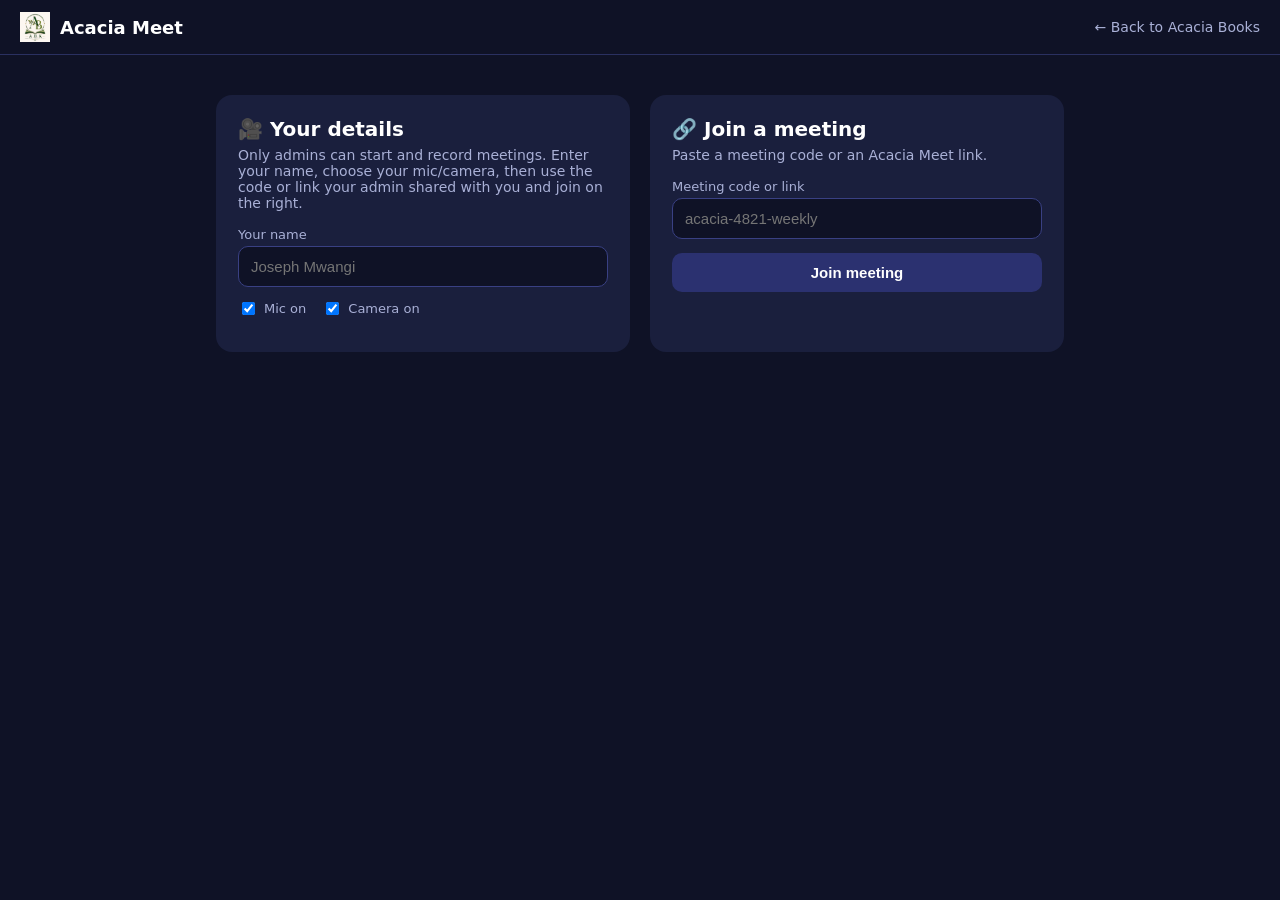
<file: meet.html>
<!DOCTYPE html>
<html lang="en">
<head>
<meta charset="UTF-8">
<title>Acacia Meet</title>
<meta name="viewport" content="width=device-width,initial-scale=1">
<link rel="icon" href="acaciabooks-logo.png">
<style>
:root{--bg:#0f1226;--card:#1a1f3d;--ink:#fff;--mute:#a9b0d6;--brand:#6d28d9;--brand2:#7c3aed;--ok:#16a34a}
*{box-sizing:border-box}body{margin:0;font-family:system-ui,Segoe UI,Roboto,sans-serif;background:var(--bg);color:var(--ink);min-height:100vh}
header{display:flex;align-items:center;gap:10px;padding:12px 20px;border-bottom:1px solid #2a3060}
header img{height:30px}header b{font-size:18px}header a{margin-left:auto;color:var(--mute);text-decoration:none;font-size:14px}
#lobby{max-width:880px;margin:40px auto;padding:0 16px;display:grid;grid-template-columns:1fr 1fr;gap:20px}
@media(max-width:700px){#lobby{grid-template-columns:1fr}}
.card{background:var(--card);border-radius:16px;padding:22px}
h2{margin:0 0 6px;font-size:20px}p.s{margin:0 0 16px;color:var(--mute);font-size:14px}
label{display:block;font-size:13px;color:var(--mute);margin:10px 0 4px}
input{width:100%;padding:11px 12px;border-radius:10px;border:1px solid #394083;background:#0f1226;color:#fff;font-size:15px}
button{cursor:pointer;border:0;border-radius:10px;padding:11px 16px;font-size:15px;font-weight:600;color:#fff;background:var(--brand);width:100%;margin-top:14px}
button:hover{background:var(--brand2)}button.alt{background:#2b3170}
.opts{display:flex;gap:16px;margin-top:12px;font-size:14px;color:var(--mute)}.opts label{display:flex;gap:6px;align-items:center;margin:0}.opts input{width:auto}
#link{margin-top:12px;font-size:13px;color:var(--mute);word-break:break-all}
#room{display:none;position:fixed;inset:0;top:55px;background:#000;flex-direction:column}
#bar{display:flex;gap:8px;align-items:center;padding:8px 14px;background:#12162f;font-size:14px}
#bar span{color:var(--mute)}#bar button{width:auto;margin:0;padding:7px 12px;font-size:13px}
#stage{flex:1;display:flex;min-height:0}
#grid{flex:1;display:grid;gap:8px;padding:8px;min-width:0;min-height:0;grid-template-columns:repeat(var(--cols,1),minmax(0,1fr));grid-auto-rows:minmax(0,1fr)}
#grid.spot{display:flex;flex-wrap:wrap;align-content:flex-start;overflow:auto}
#grid.spot .tile{flex:0 0 180px;height:110px}
#grid.spot .tile.main{flex:1 1 100%;height:calc(100% - 126px);min-height:200px}
.tile{position:relative;background:#14183a;border-radius:12px;overflow:hidden;border:2px solid transparent;min-height:0}
.tile.speaking{border-color:#22c55e}
.tile video{width:100%;height:100%;object-fit:cover;background:#000;display:block}
.tile.share video{object-fit:contain}
.tile.mine video{transform:scaleX(-1)}.tile.mine.share video{transform:none}
.tile .av{position:absolute;inset:0;display:none;align-items:center;justify-content:center;background:#1c2150}
.tile.nocam .av{display:flex}
.tile .av i{width:25%;max-width:96px;min-width:44px;aspect-ratio:1;border-radius:50%;background:var(--brand);display:flex;align-items:center;justify-content:center;font-style:normal;font-size:28px;font-weight:700}
.tile .nm{position:absolute;left:8px;bottom:8px;background:rgba(0,0,0,.6);padding:3px 9px;border-radius:8px;font-size:13px;max-width:85%;white-space:nowrap;overflow:hidden;text-overflow:ellipsis}
.tile .st{position:absolute;right:8px;top:8px;display:flex;gap:4px;font-size:15px}
.tile .st span{background:rgba(0,0,0,.6);border-radius:8px;padding:2px 6px}
#side{width:320px;max-width:100%;background:#12162f;border-left:1px solid #2a3060;display:none;flex-direction:column;min-height:0}
#side.open{display:flex}
@media(max-width:700px){#side.open{position:absolute;right:0;top:0;bottom:62px;width:100%;z-index:5}}
.ph{display:flex;align-items:center;padding:10px 14px;border-bottom:1px solid #2a3060;font-weight:700}.ph button{margin:0 0 0 auto;width:auto;padding:2px 10px;background:none;font-size:18px}
#msgs{flex:1;overflow:auto;padding:10px 14px;font-size:14px}
.m{margin-bottom:10px}.m b{font-size:12px;color:var(--mute);display:block}.m span{word-break:break-word}.m.me b{color:#c4b5fd}
#cform{display:flex;gap:6px;padding:10px;border-top:1px solid #2a3060}#cform input{flex:1}#cform button{width:auto;margin:0;padding:8px 14px}
#plist{flex:1;overflow:auto;padding:6px 14px;font-size:14px}#plist div{display:flex;gap:8px;align-items:center;padding:8px 0;border-bottom:1px solid #20254d}#plist div em{margin-left:auto;font-style:normal;letter-spacing:4px}
#ctl{display:flex;justify-content:center;flex-wrap:wrap;gap:8px;padding:10px;background:#12162f;border-top:1px solid #2a3060}
#ctl button{width:auto;margin:0;padding:10px 14px;font-size:14px;background:#2b3170;position:relative}
#ctl button.off{background:#b91c1c}#ctl button.on{background:var(--brand)}#ctl button.leave{background:#dc2626}
#ctl button .bd{position:absolute;top:-6px;right:-6px;background:#ef4444;border-radius:10px;font-size:11px;padding:1px 6px;display:none}
#toast{position:fixed;left:50%;top:70px;transform:translateX(-50%);background:#1f2547;border:1px solid #394083;padding:8px 16px;border-radius:10px;font-size:14px;display:none;z-index:50}
</style>
</head>
<body>
<header><img src="acaciabooks-logo.png" alt=""><b>Acacia Meet</b><a href="index.html">← Back to Acacia Books</a></header>

<div id="lobby">
  <div class="card">
    <h2 id="cardTitle">🎥 Start a meeting</h2>
    <p class="s" id="cardSub">Video, audio, screen sharing (present), chat and hand‑raise — built into Acacia. Share the link or code to invite people.</p>
    <label>Your name</label><input id="name" placeholder="Joseph Mwangi">
    <div id="titleBox"><label>Meeting title (optional)</label><input id="title" placeholder="Weekly finance review"></div>
    <div class="opts"><label><input type="checkbox" id="mic" checked> Mic on</label><label><input type="checkbox" id="cam" checked> Camera on</label></div>
    <button id="startBtn" onclick="startMeeting()">Start new meeting</button>
    <div id="link"></div>
  </div>
  <div class="card">
    <h2>🔗 Join a meeting</h2>
    <p class="s">Paste a meeting code or an Acacia Meet link.</p>
    <label>Meeting code or link</label><input id="code" placeholder="acacia-4821-weekly">
    <button class="alt" onclick="joinMeeting()">Join meeting</button>
  </div>
  <div class="card" id="webCard" style="display:none;grid-column:1/-1">
    <h2>🎓 Training webinars</h2>
    <p class="s">Sessions your company is invited to. Register, then join here when it opens (15 minutes before the start).</p>
    <div id="webList"></div>
  </div>
</div>

<div id="room">
  <div id="bar"><b id="rtitle"></b><span id="rcode"></span>
    <button class="alt" onclick="copyLink()">Copy invite link</button><span id="rec" style="display:none;color:#f87171;margin-left:auto">● Recording</span></div>
  <div id="stage">
    <div id="grid"></div>
    <aside id="side">
      <div id="pChat" style="display:none;flex-direction:column;flex:1;min-height:0"><div class="ph">Chat<button onclick="panel('')">×</button></div><div id="msgs"></div>
        <form id="cform" onsubmit="return sendChat(event)"><input id="ctext" placeholder="Message everyone" autocomplete="off"><button type="submit">Send</button></form></div>
      <div id="pPeople" style="display:none;flex-direction:column;flex:1;min-height:0"><div class="ph">Participants<button onclick="panel('')">×</button></div><div id="plist"></div></div>
    </aside>
  </div>
  <div id="ctl">
    <button id="bMic" onclick="toggleMic()">🎤 Mic</button>
    <button id="bCam" onclick="toggleCam()">📷 Camera</button>
    <button id="bShare" onclick="toggleShare()">🖥 Present</button>
    <button id="bHand" onclick="toggleHand()">✋ Raise hand</button>
    <button id="bChat" onclick="panel('Chat')">💬 Chat<span class="bd" id="unread">0</span></button>
    <button id="bPeople" onclick="panel('People')">👥 <span id="pcount">1</span></button>
    <button id="bView" onclick="toggleView()">▦ Tile view</button>
    <button onclick="fs()">⛶</button>
    <button id="bRec" onclick="toggleRec()" style="display:none">⏺ Record</button>
    <button class="leave" onclick="leave()">Leave</button>
  </div>
</div>
<div id="toast"></div>

<script>
// ---- Settings ----
// Acacia Meet is built in: browser-to-browser WebRTC video, signalling over your Supabase Realtime.
// STUN works for most networks. Add a TURN server below for people behind strict firewalls / corporate networks.
var ICE={iceServers:[
  {urls:["stun:stun.l.google.com:19302","stun:stun1.l.google.com:19302"]}
  // ,{urls:"turn:turn.yourdomain.com:3478",username:"user",credential:"pass"}
]};
var SUPA_URL="https://xglsampckermarjpczdf.supabase.co",SUPA_KEY="sb_publishable_x-dPR7pzhvJgag9soW0I8w_yfKTmi6A";
var current="",title0="Acacia Meeting";

function $(i){return document.getElementById(i)}
function slug(s){return (s||"").toLowerCase().replace(/[^a-z0-9]+/g,"-").replace(/^-|-$/g,"").slice(0,30)}
function roomFromInput(v){
  v=(v||"").trim();
  try{var u=new URL(v);var r=u.searchParams.get("room")||u.hash.replace("#","");if(r)v=r}catch(e){}
  return v.replace(/[^A-Za-z0-9\-_]/g,"");
}
function inviteLink(code){return location.origin+location.pathname+"?room="+encodeURIComponent(code)}
function esc(s){return String(s==null?"":s).replace(/[&<>"']/g,function(c){return {"&":"&amp;","<":"&lt;",">":"&gt;",'"':"&quot;","'":"&#39;"}[c]})}
function me(){try{var u=JSON.parse(localStorage.getItem("loggedInUser")||"null");if(u&&(u.email||u.username))return u;var c=JSON.parse(localStorage.getItem("acaciaCrmSession")||"null");if(c){c=c.user||c;return {username:c.fullName||c.name||c.email,email:c.email||c.username,companyId:c.companyId||c.company_id,role:c.role}}return u||{}}catch(e){return {}}}
function isAdmin(){var u=me();return !!(u.companyId||u.company_id)&&/^(admin|owner|administrator)$/i.test(String(u.role||""))||u.isAdmin===true}
function rpc(fn,args){return fetch(SUPA_URL+"/rest/v1/rpc/"+fn,{method:"POST",headers:{"Content-Type":"application/json",apikey:SUPA_KEY,Authorization:"Bearer "+SUPA_KEY},body:JSON.stringify(args)}).then(function(r){return r.ok?r.json():r.json().then(function(e){throw new Error(e.message||"Request failed")})})}
function who(){var u=me();return {c:String(u.companyId||u.company_id||""),l:String(u.loginId||u.login_id||u.username||u.email||"")}}
var tT=null;function toast(m){var t=$("toast");t.textContent=m;t.style.display="block";clearTimeout(tT);tT=setTimeout(function(){t.style.display="none"},3500)}

/* ================= lobby actions (unchanged behaviour) ================= */
function startMeeting(){
  if(!isAdmin()){alert("Only an admin can start a meeting. Ask your admin for a meeting code or link, then use Join.");return}
  var t=slug($("title").value),w=who();
  var code="acacia-"+Math.floor(1000+Math.random()*9000)+(t?"-"+t:"");
  var title=$("title").value.trim()||"Acacia Meeting";
  rpc("acx_meet_start",{p_company:w.c,p_login:w.l,p_title:title,p_room:code}).then(function(){open_(code,title)},function(e){alert("Could not start the meeting: "+e.message)});
}
function joinMeeting(){
  var code=roomFromInput($("code").value);
  if(!code){alert("Enter a meeting code or link.");return}
  open_(code,"Acacia Meeting");
}
function copyLink(){
  var l=inviteLink(current);
  (navigator.clipboard?navigator.clipboard.writeText(l):Promise.reject()).then(function(){toast("Invite link copied")},function(){prompt("Copy this invite link:",l)});
}

/* ================= meeting engine ================= */
var ME={id:"u"+Date.now().toString(36)+Math.random().toString(36).slice(2,8),name:"Guest",mic:false,cam:false,hand:false,share:false};
var sb=null,chan=null,peers={},tiles={};
var micTrack=null,camTrack=null,screenTrack=null,screenStream=null;
var forceGrid=false,unread=0,panelOpen="",joined=false;
var actx=null,speakTimer=null,rec=null;

function loadSupabase(cb){
  if(window.supabase&&window.supabase.createClient)return cb();
  var s=document.createElement("script");s.src="https://cdn.jsdelivr.net/npm/@supabase/supabase-js@2/dist/umd/supabase.js";
  s.onload=cb;s.onerror=function(){alert("Could not load the meeting service. Check your internet connection.")};
  document.head.appendChild(s);
}
function meta(){return {name:ME.name,mic:ME.mic,cam:ME.cam,hand:ME.hand,share:ME.share}}
function pushMeta(){if(chan&&joined)chan.track(meta()); render()}

async function getMedia(wantMic,wantCam){
  var out={a:null,v:null};
  try{var s=await navigator.mediaDevices.getUserMedia({audio:{echoCancellation:true,noiseSuppression:true,autoGainControl:true}});out.a=s.getAudioTracks()[0]}catch(e){}
  if(wantCam){try{var v=await navigator.mediaDevices.getUserMedia({video:{width:{ideal:1280},height:{ideal:720},frameRate:{ideal:24}}});out.v=v.getVideoTracks()[0]}catch(e){}}
  return out;
}

function open_(code,title){
  if(!navigator.mediaDevices||!navigator.mediaDevices.getUserMedia){alert("Your browser can't access the camera/microphone here. Open this page over https:// in an up-to-date browser.");return}
  var name=$("name").value.trim()||"Guest";
  localStorage.setItem("acaciaMeetName",name);
  current=code;title0=title;ME.name=name;
  var wantMic=$("mic").checked,wantCam=$("cam").checked;
  getMedia(wantMic,wantCam).then(function(m){
    micTrack=m.a;camTrack=m.v;
    if(micTrack)micTrack.enabled=wantMic;
    ME.mic=!!(micTrack&&micTrack.enabled);ME.cam=!!camTrack;
    if(!micTrack)toast("No microphone found or permission denied — you can still listen and chat.");
    $("lobby").style.display="none";$("room").style.display="flex";
    $("rtitle").textContent=title;$("rcode").textContent="Code: "+current;
    $("bRec").style.display=isAdmin()?"":"none";
    history.replaceState(null,"","?room="+encodeURIComponent(current));
    unread=0;$("msgs").innerHTML="";
    render();
    loadSupabase(connect);
  });
}

function connect(){
  sb=sb||window.supabase.createClient(SUPA_URL,SUPA_KEY,{realtime:{params:{eventsPerSecond:20}}});
  chan=sb.channel("acx-meet-"+current,{config:{broadcast:{self:false},presence:{key:ME.id}}});
  chan.on("broadcast",{event:"sig"},function(m){onSig(m.payload)});
  chan.on("broadcast",{event:"chat"},function(m){onChat(m.payload)});
  chan.on("presence",{event:"sync"},syncPeople);
  chan.subscribe(function(status){
    if(status==="SUBSCRIBED"){joined=true;chan.track(meta());render()}
    else if(status==="CHANNEL_ERROR"||status==="TIMED_OUT"){toast("Could not reach the meeting service. Check your connection.")}
  });
  startSpeakerWatch();
}

/* ---- participants (presence) ---- */
function syncPeople(){
  var st=chan.presenceState(),seen={};
  Object.keys(st).forEach(function(id){
    if(id===ME.id)return;
    var m=(st[id]&&st[id][st[id].length-1])||{};seen[id]=1;
    var p=peers[id]||makePeer(id);
    var prevHand=p.meta&&p.meta.hand;
    p.meta=m;
    if(m.hand&&!prevHand)toast("✋ "+(m.name||"Someone")+" raised a hand");
  });
  Object.keys(peers).forEach(function(id){if(!seen[id])dropPeer(id)});
  render();
}

/* ---- WebRTC (perfect negotiation) ---- */
function makePeer(id){
  var pc=new RTCPeerConnection(ICE);
  var p={id:id,pc:pc,meta:{},stream:new MediaStream(),makingOffer:false,ignoreOffer:false,polite:ME.id>id,pend:[]};
  peers[id]=p;
  pc.ontrack=function(e){
    p.stream.addTrack(e.track);
    if(e.track.kind==="audio"){watchAudio(id,p.stream);if(rec)recAddStream(p.stream)}
    render();
  };
  pc.onicecandidate=function(e){if(e.candidate)sendSig(id,{cand:e.candidate.toJSON()})};
  pc.onnegotiationneeded=async function(){
    try{p.makingOffer=true;await pc.setLocalDescription();sendSig(id,{desc:plainDesc(pc.localDescription)})}
    catch(e){console.warn(e)}finally{p.makingOffer=false}
  };
  pc.onconnectionstatechange=function(){
    if(pc.connectionState==="failed"){try{pc.restartIce()}catch(e){}}
    if(pc.connectionState==="connected"||pc.connectionState==="failed")render();
  };
  if(ME.id<id){                                   // the lower id opens the call; the other side answers
    var ta=pc.addTransceiver("audio",{direction:"sendrecv"}),tv=pc.addTransceiver("video",{direction:"sendrecv"});
    ta.sender.replaceTrack(micTrack||null).catch(function(){});
    tv.sender.replaceTrack(outVideo()||null).catch(function(){});
  }
  return p;
}
function plainDesc(d){return {type:d.type,sdp:d.sdp}}
function outVideo(){return screenTrack||camTrack}
function attachLocal(p){
  p.pc.getTransceivers().forEach(function(t){
    var k=t.receiver&&t.receiver.track&&t.receiver.track.kind;
    if(k==="audio"){t.direction="sendrecv";t.sender.replaceTrack(micTrack||null).catch(function(){})}
    else if(k==="video"){t.direction="sendrecv";t.sender.replaceTrack(outVideo()||null).catch(function(){})}
  });
}
function setOutVideo(track){
  Object.keys(peers).forEach(function(id){
    peers[id].pc.getTransceivers().forEach(function(t){
      if(t.receiver&&t.receiver.track&&t.receiver.track.kind==="video"&&t.direction==="sendrecv")t.sender.replaceTrack(track||null).catch(function(){});
    });
  });
}
function sendSig(to,body){body.from=ME.id;body.to=to;if(chan)chan.send({type:"broadcast",event:"sig",payload:body})}
async function onSig(m){
  if(!m||m.to!==ME.id)return;
  var p=peers[m.from]||makePeer(m.from),pc=p.pc;
  try{
    if(m.desc){
      var collision=m.desc.type==="offer"&&(p.makingOffer||pc.signalingState!=="stable");
      p.ignoreOffer=!p.polite&&collision;
      if(p.ignoreOffer)return;
      await pc.setRemoteDescription(m.desc);
      while(p.pend.length){try{await pc.addIceCandidate(p.pend.shift())}catch(e){}}
      if(m.desc.type==="offer"){attachLocal(p);await pc.setLocalDescription();sendSig(m.from,{desc:plainDesc(pc.localDescription)})}
    }else if(m.cand){
      if(!pc.remoteDescription){p.pend.push(m.cand);return}
      try{await pc.addIceCandidate(m.cand)}catch(e){if(!p.ignoreOffer)console.warn(e)}
    }
  }catch(e){console.warn("signal error",e)}
}
function dropPeer(id){
  var p=peers[id];if(!p)return;
  try{p.pc.close()}catch(e){}
  delete peers[id];
  if(tiles[id]){tiles[id].el.remove();delete tiles[id]}
  if(tiles[id+":a"]){delete tiles[id+":a"]}
}

/* ---- controls ---- */
function toggleMic(){
  if(!micTrack){toast("No microphone available");return}
  micTrack.enabled=!micTrack.enabled;ME.mic=micTrack.enabled;pushMeta();
}
async function toggleCam(){
  if(ME.cam){
    if(camTrack){camTrack.stop();camTrack=null}
    ME.cam=false;if(!screenTrack)setOutVideo(null);
  }else{
    try{
      var s=await navigator.mediaDevices.getUserMedia({video:{width:{ideal:1280},height:{ideal:720},frameRate:{ideal:24}}});
      camTrack=s.getVideoTracks()[0];ME.cam=true;if(!screenTrack)setOutVideo(camTrack);
    }catch(e){toast("Could not start the camera — check permissions.");return}
  }
  pushMeta();
}
async function toggleShare(){
  if(ME.share){stopShare();return}
  if(!navigator.mediaDevices.getDisplayMedia){toast("Screen sharing isn't supported on this device/browser.");return}
  try{
    screenStream=await navigator.mediaDevices.getDisplayMedia({video:{frameRate:{ideal:15}},audio:false});
    screenTrack=screenStream.getVideoTracks()[0];
    screenTrack.onended=stopShare;
    ME.share=true;setOutVideo(screenTrack);pushMeta();
  }catch(e){}
}
function stopShare(){
  if(screenTrack){try{screenTrack.stop()}catch(e){}}
  screenTrack=null;screenStream=null;ME.share=false;
  setOutVideo(camTrack||null);pushMeta();
}
function toggleHand(){ME.hand=!ME.hand;pushMeta()}
function toggleView(){forceGrid=!forceGrid;render()}
function fs(){var el=$("room");if(document.fullscreenElement)document.exitFullscreen();else if(el.requestFullscreen)el.requestFullscreen()}
function panel(name){
  panelOpen=(panelOpen===name?"":name);
  $("side").className=panelOpen?"open":"";
  $("pChat").style.display=panelOpen==="Chat"?"flex":"none";
  $("pPeople").style.display=panelOpen==="People"?"flex":"none";
  if(panelOpen==="Chat"){unread=0;$("unread").style.display="none";setTimeout(function(){$("ctext").focus()},50)}
  render();
}

/* ---- chat ---- */
function addMsg(name,text,mine){
  var d=document.createElement("div");d.className="m"+(mine?" me":"");
  d.innerHTML="<b>"+esc(mine?"You":name)+"</b><span>"+esc(text)+"</span>";
  var box=$("msgs");box.appendChild(d);box.scrollTop=box.scrollHeight;
}
function sendChat(e){
  e.preventDefault();var t=$("ctext").value.trim();if(!t||!chan)return false;
  chan.send({type:"broadcast",event:"chat",payload:{from:ME.id,name:ME.name,text:t.slice(0,1000)}});
  addMsg(ME.name,t,true);$("ctext").value="";return false;
}
function onChat(m){
  if(!m||!m.text)return;addMsg(m.name||"Guest",m.text,false);
  if(panelOpen!=="Chat"){unread++;var b=$("unread");b.textContent=unread;b.style.display="inline"}
}

/* ---- rendering ---- */
function initials(n){n=(n||"?").trim().split(/\s+/);return ((n[0]||"?")[0]+((n[1]||"")[0]||"")).toUpperCase()}
function tileFor(id){
  if(tiles[id])return tiles[id];
  var el=document.createElement("div");el.className="tile";
  el.innerHTML='<video autoplay playsinline></video><div class="av"><i></i></div><div class="nm"></div><div class="st"></div>';
  var t={el:el,v:el.querySelector("video"),av:el.querySelector(".av i"),nm:el.querySelector(".nm"),st:el.querySelector(".st")};
  tiles[id]=t;$("grid").appendChild(el);return t;
}
function render(){
  if(!$("grid"))return;
  var ids=[ME.id].concat(Object.keys(peers)),grid=$("grid");
  var sharer=null;
  ids.forEach(function(id){var m=id===ME.id?meta():peers[id].meta;if(m&&m.share&&!sharer)sharer=id});
  var spot=!!sharer&&!forceGrid;
  grid.className=spot?"spot":"";
  grid.style.setProperty("--cols",Math.min(ids.length,innerWidth<700?(ids.length>2?2:1):Math.ceil(Math.sqrt(ids.length))));
  ids.forEach(function(id){
    var mine=id===ME.id,m=mine?meta():(peers[id].meta||{}),t=tileFor(id);
    var stream=mine?localView():peers[id].stream;
    if(t.v.srcObject!==stream)t.v.srcObject=stream;
    t.v.muted=mine;
    var hasVid=mine?!!(ME.share?screenTrack:camTrack):(!!m.cam||!!m.share);
    t.el.className="tile"+(mine?" mine":"")+(m.share?" share":"")+(hasVid?"":" nocam")+(spot&&id===sharer?" main":"")+(t.el.classList.contains("speaking")?" speaking":"");
    t.av.textContent=initials(m.name||(mine?ME.name:"Guest"));
    t.nm.textContent=(m.name||"Guest")+(mine?" (You)":"");
    t.st.innerHTML=(m.hand?"<span>✋</span>":"")+(m.share?"<span>🖥</span>":"")+(m.mic?"":"<span>🔇</span>");
    if(t.v.paused){var pr=t.v.play();if(pr&&pr.catch)pr.catch(function(){})}
  });
  Object.keys(tiles).forEach(function(id){if(id.indexOf(":")<0&&id!==ME.id&&!peers[id]){tiles[id].el.remove();delete tiles[id]}});
  $("bMic").className=ME.mic?"on":"off";$("bMic").textContent=ME.mic?"🎤 Mic":"🔇 Unmute";
  $("bCam").className=ME.cam?"on":"off";$("bCam").textContent=ME.cam?"📷 Camera":"🚫 Start camera";
  $("bShare").className=ME.share?"on":"";$("bShare").textContent=ME.share?"⏹ Stop presenting":"🖥 Present";
  $("bHand").className=ME.hand?"on":"";$("bHand").textContent=ME.hand?"✋ Lower hand":"✋ Raise hand";
  $("bView").textContent=forceGrid?"◧ Speaker view":"▦ Tile view";
  $("pcount").textContent=ids.length;
  if(panelOpen==="People"){
    $("plist").innerHTML=ids.map(function(id){var m=id===ME.id?meta():(peers[id].meta||{});
      return "<div><b>"+esc(m.name||"Guest")+(id===ME.id?" (You)":"")+"</b><em>"+(m.hand?"✋":"")+(m.mic?"🎤":"🔇")+(m.cam?"📷":"")+(m.share?"🖥":"")+"</em></div>"}).join("");
  }
}
var lv=null;
function localView(){
  var tr=ME.share?screenTrack:camTrack;
  if(!lv)lv=new MediaStream();
  var cur=lv.getVideoTracks()[0];
  if(cur!==tr){if(cur)lv.removeTrack(cur);if(tr)lv.addTrack(tr)}
  return lv;
}

/* ---- active speaker highlight ---- */
var analysers={};
function ac(){if(!actx){var C=window.AudioContext||window.webkitAudioContext;if(C)actx=new C()}if(actx&&actx.state==="suspended")actx.resume();return actx}
function watchAudio(id,stream){
  var c=ac();if(!c||!stream.getAudioTracks().length)return;
  try{var src=c.createMediaStreamSource(new MediaStream(stream.getAudioTracks())),an=c.createAnalyser();an.fftSize=512;src.connect(an);analysers[id]={an:an,buf:new Uint8Array(an.fftSize)}}catch(e){}
}
function startSpeakerWatch(){
  clearInterval(speakTimer);
  if(micTrack)watchAudio(ME.id,new MediaStream([micTrack]));
  speakTimer=setInterval(function(){
    var best=null,bl=14;
    Object.keys(analysers).forEach(function(id){
      var a=analysers[id];if(id===ME.id&&!ME.mic)return;
      a.an.getByteTimeDomainData(a.buf);var s=0;for(var i=0;i<a.buf.length;i++){var v=a.buf[i]-128;s+=v*v}
      var l=Math.sqrt(s/a.buf.length);if(l>bl){bl=l;best=id}
    });
    Object.keys(tiles).forEach(function(id){tiles[id].el.classList.toggle("speaking",id===best)});
  },300);
}

/* ---- recording (admins): composite of the meeting grid + mixed audio, saved as .webm ---- */
function recAddStream(st){try{if(rec&&st.getAudioTracks().length)actx.createMediaStreamSource(new MediaStream(st.getAudioTracks())).connect(rec.dest)}catch(e){}}
function toggleRec(){rec?stopRec():startRec()}
function startRec(){
  if(!window.MediaRecorder){toast("Recording isn't supported in this browser.");return}
  var c=ac();if(!c)return;
  var cv=document.createElement("canvas");cv.width=1280;cv.height=720;var cx=cv.getContext("2d");
  var dest=c.createMediaStreamDestination();
  if(micTrack)c.createMediaStreamSource(new MediaStream([micTrack])).connect(dest);
  var out=cv.captureStream(10);dest.stream.getAudioTracks().forEach(function(t){out.addTrack(t)});
  var mt=["video/webm;codecs=vp9,opus","video/webm;codecs=vp8,opus","video/webm"].filter(function(t){return MediaRecorder.isTypeSupported(t)})[0]||"";
  var mr=new MediaRecorder(out,mt?{mimeType:mt}:{}),chunks=[];
  mr.ondataavailable=function(e){if(e.data&&e.data.size)chunks.push(e.data)};
  mr.onstop=function(){
    var b=new Blob(chunks,{type:"video/webm"}),a=document.createElement("a");a.href=URL.createObjectURL(b);
    a.download=current+"-"+new Date().toISOString().slice(0,16).replace(/[:T]/g,"-")+".webm";document.body.appendChild(a);a.click();setTimeout(function(){a.remove();URL.revokeObjectURL(a.href)},2000);
  };
  rec={mr:mr,dest:dest,cv:cv,timer:setInterval(function(){
    var vids=[].slice.call($("grid").querySelectorAll(".tile")),n=vids.length||1,cols=Math.ceil(Math.sqrt(n)),rows=Math.ceil(n/cols),w=1280/cols,h=720/rows;
    cx.fillStyle="#0f1226";cx.fillRect(0,0,1280,720);
    vids.forEach(function(t,i){
      var x=(i%cols)*w,y=Math.floor(i/cols)*h,v=t.querySelector("video");
      if(!t.classList.contains("nocam")&&v.videoWidth){
        var r=Math.min(w/v.videoWidth,h/v.videoHeight),dw=v.videoWidth*r,dh=v.videoHeight*r;cx.drawImage(v,x+(w-dw)/2,y+(h-dh)/2,dw,dh);
      }else{cx.fillStyle="#1c2150";cx.fillRect(x+2,y+2,w-4,h-4)}
      cx.fillStyle="#fff";cx.font="18px sans-serif";cx.fillText(t.querySelector(".nm").textContent,x+12,y+h-14);
    });
  },100)};
  Object.keys(peers).forEach(function(id){recAddStream(peers[id].stream)});
  mr.start(2000);
  $("rec").style.display="inline";$("bRec").textContent="⏹ Stop recording";$("bRec").className="off";
  var w=who();rpc("acx_meet_record",{p_company:w.c,p_login:w.l,p_room:current,p_on:true}).catch(function(){});
}
function stopRec(){
  if(!rec)return;clearInterval(rec.timer);try{rec.mr.stop()}catch(e){}rec=null;
  $("rec").style.display="none";$("bRec").textContent="⏺ Record";$("bRec").className="";
  var w=who();rpc("acx_meet_record",{p_company:w.c,p_login:w.l,p_room:current,p_on:false}).catch(function(){});
}

/* ---- leave ---- */
function leave(){
  if(rec)stopRec();
  if(isAdmin()&&current){var w=who();rpc("acx_meet_end",{p_company:w.c,p_login:w.l,p_room:current}).catch(function(){})}
  clearInterval(speakTimer);
  Object.keys(peers).forEach(dropPeer);
  [micTrack,camTrack,screenTrack].forEach(function(t){if(t){try{t.stop()}catch(e){}}});
  micTrack=camTrack=screenTrack=screenStream=null;lv=null;analysers={};
  ME.mic=ME.cam=ME.hand=ME.share=false;joined=false;
  if(chan){try{chan.untrack();}catch(e){}try{sb.removeChannel(chan)}catch(e){}chan=null}
  Object.keys(tiles).forEach(function(id){tiles[id].el.remove()});tiles={};
  panelOpen="";$("side").className="";
  $("room").style.display="none";$("lobby").style.display="grid";
  history.replaceState(null,"",location.pathname);
}
window.addEventListener("beforeunload",function(){if(joined){try{chan.untrack()}catch(e){}}});
window.addEventListener("resize",function(){if(joined)render()});

if(!isAdmin()){$("cardTitle").textContent="🎥 Your details";$("cardSub").textContent="Only admins can start and record meetings. Enter your name, choose your mic/camera, then use the code or link your admin shared with you and join on the right.";$("titleBox").style.display="none";$("startBtn").style.display="none"}
/* ================= training webinars (registered in the bell, joined here) ================= */
var WEB=[],WREG=[];
function wLogin(){var u=me();return String(u.email||u.username||u.loginId||u.login_id||"").toLowerCase()}
function wCompany(){var u=me();return String(u.companyId||u.company_id||"")}
function wH(){return {"Content-Type":"application/json",apikey:SUPA_KEY,Authorization:"Bearer "+SUPA_KEY}}
function wEnd(x){return new Date(x.starts_at).getTime()+(x.duration_min||60)*60000}
function wRoom(x){var m=/[?&]room=([^&#]+)/.exec(x.join_url||"");return m?decodeURIComponent(m[1]):""}
function wFmt(d){return new Date(d).toLocaleString([],{dateStyle:"medium",timeStyle:"short"})}
function loadWebinars(){
  var lid=wLogin(),co=wCompany().toLowerCase();if(!lid)return;
  Promise.all([
    fetch(SUPA_URL+"/rest/v1/acacia_webinars?status=eq.scheduled&order=starts_at.asc&limit=50",{headers:wH()}).then(function(r){return r.ok?r.json():[]}).catch(function(){return []}),
    rpc("acx_my_webinars",{p_login:lid}).catch(function(){return []})
  ]).then(function(r){
    WREG=(r[1]||[]).map(function(x){return String(x&&x.webinar_id?x.webinar_id:x)});
    WEB=(r[0]||[]).filter(function(x){
      var ids=(x.company_ids||[]).map(function(c){return String(c).toLowerCase()});
      return wEnd(x)>Date.now()&&(!ids.length||ids.indexOf(co)>-1);
    });
    drawWebinars();
  });
}
function drawWebinars(){
  var box=$("webCard");if(!box)return;
  if(!WEB.length){box.style.display="none";return}
  box.style.display="";
  $("webList").innerHTML=WEB.map(function(x){
    var reg=WREG.indexOf(String(x.id))>-1,opens=new Date(x.starts_at).getTime()-15*60000,isOpen=Date.now()>=opens,room=wRoom(x),btn;
    if(!reg)btn='<button class="alt" onclick="webRegister(\''+x.id+'\')">Register</button>';
    else if(isOpen)btn=room?'<button onclick="webJoin(\''+x.id+'\')">📹 Join now</button>':'<a href="'+esc(x.join_url||"#")+'" target="_blank" rel="noopener"><button>📹 Join now</button></a>';
    else btn='<span class="s">✓ Registered · join opens '+wFmt(opens)+'</span>';
    return '<div style="border-top:1px solid #2a2f3a;padding:10px 0"><b>'+esc(x.title)+'</b><div class="s">'+wFmt(x.starts_at)+' · '+(x.duration_min||60)+' min'+(x.host?' · Host: '+esc(x.host):'')+'</div>'+(x.invite_note?'<div class="s" style="color:inherit">'+esc(x.invite_note)+'</div>':'')+'<div style="margin-top:6px">'+btn+'</div></div>';
  }).join("");
}
function webRegister(id){
  var u=me();
  fetch(SUPA_URL+"/rest/v1/acacia_webinar_registrations?on_conflict=webinar_id,login_id",{method:"POST",headers:Object.assign(wH(),{Prefer:"resolution=ignore-duplicates,return=minimal"}),body:JSON.stringify({webinar_id:id,login_id:wLogin(),user_name:u.fullName||u.name||u.username||"",company_id:wCompany()})})
  .then(function(r){return r.ok?null:r.text()}).then(function(err){
    if(err){toast(/full/i.test(err)?"Sorry, this session is full.":"Could not register. Try again.");return}
    WREG.push(String(id));toast("You're registered. Join opens 15 minutes before the start.");drawWebinars();
  }).catch(function(){toast("Could not reach the server.")});
}
function webJoin(id){
  var x=WEB.find(function(v){return String(v.id)===String(id)});if(!x)return;
  var n=$("name").value.trim();if(!n){toast("Enter your name above (Your name), then press Join again.");$("name").focus();return}
  $("code").value=wRoom(x);open_(wRoom(x),x.title);
}
loadWebinars();setInterval(loadWebinars,60000);
// Prefill + auto-join from invite link
$("name").value=localStorage.getItem("acaciaMeetName")||me().fullName||me().name||me().username||"";
var q=new URLSearchParams(location.search).get("room");
if(q){$("code").value=q;$("link").textContent="You were invited to: "+q+" — enter your name and press Join."}
</script>
</body>
</html>
</file>
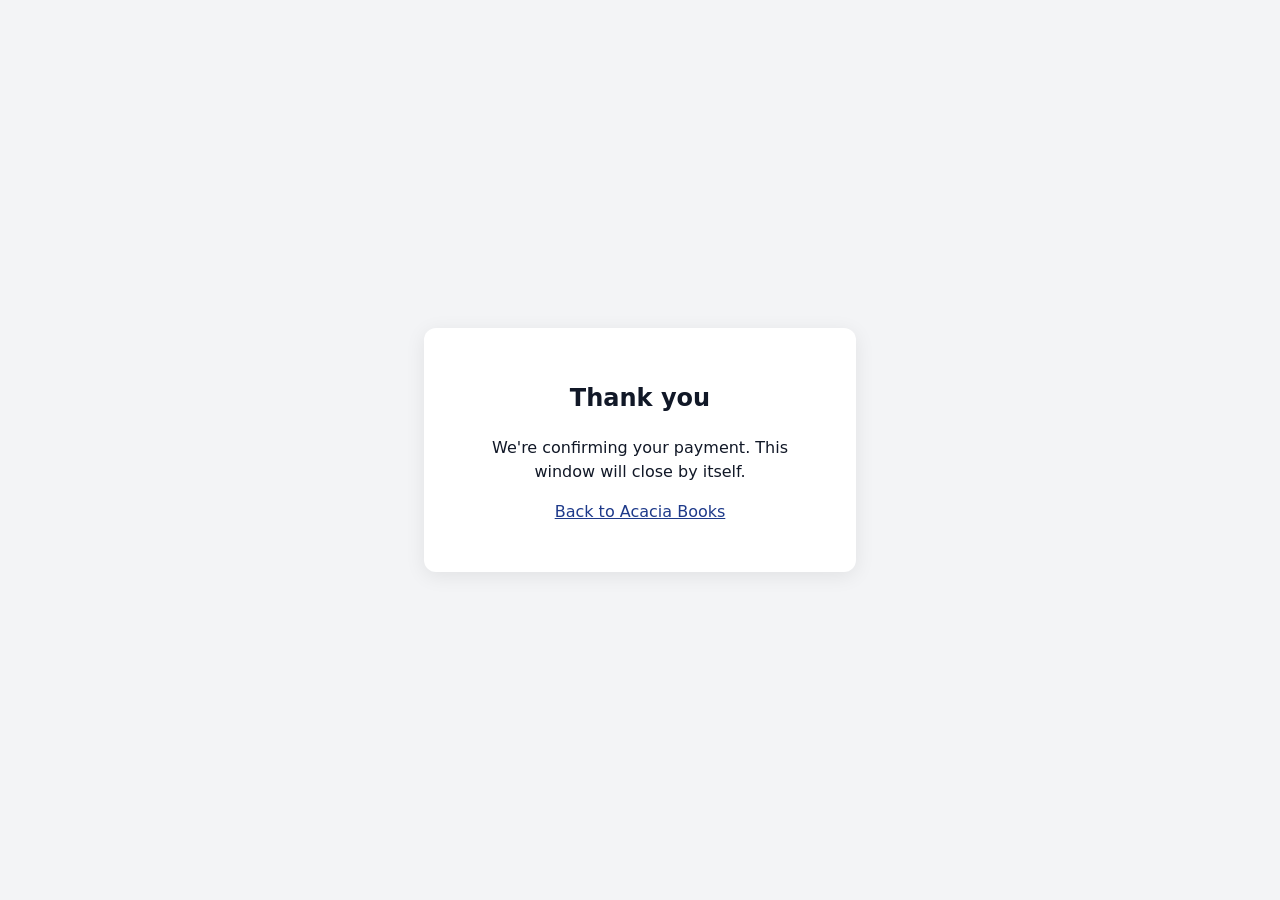
<file: pay-return.html>
<!DOCTYPE html><html lang="en"><head><meta charset="UTF-8"><meta name="viewport" content="width=device-width,initial-scale=1"><title>Payment received</title>
<style>body{font:16px/1.5 system-ui,sans-serif;display:flex;min-height:100vh;align-items:center;justify-content:center;margin:0;background:#f3f4f6;color:#111827}
.c{background:#fff;padding:32px 36px;border-radius:12px;box-shadow:0 4px 20px rgba(0,0,0,.08);text-align:center;max-width:360px}a{color:#1e3a8a}</style></head>
<body><div class="c"><h2>Thank you</h2><p>We're confirming your payment. This window will close by itself.</p><p><a href="index.html">Back to Acacia Books</a></p></div>
<script>setTimeout(function(){try{window.close()}catch(e){}},1500)</script></body></html>
</file>
